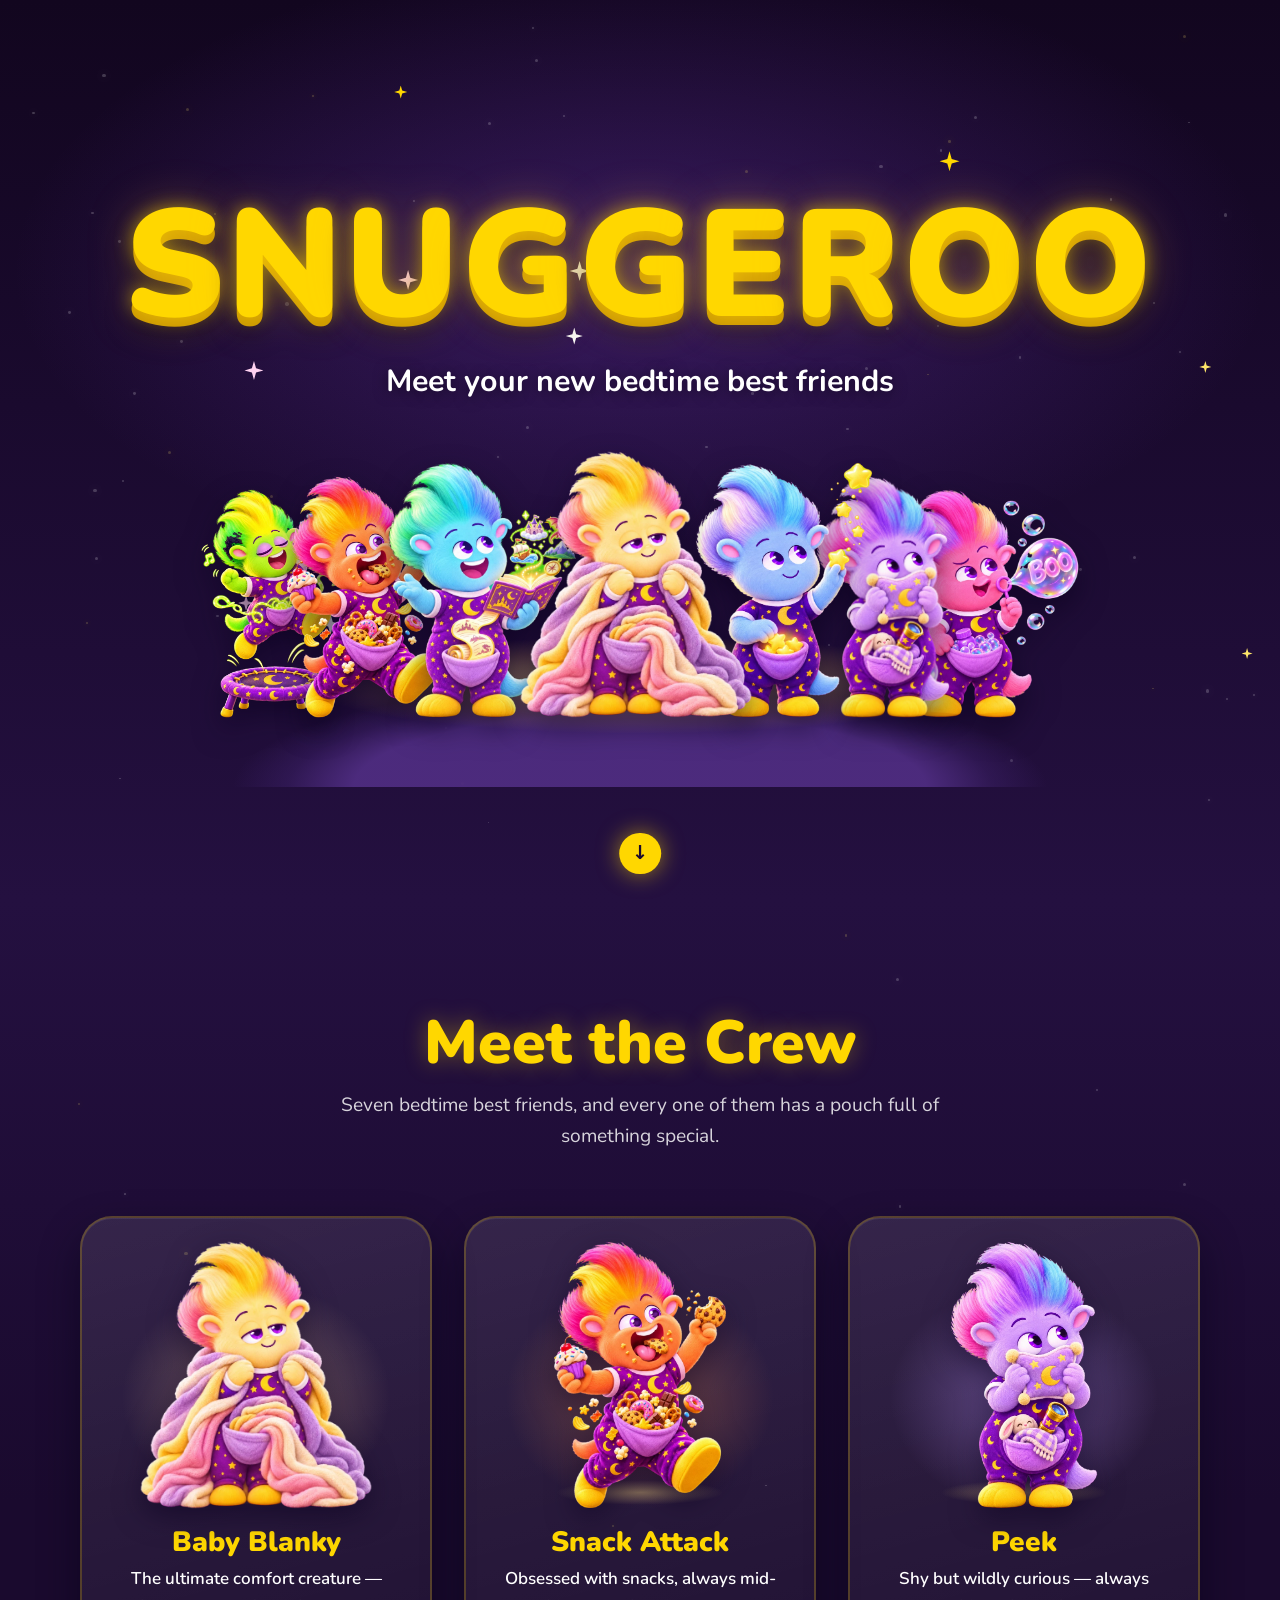
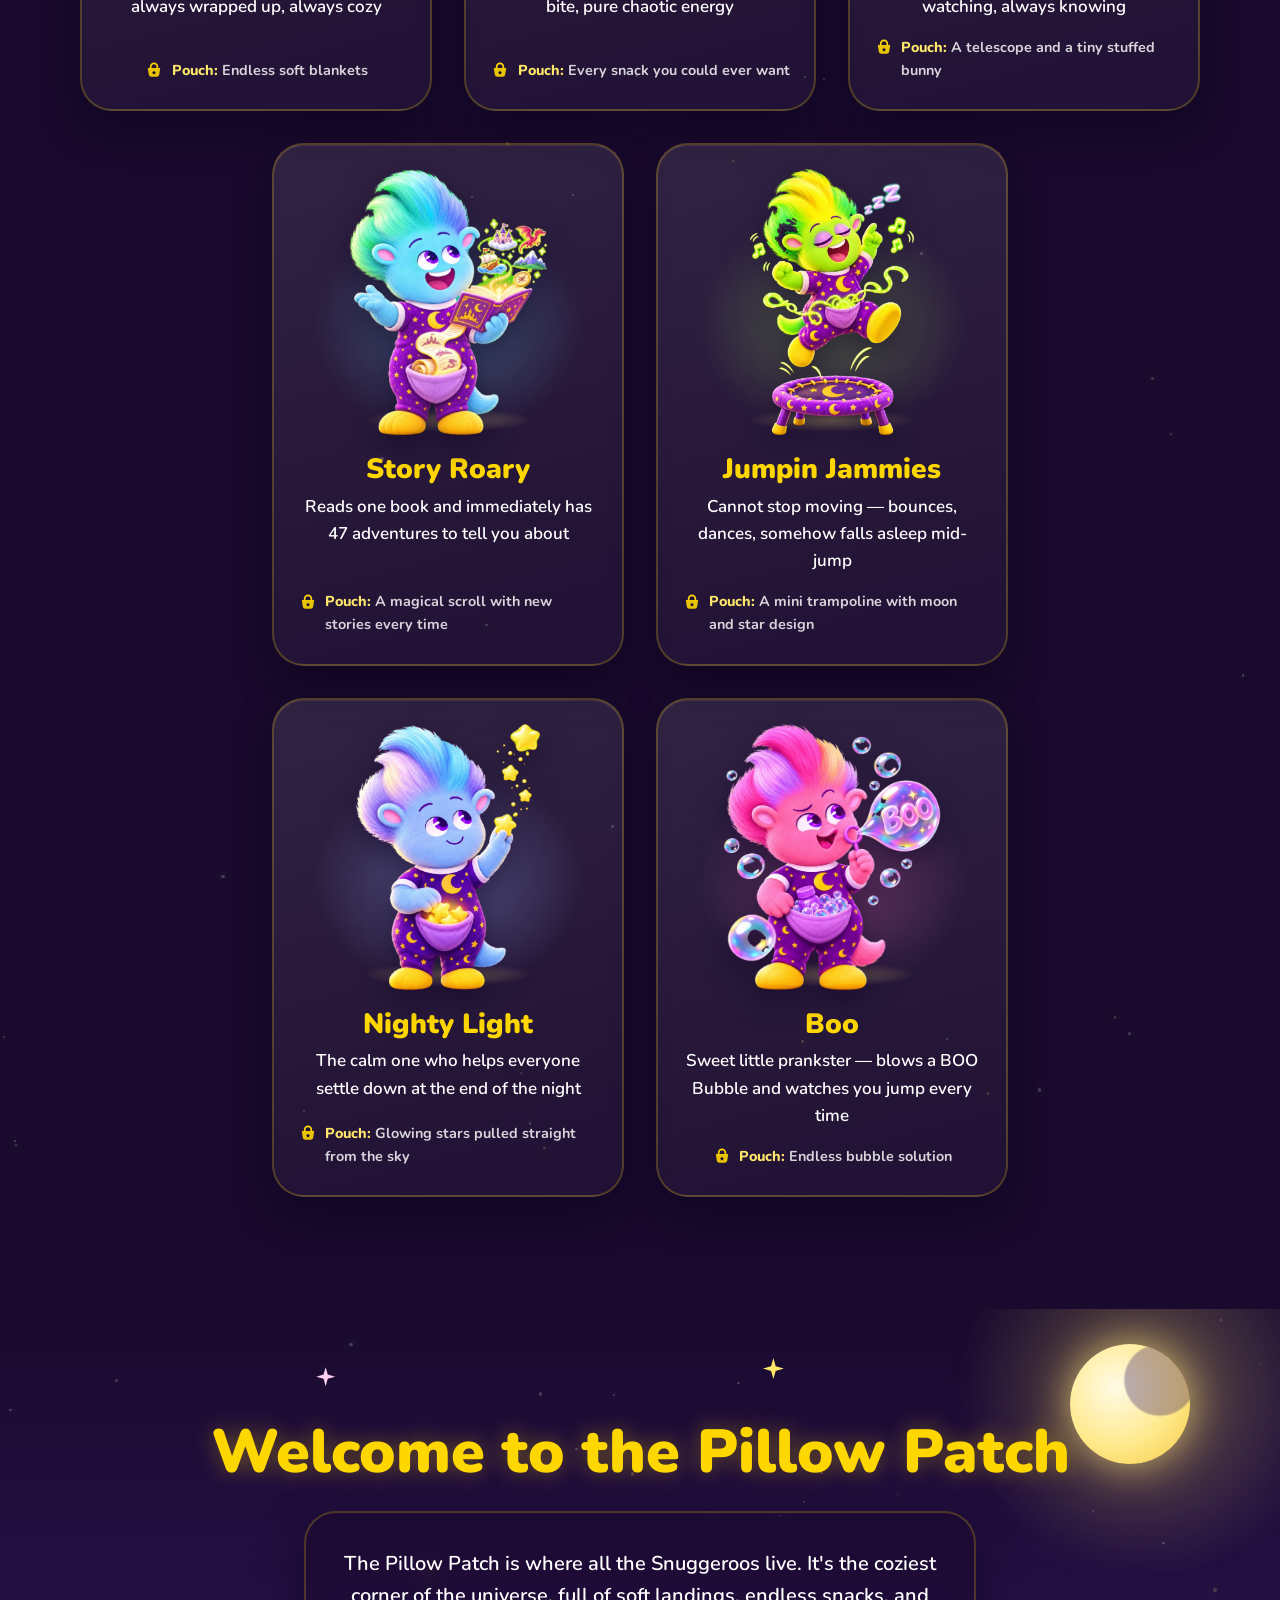
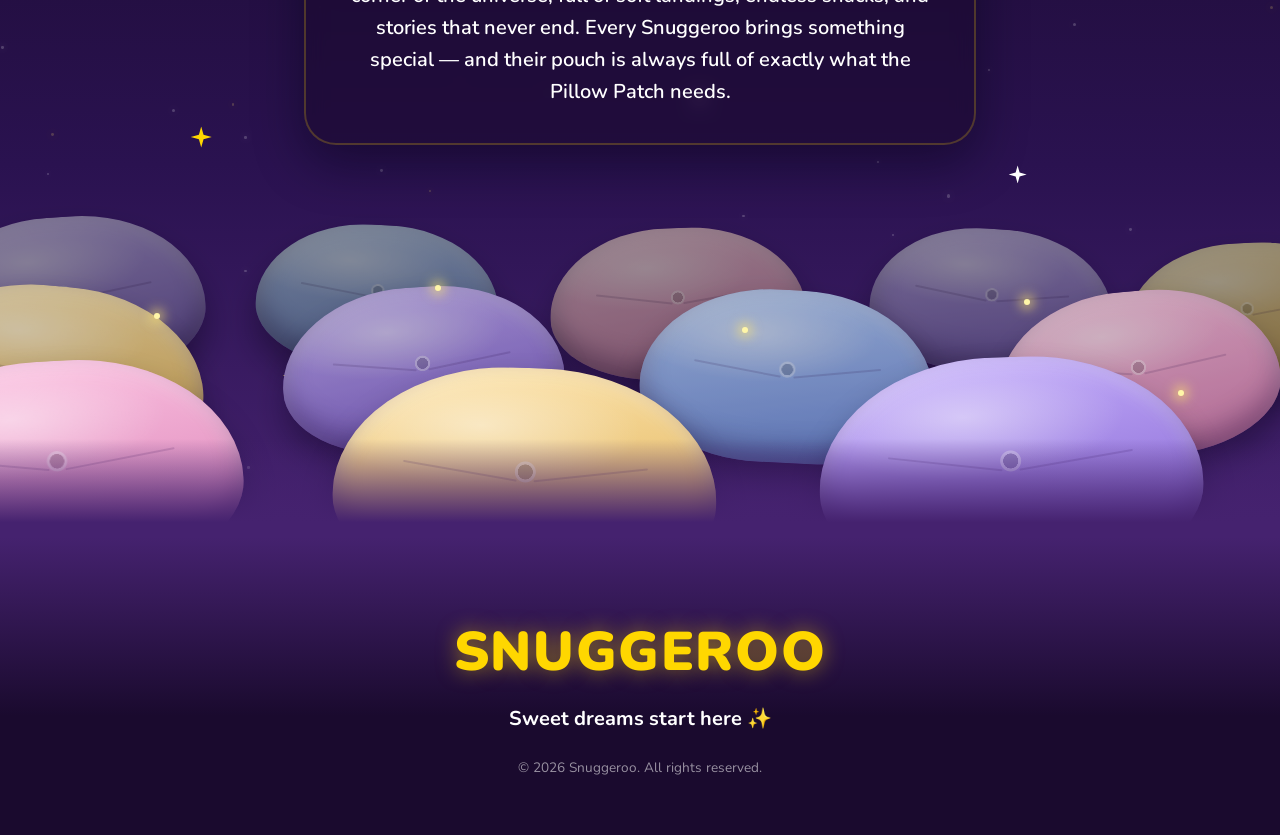
<file: index.html>
<!doctype html>
<html lang="en">
<head>
  <meta charset="utf-8">
  <meta name="viewport" content="width=device-width, initial-scale=1">
  <title>SNUGGEROO — Meet your new bedtime best friends</title>
  <meta name="description" content="Meet the Snuggeroos: seven cosy bedtime best friends from the Pillow Patch, each with a pouch full of exactly what bedtime needs.">
  <meta name="theme-color" content="#1a0a2e">
  <link rel="preconnect" href="https://fonts.googleapis.com">
  <link rel="preconnect" href="https://fonts.gstatic.com" crossorigin>
  <link href="https://fonts.googleapis.com/css2?family=Nunito:wght@400;600;700;800;900&display=swap" rel="stylesheet">
  <link rel="stylesheet" href="css/snuggeroo.css">
</head>
<body>
  <a class="skip-link" href="#crew">Skip to the characters</a>

  <!-- a little pouch icon, used on every character card -->
  <svg width="0" height="0" style="position:absolute" aria-hidden="true">
    <symbol id="pouch" viewBox="0 0 24 24">
      <path d="M4.5 9.5h15l-1.3 8.2a3 3 0 0 1-3 2.5H8.8a3 3 0 0 1-3-2.5z" fill="currentColor" opacity=".9"/>
      <path d="M8 9.5V8a4 4 0 0 1 8 0v1.5" fill="none" stroke="currentColor" stroke-width="2" stroke-linecap="round"/>
      <path d="M12 12.6l.8 1.6 1.7.2-1.3 1.2.4 1.7-1.6-.9-1.6.9.4-1.7-1.3-1.2 1.7-.2z" fill="#1a0a2e"/>
    </symbol>
  </svg>

  <main>
    <!-- 1. HERO -->
    <header class="hero">
      <div class="sky" data-stars="70" data-sparkles="14" aria-hidden="true"></div>
      <h1 class="logo" aria-label="Snuggeroo"><span style="--i:0">S</span><span style="--i:1">N</span><span style="--i:2">U</span><span style="--i:3">G</span><span style="--i:4">G</span><span style="--i:5">E</span><span style="--i:6">R</span><span style="--i:7">O</span><span style="--i:8">O</span></h1>
      <p class="tagline">Meet your new bedtime best friends</p>

      <ul class="lineup" aria-label="The seven Snuggeroos">
        <li style="--z:1"><img src="images/characters/web/jumpin-jammies.webp" width="560" height="897" alt="Jumpin Jammies" style="--s:.86;--t:3.1s;--d:-0.4s"></li>
        <li style="--z:2"><img src="images/characters/web/snack-attack.webp" width="560" height="856" alt="Snack Attack" style="--s:.91;--t:3.6s;--d:-1.2s"></li>
        <li style="--z:3"><img src="images/characters/web/story-roary.webp" width="560" height="752" alt="Story Roary" style="--s:.96;--t:3.3s;--d:-2s"></li>
        <li style="--z:4"><img src="images/characters/web/baby-blanky.webp" width="560" height="645" alt="Baby Blanky" style="--s:1;--t:3.9s;--d:-0.8s"></li>
        <li style="--z:3"><img src="images/characters/web/nighty-light.webp" width="560" height="803" alt="Nighty Light" style="--s:.96;--t:3.4s;--d:-1.6s"></li>
        <li style="--z:2"><img src="images/characters/web/peek.webp" width="560" height="1009" alt="Peek" style="--s:.91;--t:3.7s;--d:-2.4s"></li>
        <li style="--z:1"><img src="images/characters/web/boo.webp" width="560" height="687" alt="Boo" style="--s:.86;--t:3.2s;--d:-1s"></li>
      </ul>
      <div class="ground" aria-hidden="true"></div>

      <a class="scroll-hint" href="#crew" aria-label="Meet the crew">↓</a>
    </header>

    <!-- 2. MEET THE CREW -->
    <section class="section crew" id="crew" aria-labelledby="crew-title">
      <div class="sky" data-stars="40" aria-hidden="true"></div>
      <div class="wrap" style="position:relative">
        <h2 class="section-title" id="crew-title">Meet the Crew</h2>
        <p class="section-lede">Seven bedtime best friends, and every one of them has a pouch full of something special.</p>

        <ul class="crew-grid">
          <li>
            <article class="card" style="--glow:rgba(255,205,150,.38)">
              <div class="card-art"><img src="images/characters/web/baby-blanky.webp" width="560" height="645" alt="Baby Blanky, a sleepy pastel Snuggeroo wrapped in a heap of soft blankets" loading="lazy"></div>
              <h3 class="card-name">Baby Blanky</h3>
              <p class="card-desc">The ultimate comfort creature — always wrapped up, always cozy</p>
              <p class="card-pouch"><svg aria-hidden="true"><use href="#pouch"/></svg><span><b>Pouch:</b> Endless soft blankets</span></p>
            </article>
          </li>
          <li>
            <article class="card" style="--glow:rgba(255,150,80,.36)">
              <div class="card-art"><img src="images/characters/web/snack-attack.webp" width="560" height="856" alt="Snack Attack, an orange Snuggeroo mid-bite with a cookie, a cupcake and a pouch overflowing with treats" loading="lazy"></div>
              <h3 class="card-name">Snack Attack</h3>
              <p class="card-desc">Obsessed with snacks, always mid-bite, pure chaotic energy</p>
              <p class="card-pouch"><svg aria-hidden="true"><use href="#pouch"/></svg><span><b>Pouch:</b> Every snack you could ever want</span></p>
            </article>
          </li>
          <li>
            <article class="card" style="--glow:rgba(190,150,255,.4)">
              <div class="card-art"><img src="images/characters/web/peek.webp" width="560" height="1009" alt="Peek, a lavender Snuggeroo peering shyly over a little pillow, with a telescope and a tiny bunny in the pouch" loading="lazy"></div>
              <h3 class="card-name">Peek</h3>
              <p class="card-desc">Shy but wildly curious — always watching, always knowing</p>
              <p class="card-pouch"><svg aria-hidden="true"><use href="#pouch"/></svg><span><b>Pouch:</b> A telescope and a tiny stuffed bunny</span></p>
            </article>
          </li>
          <li>
            <article class="card" style="--glow:rgba(110,215,255,.34)">
              <div class="card-art"><img src="images/characters/web/story-roary.webp" width="560" height="752" alt="Story Roary, a sky-blue Snuggeroo holding open a storybook with castles and dragons spilling out" loading="lazy"></div>
              <h3 class="card-name">Story Roary</h3>
              <p class="card-desc">Reads one book and immediately has 47 adventures to tell you about</p>
              <p class="card-pouch"><svg aria-hidden="true"><use href="#pouch"/></svg><span><b>Pouch:</b> A magical scroll with new stories every time</span></p>
            </article>
          </li>
          <li>
            <article class="card" style="--glow:rgba(180,255,100,.28)">
              <div class="card-art"><img src="images/characters/web/jumpin-jammies.webp" width="560" height="897" alt="Jumpin Jammies, a lime-green Snuggeroo leaping off a little moon-and-star trampoline" loading="lazy"></div>
              <h3 class="card-name">Jumpin Jammies</h3>
              <p class="card-desc">Cannot stop moving — bounces, dances, somehow falls asleep mid-jump</p>
              <p class="card-pouch"><svg aria-hidden="true"><use href="#pouch"/></svg><span><b>Pouch:</b> A mini trampoline with moon and star design</span></p>
            </article>
          </li>
          <li>
            <article class="card" style="--glow:rgba(150,175,255,.38)">
              <div class="card-art"><img src="images/characters/web/nighty-light.webp" width="560" height="803" alt="Nighty Light, a calm periwinkle Snuggeroo holding up a glowing star, with more stars in the pouch" loading="lazy"></div>
              <h3 class="card-name">Nighty Light</h3>
              <p class="card-desc">The calm one who helps everyone settle down at the end of the night</p>
              <p class="card-pouch"><svg aria-hidden="true"><use href="#pouch"/></svg><span><b>Pouch:</b> Glowing stars pulled straight from the sky</span></p>
            </article>
          </li>
          <li>
            <article class="card" style="--glow:rgba(255,120,200,.34)">
              <div class="card-art"><img src="images/characters/web/boo.webp" width="560" height="687" alt="Boo, a pink Snuggeroo blowing a big bubble that says BOO" loading="lazy"></div>
              <h3 class="card-name">Boo</h3>
              <p class="card-desc">Sweet little prankster — blows a BOO Bubble and watches you jump every time</p>
              <p class="card-pouch"><svg aria-hidden="true"><use href="#pouch"/></svg><span><b>Pouch:</b> Endless bubble solution</span></p>
            </article>
          </li>
        </ul>
      </div>
    </section>

    <!-- 3. THE PILLOW PATCH -->
    <section class="section patch" aria-labelledby="patch-title">
      <div class="sky" data-stars="60" data-sparkles="8" aria-hidden="true"></div>
      <div class="moon" aria-hidden="true"></div>
      <div class="wrap">
        <h2 class="section-title" id="patch-title">Welcome to the Pillow Patch</h2>
        <p class="patch-copy">The Pillow Patch is where all the Snuggeroos live. It's the coziest corner of the universe, full of soft landings, endless snacks, and stories that never end. Every Snuggeroo brings something special — and their pouch is always full of exactly what the Pillow Patch needs.</p>
      </div>

      <!-- a soft landscape of plump, buttoned pillows rolling away like hills -->
      <div class="pillows" aria-hidden="true">
        <span class="pillow pillow--back" style="--x:-6%;--b:44%;--w:22%;--r:-4deg;--c1:#c9b3ff;--c2:#7d5ccc;--d:-1s"></span>
        <span class="pillow pillow--back" style="--x:20%;--b:48%;--w:19%;--r:3deg;--c1:#b9d2ff;--c2:#6a86d8;--d:-3s"></span>
        <span class="pillow pillow--back" style="--x:43%;--b:45%;--w:20%;--r:-2deg;--c1:#ffc6e4;--c2:#d77fb4;--d:-2s"></span>
        <span class="pillow pillow--back" style="--x:68%;--b:47%;--w:19%;--r:4deg;--c1:#c9b3ff;--c2:#7d5ccc;--d:-4s"></span>
        <span class="pillow pillow--back" style="--x:88%;--b:43%;--w:19%;--r:-3deg;--c1:#ffe6ad;--c2:#d9a94e;--d:-5s"></span>

        <span class="pillow pillow--mid" style="--x:-8%;--b:20%;--w:24%;--r:5deg;--c1:#ffe6ad;--c2:#d9a94e;--d:-2.5s"></span>
        <span class="pillow pillow--mid" style="--x:22%;--b:24%;--w:22%;--r:-4deg;--c1:#c9b3ff;--c2:#7d5ccc;--d:-0.5s"></span>
        <span class="pillow pillow--mid" style="--x:50%;--b:21%;--w:23%;--r:3deg;--c1:#b9d2ff;--c2:#6a86d8;--d:-3.5s"></span>
        <span class="pillow pillow--mid" style="--x:78%;--b:23%;--w:22%;--r:-5deg;--c1:#ffc6e4;--c2:#d77fb4;--d:-1.5s"></span>

        <span class="pillow" style="--x:-10%;--b:-12%;--w:29%;--r:-3deg;--c1:#ffc6e4;--c2:#d77fb4;--d:-4.5s"></span>
        <span class="pillow" style="--x:26%;--b:-16%;--w:30%;--r:2deg;--c1:#ffe6ad;--c2:#d9a94e;--d:-2s"></span>
        <span class="pillow" style="--x:64%;--b:-13%;--w:30%;--r:-2deg;--c1:#c9b3ff;--c2:#7d5ccc;--d:-3s"></span>

        <div class="fireflies">
          <span style="--x:12%;--b:62%;--t:7s;--d:-1s;--dx:30px"></span>
          <span style="--x:34%;--b:70%;--t:9s;--d:-4s;--dx:-24px"></span>
          <span style="--x:58%;--b:58%;--t:8s;--d:-2s;--dx:36px"></span>
          <span style="--x:80%;--b:66%;--t:10s;--d:-6s;--dx:-30px"></span>
          <span style="--x:92%;--b:40%;--t:7.5s;--d:-3s;--dx:-20px"></span>
        </div>
      </div>
    </section>
  </main>

  <!-- 4. FOOTER -->
  <footer class="footer">
    <p class="footer-logo">SNUGGEROO</p>
    <p class="footer-tag">Sweet dreams start here ✨</p>
    <p class="footer-small">© <span id="year">2026</span> Snuggeroo. All rights reserved.</p>
  </footer>

  <script>
    /* sprinkle twinkling stars and floating sparkles into each .sky */
    (() => {
      const rnd = (a, b) => a + Math.random() * (b - a);
      const few = window.innerWidth < 600;
      document.querySelectorAll('.sky').forEach((sky) => {
        const stars = Math.round(Number(sky.dataset.stars || 0) * (few ? 0.55 : 1));
        const sparkles = Math.round(Number(sky.dataset.sparkles || 0) * (few ? 0.6 : 1));
        for (let i = 0; i < stars; i++) {
          const s = document.createElement('span');
          s.className = Math.random() < 0.25 ? 'star star--gold' : 'star';
          s.style.cssText = `--x:${rnd(0, 100).toFixed(1)}%;--y:${rnd(0, 92).toFixed(1)}%;--s:${rnd(1.5, 3.6).toFixed(1)}px;` +
            `--t:${rnd(2.2, 5).toFixed(2)}s;--d:-${rnd(0, 5).toFixed(2)}s`;
          sky.appendChild(s);
        }
        const cols = ['#ffd700', '#ffe76a', '#ffffff', '#ffd1f0'];
        for (let i = 0; i < sparkles; i++) {
          const s = document.createElement('span');
          s.className = 'sparkle';
          s.style.cssText = `--x:${rnd(3, 97).toFixed(1)}%;--y:${rnd(4, 80).toFixed(1)}%;--s:${rnd(10, 22).toFixed(0)}px;` +
            `--c:${cols[i % cols.length]};--t:${rnd(4, 7).toFixed(2)}s;--d:-${rnd(0, 7).toFixed(2)}s`;
          sky.appendChild(s);
        }
      });
      document.getElementById('year').textContent = new Date().getFullYear();
    })();
  </script>
</body>
</html>
</file>
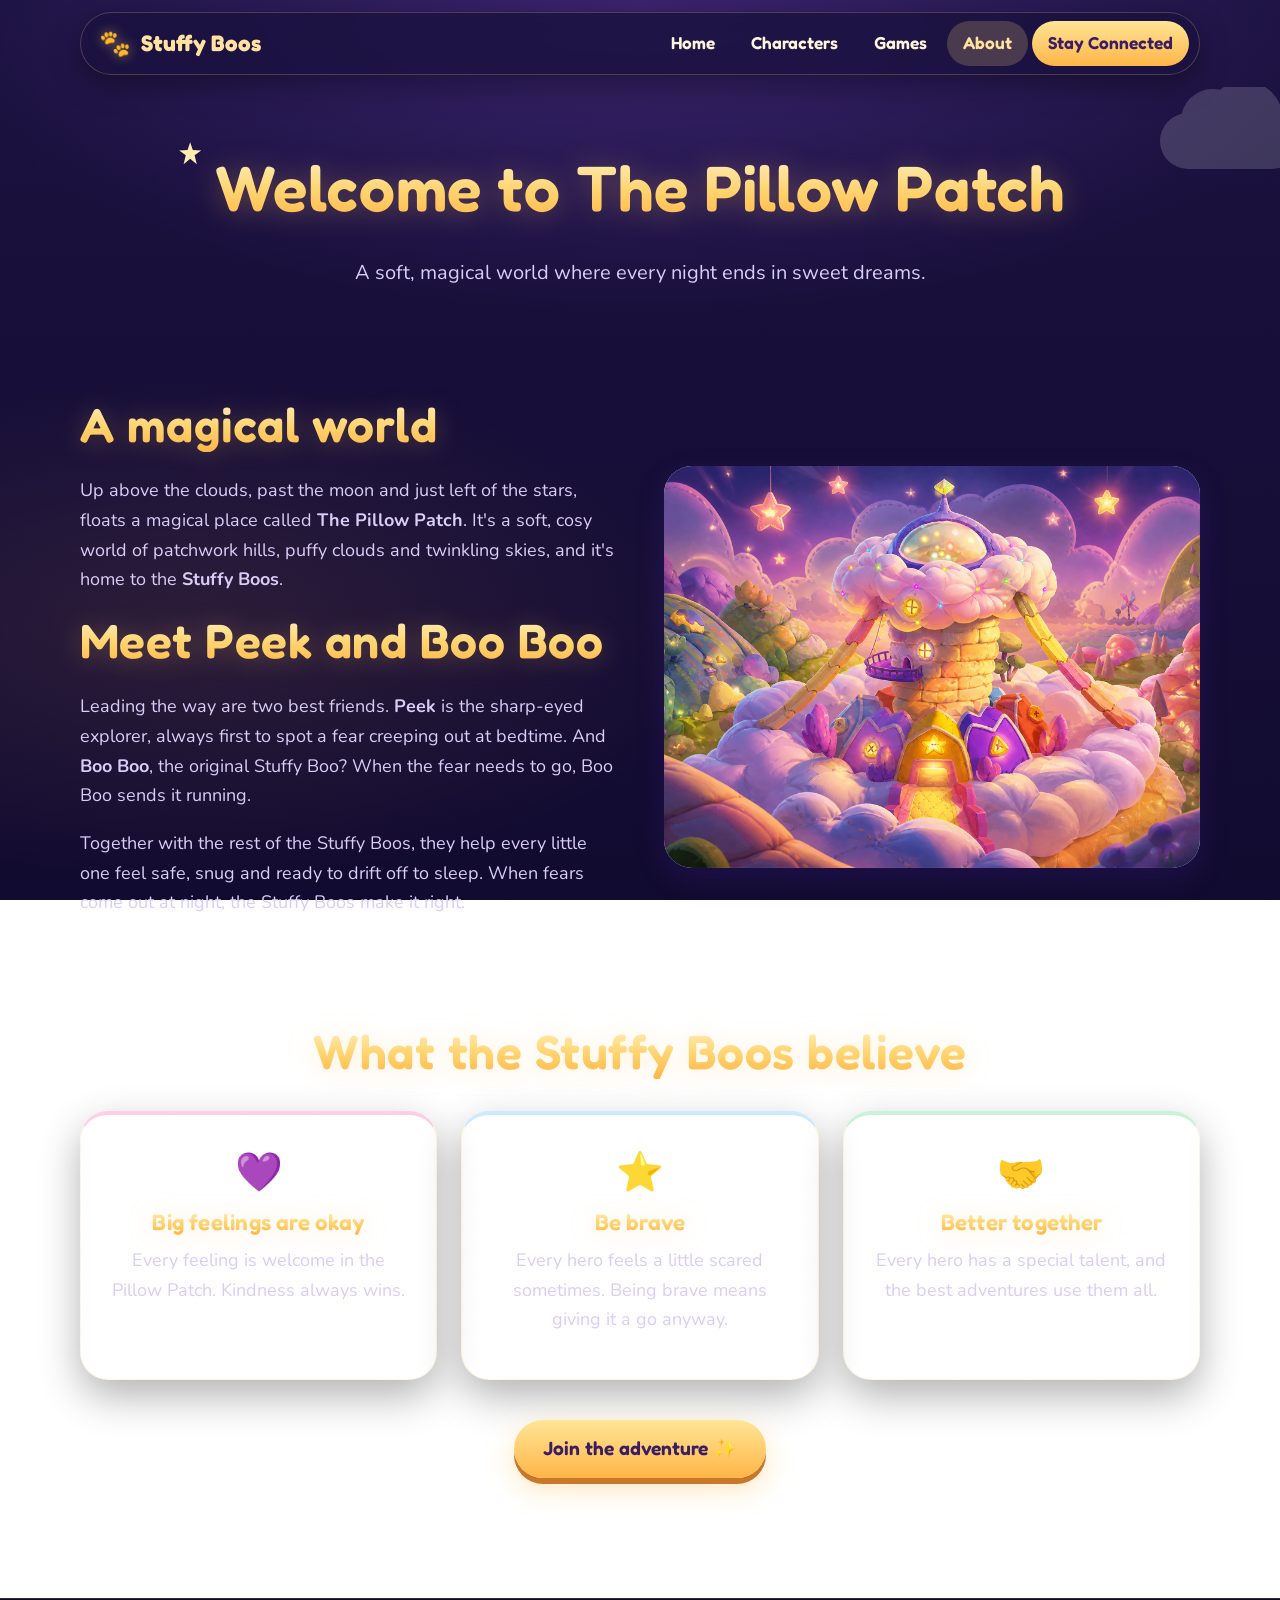
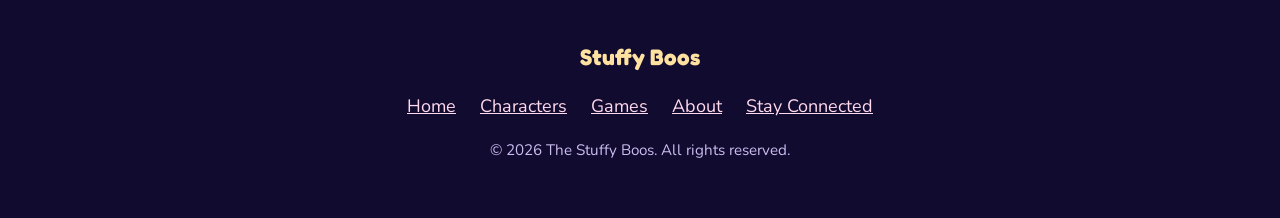
<file: about.html>
<!doctype html>
<html lang="en">
<head>
  <meta charset="utf-8">
  <meta name="viewport" content="width=device-width, initial-scale=1">
  <title>About The Pillow Patch — The Stuffy Boos</title>
  <meta name="description" content="Discover the Pillow Patch, the magical home of the Stuffy Boos, where Peek and Boo Boo chase away bedtime fears so every little one can feel safe and fall asleep. When fears come out at night, the Stuffy Boos make it right.">
  <link rel="preconnect" href="https://fonts.googleapis.com">
  <link rel="preconnect" href="https://fonts.gstatic.com" crossorigin>
  <link href="https://fonts.googleapis.com/css2?family=Fredoka:wght@400;500;600;700&family=Nunito:wght@400;600;700&display=swap" rel="stylesheet">
  <link rel="stylesheet" href="css/styles.css">
</head>
<body class="night">
  <a class="skip-link" href="#main">Skip to content</a>

  <header class="site-header">
    <div class="header-inner">
      <a class="logo" href="index.html" aria-label="The Stuffy Boos home">
        <span class="logo-mark" aria-hidden="true">🐾</span>
        Stuffy Boos
      </a>
      <button class="nav-toggle" aria-label="Menu" aria-expanded="false" aria-controls="nav">☰</button>
      <nav class="nav" id="nav" aria-label="Main">
        <a href="index.html">Home</a>
        <a href="characters.html">Characters</a>
        <a href="games.html">Games</a>
        <a href="about.html" aria-current="page">About</a>
        <a href="stay-connected.html" class="nav-cta">Stay Connected</a>
      </nav>
    </div>
  </header>

  <main id="main">
    <section class="page-head">
      <span class="cloud" style="--w:140px; top:12%; right:-20px; --t:22s"></span>
      <span class="star" style="top:25%; left:14%; --s:22px"></span>
      <div class="wrap">
        <h1>Welcome to The Pillow Patch</h1>
        <p class="lede">A soft, magical world where every night ends in sweet dreams.</p>
      </div>
    </section>

    <section class="section">
      <div class="wrap two-col">
        <div>
          <h2>A magical world</h2>
          <p>Up above the clouds, past the moon and just left of the stars, floats a magical place called <strong>The Pillow Patch</strong>. It's a soft, cosy world of patchwork hills, puffy clouds and twinkling skies, and it's home to the <strong>Stuffy Boos</strong>.</p>
          <h2>Meet Peek and Boo Boo</h2>
          <p>Leading the way are two best friends. <strong>Peek</strong> is the sharp-eyed explorer, always first to spot a fear creeping out at bedtime. And <strong>Boo Boo</strong>, the original Stuffy Boo? When the fear needs to go, Boo Boo sends it running.</p>
          <p>Together with the rest of the Stuffy Boos, they help every little one feel safe, snug and ready to drift off to sleep. When fears come out at night, the Stuffy Boos make it right.</p>
        </div>
        <div class="art-wide art">
          <img src="images/pillow-patch.png" width="1792" height="1344" alt="The Pillow Patch at dusk: the Stuffy Boos' cosy stitched tower, crowned with a fluffy cloud and a glowing dome, rising from a bed of clouds among patchwork hills under glowing stars" loading="lazy">
        </div>
      </div>
    </section>

    <section class="section" style="padding-top:0">
      <div class="wrap center">
        <h2>What the Stuffy Boos believe</h2>
        <div class="feature-grid">
          <div class="feature" style="--tint:var(--pink-soft)"><span class="emoji">💜</span><h3>Big feelings are okay</h3><p>Every feeling is welcome in the Pillow Patch. Kindness always wins.</p></div>
          <div class="feature" style="--tint:var(--blue-soft)"><span class="emoji">⭐</span><h3>Be brave</h3><p>Every hero feels a little scared sometimes. Being brave means giving it a go anyway.</p></div>
          <div class="feature" style="--tint:var(--green-soft)"><span class="emoji">🤝</span><h3>Better together</h3><p>Every hero has a special talent, and the best adventures use them all.</p></div>
        </div>
        <div style="margin-top:2.5rem">
          <a class="btn btn-pink" href="stay-connected.html">Join the adventure ✨</a>
        </div>
      </div>
    </section>
  </main>

  <footer class="site-footer">
    <div class="wrap">
      <a class="logo" href="index.html">Stuffy Boos</a>
      <nav class="footer-nav" aria-label="Footer">
        <a href="index.html">Home</a><a href="characters.html">Characters</a><a href="games.html">Games</a><a href="about.html">About</a><a href="stay-connected.html">Stay Connected</a>
      </nav>
      <p class="small" style="color:#cbbdf0">© <span data-year>2026</span> The Stuffy Boos. All rights reserved.</p>
    </div>
  </footer>

  <script src="js/main.js"></script>
</body>
</html>
</file>
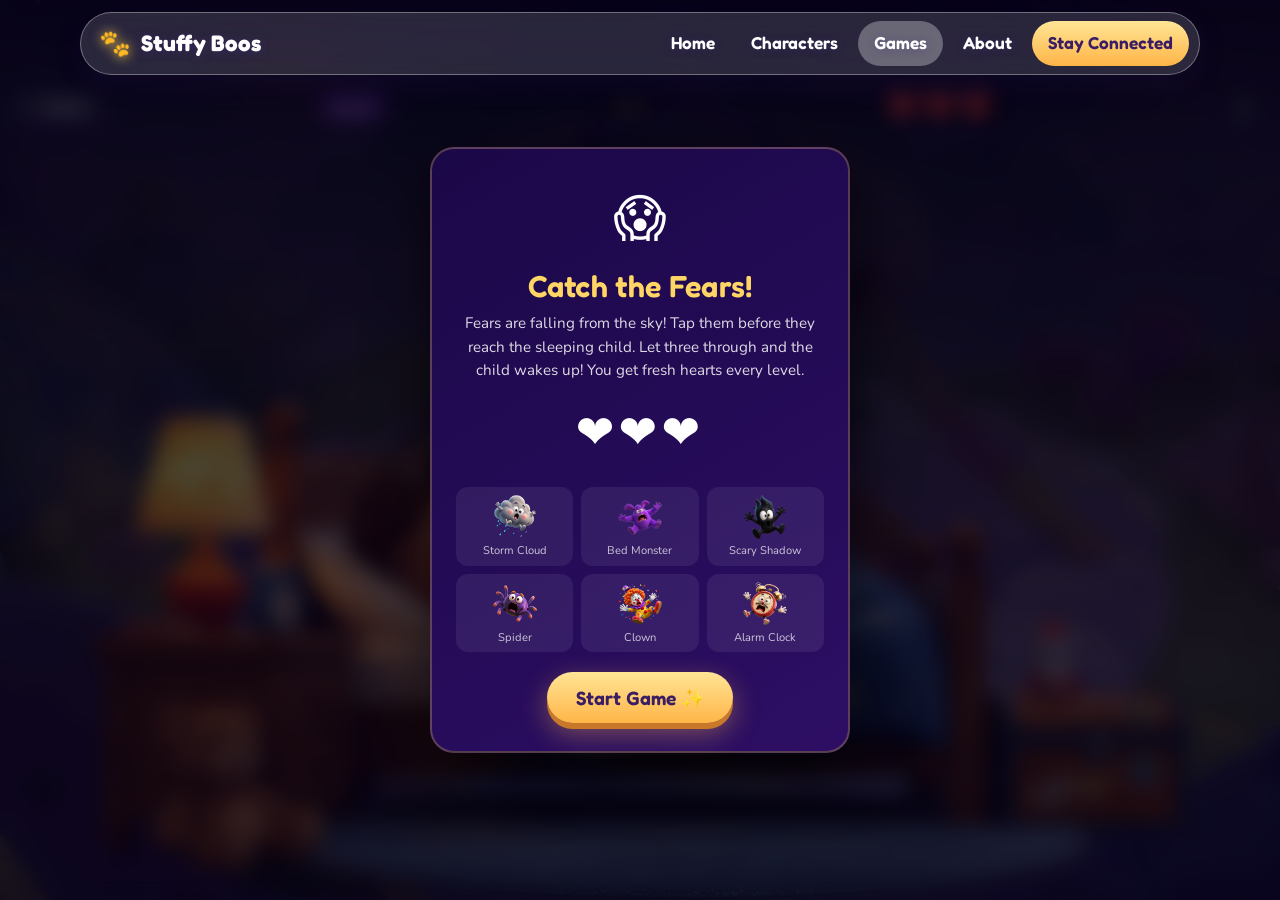
<file: catch-the-fears.html>
<!doctype html>
<html lang="en">
<head>
  <meta charset="utf-8">
  <meta name="viewport" content="width=device-width, initial-scale=1">
  <title>Catch the Fears — The Stuffy Boos</title>
  <meta name="description" content="Fears are falling from the sky! Tap them before they land on the sleeping child. Five levels of increasing danger — can you protect the child all night?">
  <link rel="preconnect" href="https://fonts.googleapis.com">
  <link rel="preconnect" href="https://fonts.gstatic.com" crossorigin>
  <link href="https://fonts.googleapis.com/css2?family=Fredoka:wght@400;600;700&family=Nunito:wght@400;600;700&display=swap" rel="stylesheet">
  <link rel="stylesheet" href="css/styles.css">
  <style>
  /* ── Game Layout ──────────────────────────────────────────── */
  body.game-page { overflow: hidden; }

  .fear-game {
    position: fixed;
    inset: 0;
    overflow: hidden;
    background: #060016;
    touch-action: none;
    user-select: none;
  }

  /* ── Night-sky background ─────────────────────────────────── */
  .fg-bg {
    position: absolute;
    inset: 0;
    background-image: url('images/pillow-patch-hq.jpg');
    background-size: cover;
    background-position: center bottom;
    opacity: .55;
    z-index: 0;
  }

  .fg-tint {
    position: absolute;
    inset: 0;
    background: linear-gradient(to bottom,
      rgba(6,0,22,.90) 0%,
      rgba(6,0,22,.55) 45%,
      rgba(6,0,22,.20) 70%,
      rgba(6,0,22,.00) 100%);
    z-index: 1;
  }

  /* ── Starfield ────────────────────────────────────────────── */
  #fg-stars {
    position: absolute;
    inset: 0;
    z-index: 2;
    pointer-events: none;
  }

  /* ── Child bed (bottom of screen) ────────────────────────── */
  .fg-child {
    position: absolute;
    bottom: 0;
    left: 50%;
    transform: translateX(-50%);
    width: 100%;
    max-width: 1100px;
    height: auto;
    z-index: 6;
    pointer-events: none;
    transition: opacity .2s;
  }

  .fg-child.shake {
    animation: childShake .55s ease-out;
  }
  @keyframes childShake {
    0%,100% { transform: translateX(-50%); }
    15%     { transform: translateX(calc(-50% - 9px)); }
    35%     { transform: translateX(calc(-50% + 9px)); }
    55%     { transform: translateX(calc(-50% - 6px)); }
    75%     { transform: translateX(calc(-50% + 4px)); }
  }

  /* ── Fear objects ─────────────────────────────────────────── */
  #fg-field {
    position: absolute;
    inset: 0;
    z-index: 8;
    pointer-events: none; /* children get events */
  }

  .fear-obj {
    position: absolute;
    cursor: pointer;
    pointer-events: auto;
    z-index: 9;
    filter: drop-shadow(0 6px 20px rgba(0,0,0,.7));
    transition: none;
    will-change: transform;
  }

  .fear-obj::after {           /* invisible tap zone a little bigger than the picture: near misses count */
    content: "";
    position: absolute;
    inset: -22px;
  }

  .fear-obj img {
    display: block;
    width: 100%;
    height: 100%;
    object-fit: contain;
    pointer-events: none;
    draggable: false;
  }

  .fear-obj.f-caught {
    animation: fCatch .42s ease-out forwards;
    pointer-events: none;
  }
  .fear-obj.f-missed {
    animation: fMiss  .3s  ease-in  forwards;
    pointer-events: none;
  }

  @keyframes fCatch {
    0%   { transform: var(--tx) scale(1) rotate(0deg); opacity:1; }
    45%  { transform: var(--tx) scale(1.65) rotate(18deg); opacity:1; }
    100% { transform: var(--tx) scale(0)  rotate(40deg); opacity:0; }
  }
  @keyframes fMiss {
    0%   { opacity:1; transform: var(--tx) scale(1); }
    100% { opacity:0; transform: var(--tx) scale(1.5); }
  }

  /* ── HUD ──────────────────────────────────────────────────── */
  .fg-hud {
    position: absolute;
    top: 4.9rem; left: 0; right: 0; /* just below the site's menu bar, which would otherwise cover it */
    z-index: 20;
    display: flex;
    align-items: center;
    justify-content: space-between;
    gap: 8px;
    padding: 10px 14px;
    pointer-events: none;
  }
  .fg-hud a,
  .fg-hud button { pointer-events: auto; }

  .hud-pill {
    font-family: 'Fredoka', sans-serif;
    font-size: .9rem;
    font-weight: 600;
    padding: 5px 12px;
    border-radius: 20px;
    border: none;
    cursor: pointer;
    display: inline-flex;
    align-items: center;
    gap: 4px;
    white-space: nowrap;
  }

  .hud-back    { background: rgba(255,255,255,.12); color: #fff; text-decoration:none; }
  .hud-level   { background: rgba(93,33,160,.75);   color: #fff; }
  .hud-score   { background: rgba(0,0,0,.45);       color: #ffd566; }
  .hud-lives   { background: rgba(0,0,0,.35);       color: #fff; letter-spacing:2px; font-size:1.75rem; line-height:1; padding:4px 12px; }
  .hud-sound   { background: rgba(0,0,0,.35);       color: #fff; font-size:1.1rem; padding: 4px 10px; }

  /* ── Overlays ─────────────────────────────────────────────── */
  .fg-overlay {
    position: absolute;
    inset: 0;
    z-index: 30;
    display: flex;
    align-items: center;
    justify-content: center;
    background: rgba(6,0,22,.72);
    backdrop-filter: blur(10px);
    -webkit-backdrop-filter: blur(10px);
  }
  .fg-overlay[hidden] { display: none; }

  .fg-card {
    background: linear-gradient(150deg, #1b0848, #2d0e64);
    border: 2px solid rgba(255,213,102,.25);
    border-radius: 24px;
    padding: 1.75rem 1.5rem;
    max-width: 420px;
    width: calc(100% - 2rem);
    text-align: center;
    color: #fff;
    box-shadow: 0 20px 60px rgba(0,0,0,.6);
  }

  .fg-card .big-icon { font-size: 3.2rem; display: block; margin-bottom: .5rem; }
  .fg-card h1, .fg-card h2 {
    font-family: 'Fredoka', sans-serif;
    font-size: 1.9rem;
    color: #ffd566;
    margin-bottom: .6rem;
    line-height: 1.1;
  }
  .fg-card p {
    font-size: .95rem;
    color: rgba(255,255,255,.85);
    line-height: 1.55;
    margin-bottom: .75rem;
  }
  .fg-card .small { font-size: .82rem; color: #c8a8ff; }

  .fg-card .level-tag {
    display: inline-block;
    font-family: 'Fredoka', sans-serif;
    font-size: .85rem;
    letter-spacing: 2px;
    text-transform: uppercase;
    color: #c8a8ff;
    margin-bottom: .35rem;
  }

  .fg-card .countdown {
    display: block;
    font-family: 'Fredoka', sans-serif;
    font-size: 4.5rem;
    color: #ffd566;
    line-height: 1;
    margin-top: .6rem;
    text-shadow: 0 0 30px rgba(255,213,102,.6);
  }

  .fg-card .lives-row {
    font-size: 2.9rem;
    letter-spacing: 4px;
    margin: .5rem 0 1rem;
  }

  /* Fear grid in start screen */
  .fear-grid {
    display: grid;
    grid-template-columns: repeat(3, 1fr);
    gap: 8px;
    margin: .75rem 0 1.25rem;
  }
  .fear-grid-item {
    background: rgba(255,255,255,.07);
    border-radius: 12px;
    padding: 8px 6px;
    display: flex;
    flex-direction: column;
    align-items: center;
    gap: 5px;
  }
  .fear-grid-item img {
    width: 44px;
    height: 44px;
    object-fit: contain;
  }
  .fear-grid-item span {
    font-size: .7rem;
    color: rgba(255,255,255,.75);
    line-height: 1.2;
  }

  /* ── Miss flash ───────────────────────────────────────────── */
  .fg-miss-flash {
    position: absolute;
    inset: 0;
    background: rgba(255,30,30,.28);
    z-index: 25;
    pointer-events: none;
    animation: missFlash .55s ease-out forwards;
  }
  @keyframes missFlash { from { opacity:1; } to { opacity:0; } }

  /* ── Catch sparkle ────────────────────────────────────────── */
  .fg-sparkle {
    position: absolute;
    pointer-events: none;
    z-index: 18;
    font-size: 1.8rem;
    animation: sparkleUp .75s ease-out forwards;
    transform-origin: 50% 50%;
  }
  @keyframes sparkleUp {
    0%   { transform: translate(-50%,-50%) scale(.4); opacity:1; }
    100% { transform: translate(-50%,-230%) scale(1.3); opacity:0; }
  }

  /* ── Score pop ────────────────────────────────────────────── */
  .fg-score-pop {
    position: absolute;
    pointer-events: none;
    z-index: 18;
    font-family: 'Fredoka', sans-serif;
    font-size: 1.4rem;
    font-weight: 700;
    color: #ffd566;
    text-shadow: 0 2px 8px rgba(0,0,0,.7);
    animation: scorePop .7s ease-out forwards;
    transform-origin: 50% 50%;
    white-space: nowrap;
  }
  @keyframes scorePop {
    0%   { transform: translate(-50%,-50%) scale(.6); opacity:1; }
    50%  { transform: translate(-50%,-100%) scale(1.1); opacity:1; }
    100% { transform: translate(-50%,-180%) scale(.9); opacity:0; }
  }

  /* ── Child's speech bubble ────────────────────────────────── */
  .fg-say {
    position: absolute;
    z-index: 12;
    pointer-events: none;
    max-width: min(240px, 60vw);
    padding: 9px 14px;
    border-radius: 18px;
    background: #fff;
    color: #2b1a4a;
    font-family: 'Fredoka', sans-serif;
    font-weight: 600;
    font-size: clamp(.95rem, 2.4vw, 1.2rem);
    line-height: 1.25;
    box-shadow: 0 8px 24px rgba(0,0,0,.45);
    transform: translate(-30%, -100%) scale(.6);
    transform-origin: 30% 100%;
    opacity: 0;
    transition: opacity .2s, transform .25s cubic-bezier(.3,1.6,.5,1);
  }
  .fg-say::after {            /* little tail pointing down at the child */
    content: "";
    position: absolute;
    left: 26%;
    bottom: -8px;
    width: 16px; height: 16px;
    background: inherit;
    transform: rotate(45deg);
  }
  .fg-say.on { opacity: 1; transform: translate(-30%, -100%) scale(1); }
  .fg-say.worried { background: #ffe1e6; color: #7a1030; }

  /* ── Responsive tweaks ────────────────────────────────────── */
  @media (max-width: 480px) {
    .fg-card h1, .fg-card h2 { font-size: 1.55rem; }
    .fear-grid { grid-template-columns: repeat(3,1fr); }
    .hud-lives { font-size: 1.45rem; padding: 3px 9px; }
  }
  </style>
</head>
<body class="home game-page night">
  <a class="skip-link" href="#main">Skip to content</a>

  <header class="site-header">
    <div class="header-inner">
      <a class="logo" href="index.html" aria-label="The Stuffy Boos home">
        <span class="logo-mark" aria-hidden="true">🐾</span>
        Stuffy Boos
      </a>
      <button class="nav-toggle" aria-label="Menu" aria-expanded="false" aria-controls="nav">☰</button>
      <nav class="nav" id="nav" aria-label="Main">
        <a href="index.html">Home</a>
        <a href="characters.html">Characters</a>
        <a href="games.html" aria-current="page">Games</a>
        <a href="about.html">About</a>
        <a href="stay-connected.html" class="nav-cta">Stay Connected</a>
      </nav>
    </div>
  </header>

  <main id="main">
    <div class="fear-game" id="fg" aria-label="Catch the Fears game">

      <!-- Background -->
      <div class="fg-bg" aria-hidden="true"></div>
      <div class="fg-tint" aria-hidden="true"></div>
      <canvas id="fg-stars" aria-hidden="true"></canvas>

      <!-- Falling fears land here -->
      <div id="fg-field" aria-hidden="true"></div>

      <!-- Sleeping child -->
      <img class="fg-child" id="fg-child"
           src="images/fears-game/child1.webp"
           alt="" aria-hidden="true">

      <!-- The child's speech bubble (reactions) -->
      <div class="fg-say" id="fg-say" role="status" aria-live="polite"></div>

      <!-- HUD -->
      <div class="fg-hud" id="fg-hud">
        <a class="hud-pill hud-back" href="games.html">← <span class="hide-sm">Games</span></a>
        <span class="hud-pill hud-level" id="hud-level">Level 1</span>
        <span class="hud-pill hud-score" id="hud-score">0 / 8</span>
        <span class="hud-pill hud-lives" id="hud-lives">❤️❤️❤️</span>
        <button class="hud-pill hud-sound" id="hud-sound" type="button" aria-pressed="false" aria-label="Sound on. Tap to mute">🔊</button>
      </div>

      <!-- ── START SCREEN ─────────────────────────────────── -->
      <div class="fg-overlay" id="ov-start">
        <div class="fg-card">
          <span class="big-icon">😱</span>
          <h1>Catch the Fears!</h1>
          <p>Fears are falling from the sky! Tap them before they reach the sleeping child. Let three through and the child wakes up! You get fresh hearts every level.</p>
          <div class="lives-row">❤️❤️❤️</div>
          <div class="fear-grid" id="start-grid">
            <!-- populated by JS -->
          </div>
          <button class="btn btn-pink" id="btn-start" type="button">Start Game ✨</button>
        </div>
      </div>

      <!-- ── LEVEL INTRO ──────────────────────────────────── -->
      <div class="fg-overlay" id="ov-level" hidden>
        <div class="fg-card">
          <span class="level-tag" id="lv-tag">Level 1</span>
          <h2 id="lv-goal">Catch 8 Fears!</h2>
          <p id="lv-tip"></p>
          <span class="countdown" id="lv-count" aria-live="polite">3</span>
        </div>
      </div>

      <!-- ── LEVEL PASS ───────────────────────────────────── -->
      <div class="fg-overlay" id="ov-pass" hidden>
        <div class="fg-card" role="status" aria-live="polite">
          <span class="big-icon">⭐</span>
          <h2>Level Complete!</h2>
          <p>You caught <strong id="pass-n">0</strong> fears and kept the child safe!</p>
          <button class="btn btn-pink" id="btn-next" type="button">Next Level ➜</button>
        </div>
      </div>

      <!-- ── GAME OVER ────────────────────────────────────── -->
      <div class="fg-overlay" id="ov-over" hidden>
        <div class="fg-card" role="status" aria-live="polite">
          <span class="big-icon">😨</span>
          <h2>The Child Woke Up!</h2>
          <p>Too many fears got through. You made it to <strong id="go-lvl">Level 1</strong> and caught <strong id="go-n">0</strong> fears total.</p>
          <button class="btn btn-pink" id="btn-retry" type="button">Try Again</button>
        </div>
      </div>

      <!-- ── WIN ─────────────────────────────────────────── -->
      <div class="fg-overlay" id="ov-win" hidden>
        <div class="fg-card" role="status" aria-live="polite">
          <span class="big-icon">🌟</span>
          <h2>You're a Stuffy Boos Hero!</h2>
          <p>You caught every fear and kept the child safe all night!</p>
          <p class="small"><strong id="win-total">0</strong> fears caught across all 5 levels</p>
          <button class="btn btn-pink" id="btn-replay" type="button">Play Again 🌟</button>
        </div>
      </div>

    </div><!-- /fear-game -->
  </main>

  <script src="js/main.js"></script>
  <script>
  /* ═══════════════════════════════════════════════════════════════
     CATCH THE FEARS — Game Engine
  ═══════════════════════════════════════════════════════════════ */

  // ── Config ─────────────────────────────────────────────────────
  const FEARS = [
    { id:'storm',       src:'images/fears-game/storm-fall.webp',       label:'Storm Cloud' },
    { id:'bed-monster', src:'images/fears-game/bed-monster-fall.webp', label:'Bed Monster' },
    { id:'shadow',      src:'images/fears-game/shadow-fall.webp',      label:'Scary Shadow' },
    { id:'spider',      src:'images/fears-game/spider-fall.webp',      label:'Spider' },
    { id:'clown',       src:'images/fears-game/clown-fall.webp',       label:'Clown' },
    { id:'alarm',       src:'images/fears-game/alarm-fall.webp',       label:'Alarm Clock' },
  ];

  // Child state images: index 0 = peaceful (3 lives), 3 = scared/awake (0 lives)
  const CHILD_IMGS = [
    'images/fears-game/child1.webp',
    'images/fears-game/child2.webp',
    'images/fears-game/child3.webp',
    'images/fears-game/child4.webp',
  ];

  const LEVELS = [
    // Gentle enough for little ones: slow falls, never too many at once, short goals
    { num:1, goal:6,  concurrent:2, fallMs:4600, spawnMs:1600, tip:'Here they come — tap them before they reach the bed!' },
    { num:2, goal:8,  concurrent:2, fallMs:4200, spawnMs:1450, tip:'Watch out — some of them wiggle!' },
    { num:3, goal:10, concurrent:2, fallMs:3800, spawnMs:1300, tip:'You\'re doing great! Keep tapping!' },
    { num:4, goal:12, concurrent:3, fallMs:3400, spawnMs:1200, tip:'Three fears at once now. You can do it!' },
    { num:5, goal:15, concurrent:3, fallMs:3100, spawnMs:1100, tip:'Last level! Keep the child safe all night!' },
  ];

  // ── State ───────────────────────────────────────────────────────
  let lives       = 3;
  let lvIdx       = 0;    // current LEVELS index
  let caught      = 0;    // caught this level
  let totalCaught = 0;
  let active      = [];   // currently falling fear objects
  let spawnTmr    = null;
  let running     = false;

  // ── DOM ─────────────────────────────────────────────────────────
  const fg        = document.getElementById('fg');
  const field     = document.getElementById('fg-field');
  const childImg  = document.getElementById('fg-child');
  const hudLvl    = document.getElementById('hud-level');
  const hudSco    = document.getElementById('hud-score');
  const hudLiv    = document.getElementById('hud-lives');

  const ovStart  = document.getElementById('ov-start');
  const ovLevel  = document.getElementById('ov-level');
  const ovPass   = document.getElementById('ov-pass');
  const ovOver   = document.getElementById('ov-over');
  const ovWin    = document.getElementById('ov-win');

  // ── Preload images ──────────────────────────────────────────────
  [...CHILD_IMGS, ...FEARS.map(f=>f.src)].forEach(src => {
    const img = new Image(); img.src = src;
  });

  // ── Fear legend grid ────────────────────────────────────────────
  const grid = document.getElementById('start-grid');
  FEARS.forEach(f => {
    const div = document.createElement('div');
    div.className = 'fear-grid-item';
    div.innerHTML = `<img src="${f.src}" alt=""><span>${f.label}</span>`;
    grid.appendChild(div);
  });

  // ── Landing Y ──────────────────────────────────────────────────
  // Dynamically calculated once child image loads (top of the bed).
  let landingY = null;

  function calcLanding() {
    const aRect = fg.getBoundingClientRect();
    const cRect = childImg.getBoundingClientRect();
    // Top of the visible bed is roughly 22% down the child image
    landingY = (cRect.top - aRect.top) + cRect.height * 0.22;
    // Clamp: never past 75% of screen height
    landingY = Math.min(landingY, aRect.height * 0.75);
  }

  // The bed itself (headboard to footboard) runs from about 16% to 81% across the
  // child image; the nightstand and toy chest sit either side of it. Fears only
  // fall within this strip, measured fresh each time so it follows the layout.
  const BED_LEFT = 0.17, BED_RIGHT = 0.80;
  function bedBounds() {
    const aRect = fg.getBoundingClientRect();
    const cRect = childImg.getBoundingClientRect();
    const left  = cRect.left - aRect.left;
    return { left: left + cRect.width * BED_LEFT, right: left + cRect.width * BED_RIGHT };
  }

  childImg.addEventListener('load', calcLanding, { once: true });
  window.addEventListener('resize', calcLanding);

  // ── HUD helpers ─────────────────────────────────────────────────
  function updateHUD() {
    const lvl = LEVELS[lvIdx];
    hudLvl.textContent = `Level ${lvl.num}`;
    hudSco.textContent = `${caught} / ${lvl.goal}`;
    hudLiv.textContent = '❤️'.repeat(lives) + '🖤'.repeat(3 - lives);
  }

  function setChildState() {
    const idx = Math.max(0, Math.min(3, 3 - lives));
    childImg.src = CHILD_IMGS[idx];
  }

  // ── Spawn ────────────────────────────────────────────────────────
  function scheduleSpawn() {
    if (!running) return;
    const lvl  = LEVELS[lvIdx];
    const cnt  = active.length;
    if (cnt < lvl.concurrent) spawnFear();
    const jitter = (Math.random() - .5) * 350;
    spawnTmr = setTimeout(scheduleSpawn, lvl.spawnMs + jitter);
  }

  function spawnFear() {
    const lvl     = LEVELS[lvIdx];
    const fearDef = FEARS[Math.floor(Math.random() * FEARS.length)];
    const aW      = fg.offsetWidth;
    const bed     = bedBounds();
    const bedW    = bed.right - bed.left;
    // big enough to spot and tap easily, but never wider than half the bed
    const sz      = Math.round(Math.min(clamp(aW * 0.15, 95, 150), bedW * 0.5));
    const minX    = bed.left, maxX = bed.left + Math.max(0, bedW - sz);
    const x       = rnd(minX, maxX);

    // Each fear takes its own way down: a gentle drift across the bed, a zig-zag,
    // or a big swooping curve. It always stays over the bed and lands on it.
    const style = pickLine(['drift', 'zigzag', 'swoop']);
    const path = {
      x1: rnd(minX, maxX),                                   // where it ends up
      minX, maxX,
      amp: style === 'zigzag' ? rnd(0.05, 0.09) * bedW
         : style === 'swoop'  ? rnd(0.12, 0.20) * bedW * (Math.random() < .5 ? -1 : 1)
         :                      rnd(0.02, 0.04) * bedW,
      waves: style === 'zigzag' ? rnd(1.4, 2.2) : rnd(0.8, 1.2),
      phase: Math.random() * Math.PI * 2,
      style,
    };

    const el = document.createElement('div');
    el.className = 'fear-obj';
    el.style.cssText = `width:${sz}px; height:${sz}px; left:${x}px; top:${-sz * 1.3}px; --tx:translateX(0)`;
    el.innerHTML = `<img src="${fearDef.src}" alt="${fearDef.label}" draggable="false">`;
    field.appendChild(el);

    const obj = {
      el,
      x,
      sz,
      path,
      prevX: x,
      tilt: 0,
      startT: performance.now(),
      fallMs: lvl.fallMs + (Math.random() - .5) * 300,
      caught: false,
      missed: false,
      raf: null,
    };
    active.push(obj);

    el.addEventListener('pointerdown', e => { e.preventDefault(); tap(obj); }, { passive: false, once: true });
    animObj(obj);
    SFX.whoosh();
  }

  function animObj(obj) {
    if (!obj.el.isConnected) return;

    function tick(now) {
      if (obj.caught || obj.missed) return;
      if (hiddenAt !== null) { obj.raf = requestAnimationFrame(tick); return; } // paused: stay put
      const lY = landingY ?? fg.offsetHeight * 0.62;

      const elapsed  = now - obj.startT;
      const progress = Math.min(elapsed / obj.fallMs, 1);

      // Ease-in fall (gravity feel)
      const ease = progress * progress;
      const startY = -(obj.sz * 1.3);
      const y = startY + (lY - startY) * ease;

      // Sideways path: ease from start to end, plus the fear's own wiggle or swoop
      const pth   = obj.path;
      const along = progress * progress * (3 - 2 * progress);
      const extra = pth.style === 'swoop'
        ? pth.amp * Math.sin(Math.PI * progress)                         // one big arc
        : pth.amp * Math.sin(2 * Math.PI * pth.waves * progress + pth.phase) * (1 - progress * 0.5);
      const xNow  = clamp(obj.x + (pth.x1 - obj.x) * along + extra, pth.minX, pth.maxX);
      // lean into the direction it's moving
      obj.tilt += (clamp((xNow - obj.prevX) * 3, -24, 24) - obj.tilt) * 0.15;
      obj.prevX = xNow;

      const t = `translate(${xNow - obj.x}px, ${y - startY}px) rotate(${obj.tilt.toFixed(1)}deg)`;
      obj.el.style.transform = t;
      obj.el.style.setProperty('--tx', t);

      if (progress >= 1) { miss(obj); return; }
      obj.raf = requestAnimationFrame(tick);
    }
    obj.raf = requestAnimationFrame(tick);
  }

  // ── Tap ──────────────────────────────────────────────────────────
  function tap(obj) {
    if (obj.caught || obj.missed) return;
    obj.caught = true;
    cancelAnimationFrame(obj.raf);
    active = active.filter(o => o !== obj);

    obj.el.classList.add('f-caught');
    const rect = obj.el.getBoundingClientRect();
    const aRect = fg.getBoundingClientRect();
    const cx = rect.left - aRect.left + rect.width  / 2;
    const cy = rect.top  - aRect.top  + rect.height / 2;
    addSparkle(cx, cy);
    addScorePop(cx, cy - 20);

    setTimeout(() => obj.el.remove(), 420);

    caught++;
    totalCaught++;
    updateHUD();
    SFX.catch();
    if (caught < LEVELS[lvIdx].goal) maybeSay(CALM);

    if (caught >= LEVELS[lvIdx].goal) {
      levelDone();
    }
  }

  // ── Miss ─────────────────────────────────────────────────────────
  function miss(obj) {
    if (obj.caught || obj.missed) return;
    obj.missed = true;
    cancelAnimationFrame(obj.raf);
    active = active.filter(o => o !== obj);

    obj.el.classList.add('f-missed');
    setTimeout(() => obj.el.remove(), 300);

    lives = Math.max(0, lives - 1);
    updateHUD();
    setChildState();
    flashMiss();
    shakeChild();
    SFX.miss();
    say(pickLine(WORRIED[lives]), lives > 0 ? 2000 : 2600, true);

    if (lives <= 0) { gameOver(); }
  }

  // ── Level done ───────────────────────────────────────────────────
  function levelDone() {
    running = false;
    clearTimeout(spawnTmr);
    killActive();

    say(pickLine(THANKS), 1600);
    if (lvIdx >= LEVELS.length - 1) {
      SFX.win();
      setTimeout(() => {
        document.getElementById('win-total').textContent = `${totalCaught} fears`;
        ovWin.hidden = false;
      }, 500);
    } else {
      SFX.pass();
      setTimeout(() => {
        document.getElementById('pass-n').textContent = caught;
        ovPass.hidden = false;
      }, 500);
    }
  }

  // ── Game over ────────────────────────────────────────────────────
  function gameOver() {
    running = false;
    clearTimeout(spawnTmr);
    killActive();
    childImg.src = CHILD_IMGS[3]; // scared/awake
    SFX.over();

    setTimeout(() => {
      document.getElementById('go-lvl').textContent = `Level ${LEVELS[lvIdx].num}`;
      document.getElementById('go-n').textContent   = `${totalCaught} fears`;
      ovOver.hidden = false;
    }, 700);
  }

  function killActive() {
    active.forEach(o => { cancelAnimationFrame(o.raf); o.el.remove(); });
    active = [];
  }

  // ── Start level ──────────────────────────────────────────────────
  function startLevel() {
    caught = 0;
    lives = 3;            // every level starts with full hearts and a sleeping child
    running = false;
    killActive();
    setChildState();
    updateHUD();

    const lvl = LEVELS[lvIdx];
    document.getElementById('lv-tag').textContent  = `Level ${lvl.num}`;
    document.getElementById('lv-goal').textContent = `Catch ${lvl.goal} Fears!`;
    document.getElementById('lv-tip').textContent  = lvl.tip;
    ovLevel.hidden = false;

    let n = 3;
    const cEl = document.getElementById('lv-count');
    cEl.textContent = n;
    SFX.count();

    const iv = setInterval(() => {
      n--;
      if (n <= 0) {
        clearInterval(iv);
        SFX.go();
        ovLevel.hidden = true;
        if (!landingY) calcLanding();
        running = true;
        say(pickLine(BEDTIME), 1800);
        scheduleSpawn();
      } else {
        cEl.textContent = n;
        SFX.count();
      }
    }, 1000);
  }

  // ── Buttons ──────────────────────────────────────────────────────
  document.getElementById('btn-start').addEventListener('click', () => {
    sndInit();
    ovStart.hidden = true;
    lives = 3; lvIdx = 0; totalCaught = 0;
    setChildState(); updateHUD();
    startLevel();
  });

  document.getElementById('btn-next').addEventListener('click', () => {
    sndInit();
    ovPass.hidden = true;
    lvIdx++;
    startLevel();
  });

  document.getElementById('btn-retry').addEventListener('click', () => {
    sndInit();
    ovOver.hidden = true;
    lives = 3; lvIdx = 0; totalCaught = 0;
    setChildState(); updateHUD();
    startLevel();
  });

  document.getElementById('btn-replay').addEventListener('click', () => {
    sndInit();
    ovWin.hidden = true;
    lives = 3; lvIdx = 0; totalCaught = 0;
    setChildState(); updateHUD();
    startLevel();
  });

  // ── Sound (all synthesised with Web Audio, no files) ───────────────
  let sndCtx = null;
  let muted  = false;
  const soundBtn = document.getElementById('hud-sound');

  function sndInit() {
    const AC = window.AudioContext || window.webkitAudioContext;
    if (!AC) return;
    if (!sndCtx) sndCtx = new AC();
    if (sndCtx.state === 'suspended') sndCtx.resume();
    startLullaby();
  }
  // one soft note: frequency, start (seconds from now or an absolute time), length, volume
  function tone(freq, at, dur, vol, type = 'triangle', slideTo = 0, absolute = false) {
    if (!sndCtx || muted) return;
    const t = absolute ? at : sndCtx.currentTime + at;
    const osc = sndCtx.createOscillator(), gain = sndCtx.createGain();
    osc.type = type;
    osc.frequency.setValueAtTime(freq, t);
    if (slideTo) osc.frequency.exponentialRampToValueAtTime(slideTo, t + dur);
    gain.gain.setValueAtTime(0.0001, t);
    gain.gain.linearRampToValueAtTime(vol, t + 0.015);
    gain.gain.exponentialRampToValueAtTime(0.0001, t + dur);
    osc.connect(gain).connect(sndCtx.destination);
    osc.start(t); osc.stop(t + dur + 0.05);
  }
  // a short breath of filtered noise, for the whoosh of a fear swooping in
  function noise(dur, vol, from, to) {
    if (!sndCtx || muted) return;
    const len = Math.floor(sndCtx.sampleRate * dur);
    const buf = sndCtx.createBuffer(1, len, sndCtx.sampleRate);
    const d = buf.getChannelData(0);
    for (let i = 0; i < len; i++) d[i] = (Math.random() * 2 - 1) * Math.sin(Math.PI * i / len);
    const src = sndCtx.createBufferSource(), bp = sndCtx.createBiquadFilter(), g = sndCtx.createGain();
    bp.type = 'bandpass'; bp.Q.value = 1.2;
    bp.frequency.setValueAtTime(from, sndCtx.currentTime);
    bp.frequency.exponentialRampToValueAtTime(to, sndCtx.currentTime + dur);
    g.gain.value = vol;
    src.buffer = buf; src.connect(bp).connect(g).connect(sndCtx.destination); src.start();
  }
  const NOTES = [523.25, 587.33, 659.25, 783.99, 880]; // C major pentatonic: always sounds happy
  const SFX = {
    whoosh: () => noise(0.45, 0.10, 1400, 380),
    catch() { const f = pickLine(NOTES); tone(f, 0, .25, .13); tone(f * 1.5, .06, .3, .10); tone(f * 3, .06, .2, .03, 'sine'); },
    miss()  { tone(196, 0, .35, .2, 'sine', 98); tone(155.56, .1, .5, .12, 'triangle', 92); },
    count() { tone(659.25, 0, .15, .09); },
    go()    { tone(1046.5, 0, .35, .1); tone(1318.5, .05, .35, .06); },
    pass()  { [523.25, 659.25, 783.99, 1046.5].forEach((f, i) => { tone(f, i * .12, .45, .11); tone(f * 2, i * .12, .25, .03, 'sine'); }); },
    win()   { [523.25, 659.25, 783.99, 1046.5, 783.99, 1046.5, 1318.5].forEach((f, i) => { const at = i * .13 + (i > 3 ? .12 : 0); tone(f, at, i === 6 ? 1.1 : .45, .12); tone(f * 2, at, .3, .03, 'sine'); }); },
    over()  { [392, 349.23, 311.13, 261.63].forEach((f, i) => tone(f, i * .24, .55, .1)); },
  };

  // A quiet music-box lullaby underneath (an original little tune), looping
  const LULLABY = [
    [659.25,1],[783.99,1],[880,2],[783.99,1],[659.25,1],[587.33,2],
    [523.25,1],[587.33,1],[659.25,1],[587.33,1],[523.25,4],
    [659.25,1],[783.99,1],[1046.5,2],[880,1],[783.99,1],[659.25,2],
    [587.33,1],[659.25,1],[587.33,1],[493.88,1],[523.25,4],
  ];
  const BEAT = 0.42;
  let lullabyTmr = null, lullabyAt = 0, lullabyI = 0;
  function startLullaby() {
    if (lullabyTmr || !sndCtx) return;
    lullabyAt = sndCtx.currentTime + 0.3;
    lullabyTmr = setInterval(() => {
      while (lullabyAt < sndCtx.currentTime + 0.5) {          // schedule a little ahead
        const [f, beats] = LULLABY[lullabyI++ % LULLABY.length];
        tone(f, lullabyAt, beats * BEAT * 1.6, .035, 'sine', 0, true);
        tone(f * 2, lullabyAt, beats * BEAT, .012, 'sine', 0, true);  // music-box shimmer
        lullabyAt += beats * BEAT;
      }
    }, 150);
  }

  soundBtn.addEventListener('click', () => {
    muted = !muted;
    soundBtn.textContent = muted ? '🔇' : '🔊';
    soundBtn.setAttribute('aria-pressed', String(muted));
    soundBtn.setAttribute('aria-label', muted ? 'Sound off. Tap to unmute' : 'Sound on. Tap to mute');
    if (!muted) sndInit();
  });
  // Pause when the page is hidden (switching apps or tabs), so fears don't all land
  // the moment a child comes back: everything carries on exactly where it left off.
  let hiddenAt = null;
  document.addEventListener('visibilitychange', () => {
    if (document.hidden) {
      hiddenAt = performance.now();
      clearTimeout(spawnTmr);
      if (sndCtx) sndCtx.suspend();
    } else {
      if (hiddenAt !== null) {
        const gap = performance.now() - hiddenAt;
        active.forEach(o => { o.startT += gap; });
        hiddenAt = null;
        if (running) scheduleSpawn();
      }
      if (sndCtx) sndCtx.resume();
    }
  });

  // ── The child's reactions ─────────────────────────────────────────
  const BEDTIME = ['Night night… 😴', 'So sleepy… 💤', 'Keep me safe, okay? 🧸'];
  const CALM    = ['Zzz… phew 💤', 'Mmm… so cosy…', 'Snuggly and safe! 🧸', 'Sweet dreams… 🌙', 'Zzz… thank you…'];
  // by lives left after a fear gets through
  const WORRIED = [
    ['AAAH! I\'m awake! 😱', 'Mummy! Daddy! 😭'],
    ['I\'m really scared… 😟', 'Please help me! 😰'],
    ['Huh? What was that?! 😮', 'Wh-who\'s there? 😯'],
  ];
  const THANKS  = ['Thank you for keeping me safe! 💖', 'Yay! I feel all cosy now! 🥰', 'Best sleep ever! 🌟'];

  const sayEl = document.getElementById('fg-say');
  let sayTmr = null, lastSay = 0;
  const pickLine = (list) => list[Math.floor(Math.random() * list.length)]; // (main.js already has a 'pick')

  // Show a bubble just above the child's head (about a third of the way across the bed image)
  function say(text, ms = 1800, worried = false) {
    const aRect = fg.getBoundingClientRect();
    const cRect = childImg.getBoundingClientRect();
    sayEl.textContent = text;
    sayEl.classList.toggle('worried', worried);
    sayEl.style.left = (cRect.left - aRect.left + cRect.width * 0.34) + 'px';
    sayEl.style.top  = (cRect.top  - aRect.top  + cRect.height * 0.04) + 'px';
    sayEl.classList.add('on');
    lastSay = performance.now();
    clearTimeout(sayTmr);
    sayTmr = setTimeout(() => sayEl.classList.remove('on'), ms);
  }
  // Calm murmurs now and then, not on every catch, and never over a worried line
  function maybeSay(list) {
    if (performance.now() - lastSay < 2200 || Math.random() > 0.45) return;
    say(pickLine(list), 1500);
  }

  // ── Visual effects ────────────────────────────────────────────────
  function flashMiss() {
    const div = document.createElement('div');
    div.className = 'fg-miss-flash';
    fg.appendChild(div);
    setTimeout(() => div.remove(), 560);
  }

  function shakeChild() {
    childImg.classList.remove('shake');
    void childImg.offsetWidth;
    childImg.classList.add('shake');
    childImg.addEventListener('animationend', () => childImg.classList.remove('shake'), { once: true });
  }

  function addSparkle(x, y) {
    const icons = ['✨','💫','⭐','🌟','💥'];
    const el = document.createElement('div');
    el.className = 'fg-sparkle';
    el.textContent = icons[Math.floor(Math.random() * icons.length)];
    el.style.left = x + 'px';
    el.style.top  = y + 'px';
    fg.appendChild(el);
    setTimeout(() => el.remove(), 750);
  }

  function addScorePop(x, y) {
    const el = document.createElement('div');
    el.className = 'fg-score-pop';
    el.textContent = '+1 ✨';
    el.style.left = x + 'px';
    el.style.top  = y + 'px';
    fg.appendChild(el);
    setTimeout(() => el.remove(), 700);
  }

  // ── Starfield ─────────────────────────────────────────────────────
  (function () {
    const cv = document.getElementById('fg-stars');
    const cx = cv.getContext('2d');
    let W, H, stars = [], shots = [], t = 0;

    function resize() { W = cv.width = innerWidth; H = cv.height = innerHeight; }
    function mkStar() {
      return {
        x:     Math.random() * W,
        y:     Math.random() * H * .68,
        r:     Math.pow(Math.random(), 1.7) * 2 + .15,
        a0:    Math.random() * .5 + .22,
        spd:   Math.random() * .014 + .004,
        phi:   Math.random() * Math.PI * 2,
        drift: (Math.random() - .5) * .035,
        warm:  Math.random() > .72,
      };
    }
    function init() { stars = Array.from({length:220}, mkStar); }

    function frame(now) {
      cx.clearRect(0, 0, W, H); t++;

      for (const s of stars) {
        s.x += s.drift;
        if (s.x < 0) s.x = W; if (s.x > W) s.x = 0;
        const a = s.a0 * (.42 + .58 * Math.sin(t * s.spd + s.phi));
        if (s.r > 1.0) {
          const R = s.r * 5;
          const g = cx.createRadialGradient(s.x, s.y, 0, s.x, s.y, R);
          g.addColorStop(0, s.warm ? `rgba(255,218,130,${a*.36})` : `rgba(195,185,255,${a*.28})`);
          g.addColorStop(1, 'rgba(0,0,0,0)');
          cx.beginPath(); cx.arc(s.x, s.y, R, 0, Math.PI*2);
          cx.fillStyle = g; cx.fill();
        }
        cx.beginPath(); cx.arc(s.x, s.y, s.r, 0, Math.PI*2);
        cx.fillStyle = s.warm ? `rgba(255,218,130,${a})` : `rgba(222,215,255,${a})`;
        cx.fill();
      }

      // Shooting stars
      if (Math.random() < .0009)
        shots.push({ x:80+Math.random()*W*.6, y:10+Math.random()*H*.3,
                     vx:8+Math.random()*5, vy:3+Math.random()*2, a:1 });
      for (let i = shots.length-1; i >= 0; i--) {
        const sh = shots[i];
        const g = cx.createLinearGradient(sh.x-sh.vx*9, sh.y-sh.vy*9, sh.x, sh.y);
        g.addColorStop(0, 'rgba(255,240,180,0)');
        g.addColorStop(1, `rgba(255,240,180,${sh.a})`);
        cx.beginPath();
        cx.moveTo(sh.x-sh.vx*9, sh.y-sh.vy*9); cx.lineTo(sh.x, sh.y);
        cx.strokeStyle = g; cx.lineWidth = 1.5; cx.stroke();
        sh.x += sh.vx; sh.y += sh.vy; sh.a -= .022;
        if (sh.a <= 0 || sh.x > W+60 || sh.y > H) shots.splice(i,1);
      }
      requestAnimationFrame(frame);
    }

    window.addEventListener('resize', () => { resize(); init(); });
    resize(); init(); requestAnimationFrame(frame);
  }());

  // ── Util ──────────────────────────────────────────────────────────
  function clamp(v, lo, hi) { return Math.max(lo, Math.min(hi, v)); }
  function rnd(a, b) { return a + Math.random() * (b - a); } // (main.js already has a 'rand')

  // Initial HUD
  updateHUD();
  </script>
</body>
</html>
</file>
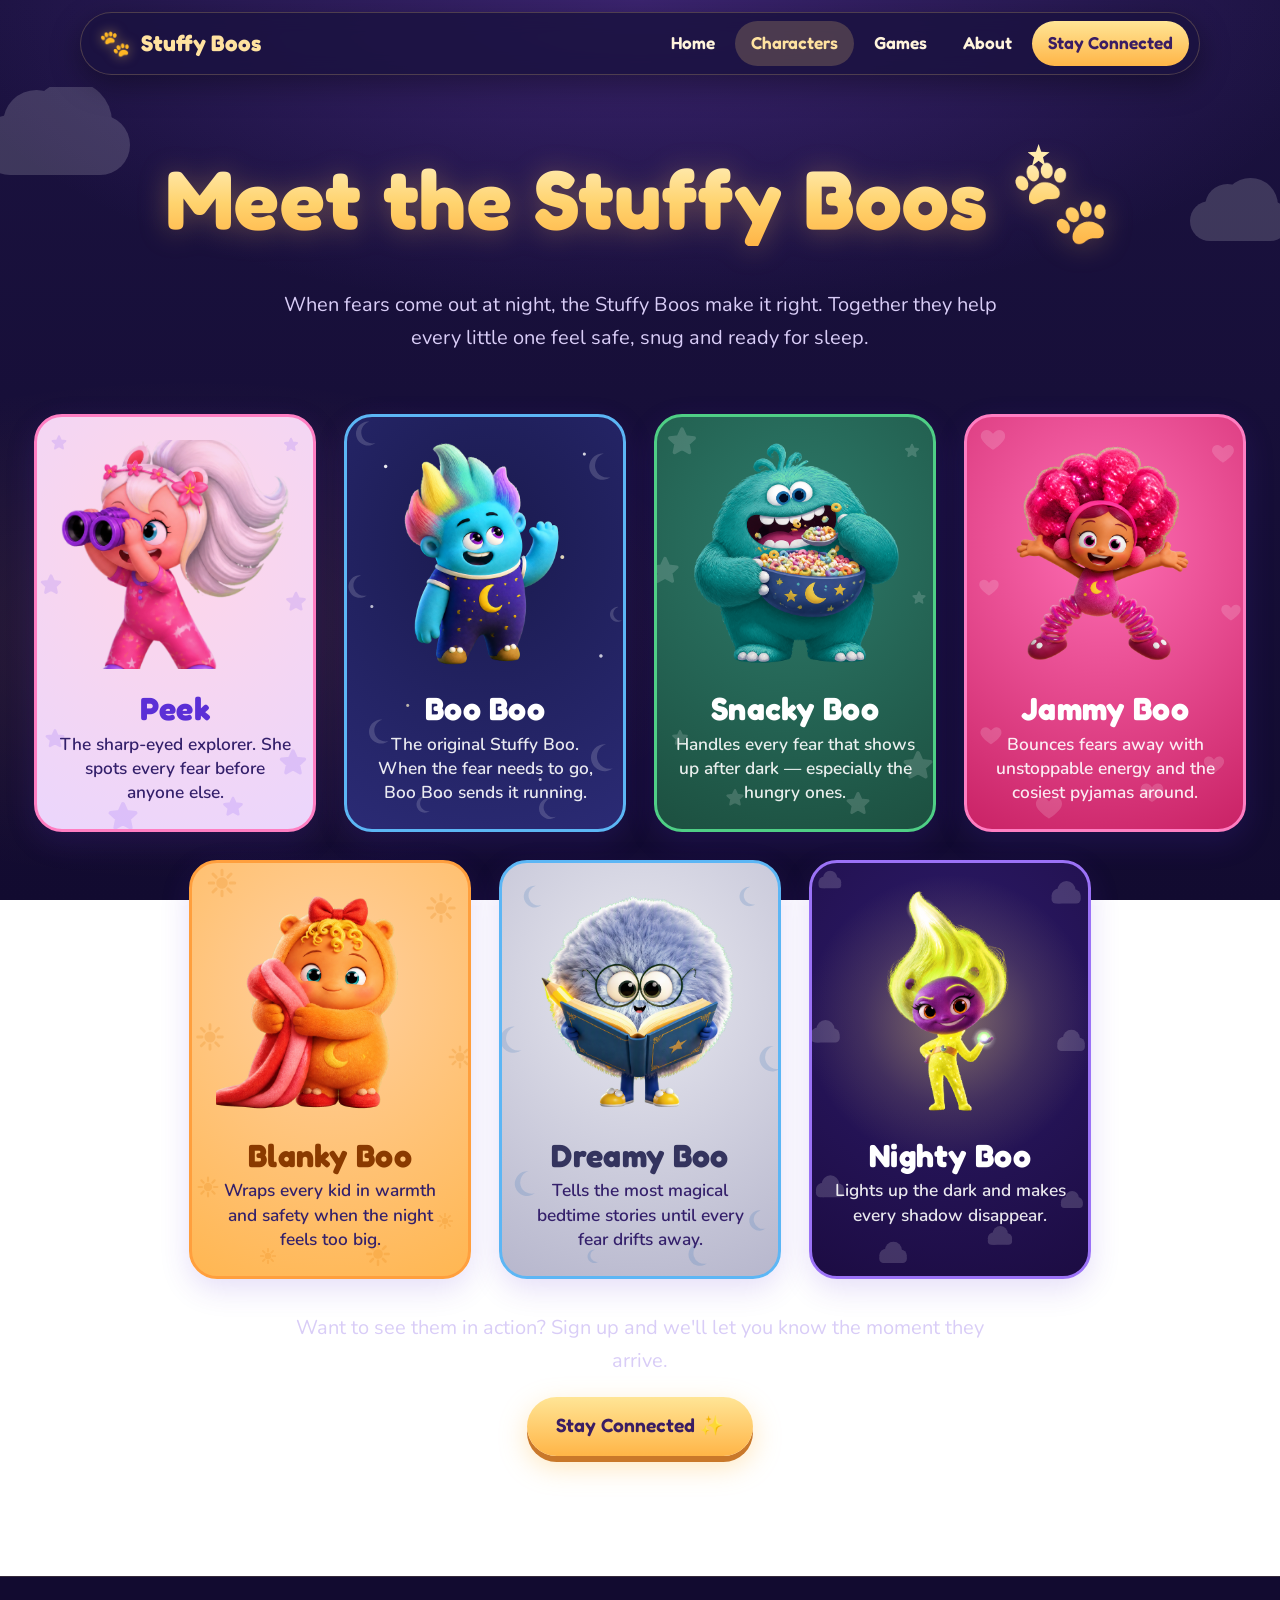
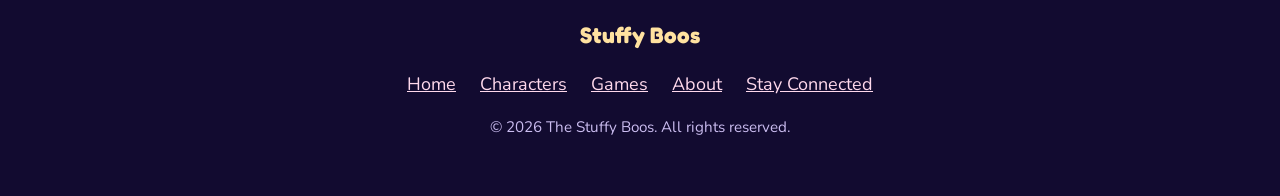
<file: characters.html>
<!doctype html>
<html lang="en">
<head>
  <meta charset="utf-8">
  <meta name="viewport" content="width=device-width, initial-scale=1">
  <title>Meet the Characters — The Stuffy Boos</title>
  <meta name="description" content="Meet the Stuffy Boos: Peek, Boo Boo, Snacky Boo, Jammy Boo, Blanky Boo, Dreamy Boo and Nighty Boo, the heroes of the Pillow Patch.">
  <link rel="preconnect" href="https://fonts.googleapis.com">
  <link rel="preconnect" href="https://fonts.gstatic.com" crossorigin>
  <link href="https://fonts.googleapis.com/css2?family=Fredoka:wght@400;500;600;700&family=Nunito:wght@400;600;700&display=swap" rel="stylesheet">
  <link rel="stylesheet" href="css/styles.css">
</head>
<body class="night">
  <a class="skip-link" href="#main">Skip to content</a>

  <header class="site-header">
    <div class="header-inner">
      <a class="logo" href="index.html" aria-label="The Stuffy Boos home">
        <span class="logo-mark" aria-hidden="true">🐾</span>
        Stuffy Boos
      </a>
      <button class="nav-toggle" aria-label="Menu" aria-expanded="false" aria-controls="nav">☰</button>
      <nav class="nav" id="nav" aria-label="Main">
        <a href="index.html">Home</a>
        <a href="characters.html" aria-current="page">Characters</a>
        <a href="games.html">Games</a>
        <a href="about.html">About</a>
        <a href="stay-connected.html" class="nav-cta">Stay Connected</a>
      </nav>
    </div>
  </header>

  <main id="main">
    <section class="page-head">
      <span class="cloud" style="--w:150px; top:10%; left:-20px; --t:24s"></span>
      <span class="cloud" style="--w:100px; top:40%; right:-10px; --t:18s"></span>
      <span class="star" style="top:20%; right:18%; --s:22px"></span>
      <div class="wrap">
        <h1 class="title-big">Meet the Stuffy Boos 🐾</h1>
        <p class="lede">When fears come out at night, the Stuffy Boos make it right. Together they help every little one feel safe, snug and ready for sleep.</p>
      </div>
    </section>

    <section class="section" style="padding-top:0">
      <div class="wrap">
        <!-- All the Stuffy Boos together. Character art lives at images/characters/<name>.png -->
        <ul class="char-grid">
            <li class="char-card tint-pink cc cc--peek" data-symbol="star">
              <div class="art"><img src="images/characters/peek.webp" alt="Peek, peering through her purple binoculars" loading="lazy"></div>
              <h3>Peek</h3>
              <p class="char-trait">The sharp-eyed explorer. She spots every fear before anyone else.</p>
            </li>
            <li class="char-card tint-blue cc cc--booboo" data-symbol="moon">
              <div class="art"><img src="images/characters/boo-boo.png" alt="Boo Boo, a blue fluffy Stuffy Boo with rainbow hair and moon pyjamas, waving" loading="lazy"></div>
              <h3>Boo Boo</h3>
              <p class="char-trait">The original Stuffy Boo. When the fear needs to go, Boo Boo sends it running.</p>
            </li>
            <li class="char-card tint-green cc cc--snacky" data-symbol="star">
              <div class="art"><img src="images/characters/snacky-boo.png" alt="Snacky Boo, a fluffy teal Stuffy Boo munching a big bowl of cereal" loading="lazy"></div>
              <h3>Snacky Boo</h3>
              <p class="char-trait">Handles every fear that shows up after dark — especially the hungry ones.</p>
            </li>
            <li class="char-card tint-pink cc cc--jammy" data-symbol="heart">
              <div class="art"><img src="images/characters/jammy-boo.png" alt="Jammy Boo, a bouncy pink Stuffy Boo with springy legs and a big pink afro" loading="lazy"></div>
              <h3>Jammy Boo</h3>
              <p class="char-trait">Bounces fears away with unstoppable energy and the cosiest pyjamas around.</p>
            </li>
            <li class="char-card tint-orange cc cc--blanky" data-symbol="sun">
              <div class="art"><img src="images/characters/blanky-boo.png" alt="Blanky Boo, a cuddly orange Stuffy Boo hugging a soft red blanket" loading="lazy"></div>
              <h3>Blanky Boo</h3>
              <p class="char-trait">Wraps every kid in warmth and safety when the night feels too big.</p>
            </li>
            <li class="char-card tint-blue cc cc--dreamy" data-symbol="moon">
              <div class="art"><img src="images/characters/dreamy-boo.png" alt="Dreamy Boo, a round, fluffy Stuffy Boo with glasses reading a storybook" loading="lazy"></div>
              <h3>Dreamy Boo</h3>
              <p class="char-trait">Tells the most magical bedtime stories until every fear drifts away.</p>
            </li>
            <li class="char-card tint-purple cc cc--nighty" data-symbol="cloud">
              <div class="art"><img src="images/characters/nighty-boo.png" alt="Nighty Boo, a glowing Stuffy Boo with bright yellow hair holding a little light" loading="lazy"></div>
              <h3>Nighty Boo</h3>
              <p class="char-trait">Lights up the dark and makes every shadow disappear.</p>
            </li>
        </ul>

        <div class="center" style="margin-top:2rem">
          <p class="lede">Want to see them in action? Sign up and we'll let you know the moment they arrive.</p>
          <a class="btn btn-pink" href="stay-connected.html">Stay Connected ✨</a>
        </div>
      </div>
    </section>
  </main>

  <footer class="site-footer">
    <div class="wrap">
      <a class="logo" href="index.html">Stuffy Boos</a>
      <nav class="footer-nav" aria-label="Footer">
        <a href="index.html">Home</a><a href="characters.html">Characters</a><a href="games.html">Games</a><a href="about.html">About</a><a href="stay-connected.html">Stay Connected</a>
      </nav>
      <p class="small" style="color:#cbbdf0">© <span data-year>2026</span> The Stuffy Boos. All rights reserved.</p>
    </div>
  </footer>

  <script src="js/main.js"></script>
</body>
</html>
</file>
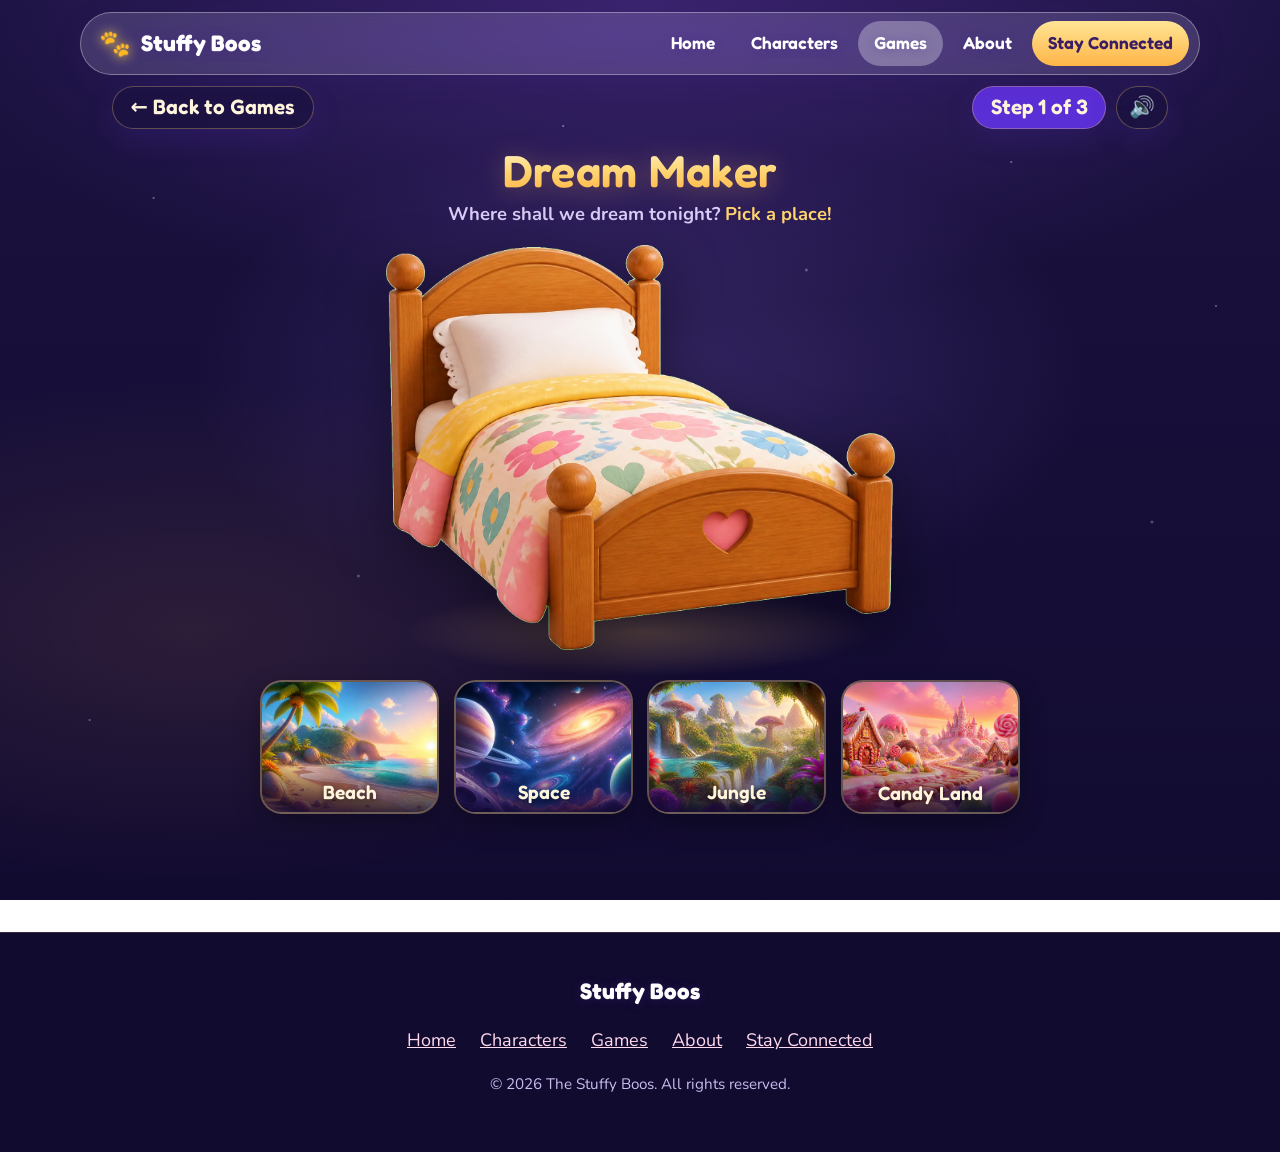
<file: dream-maker.html>
<!doctype html>
<html lang="en">
<head>
  <meta charset="utf-8">
  <meta name="viewport" content="width=device-width, initial-scale=1">
  <title>Dream Maker — The Stuffy Boos</title>
  <meta name="description" content="Pick where to dream, choose your Stuffy Boo, put up to three things on the bed and press Dream! A sunny beach, a jungle, Candy Land or outer space are waiting.">
  <link rel="preconnect" href="https://fonts.googleapis.com">
  <link rel="preconnect" href="https://fonts.gstatic.com" crossorigin>
  <link href="https://fonts.googleapis.com/css2?family=Fredoka:wght@400;500;600;700&family=Nunito:wght@400;600;700&display=swap" rel="stylesheet">
  <link rel="stylesheet" href="css/styles.css">
  <style>
  /* ── Stage ─────────────────────────────────────────────────── */
  .dm {
    position: relative; isolation: isolate; overflow: hidden;
    min-height: 100vh; min-height: 100svh;
    display: flex; flex-direction: column; align-items: center;
    padding: 9.2rem var(--gutter) 2rem; gap: clamp(0.4rem, 1.4vh, 0.9rem);
    -webkit-user-select: none; user-select: none; -webkit-tap-highlight-color: transparent;
  }
  /* a sprinkle of stars and a soft moon glow behind the bed */
  .dm::before {
    content: ""; position: absolute; inset: 0; z-index: -1; pointer-events: none;
    background:
      radial-gradient(ellipse 50% 40% at 50% 42%, rgba(160, 120, 255, 0.22), transparent 70%),
      radial-gradient(1.5px 1.5px at 12% 22%, #fff8, transparent), radial-gradient(2px 2px at 28% 64%, #fff6, transparent),
      radial-gradient(1.5px 1.5px at 44% 14%, #fff9, transparent), radial-gradient(2px 2px at 63% 30%, #fff7, transparent),
      radial-gradient(1.5px 1.5px at 79% 18%, #fff8, transparent), radial-gradient(2px 2px at 90% 58%, #fff6, transparent),
      radial-gradient(1.5px 1.5px at 7% 80%, #fff7, transparent), radial-gradient(2px 2px at 72% 86%, #fff5, transparent),
      radial-gradient(1.5px 1.5px at 35% 40%, #fff6, transparent), radial-gradient(1.5px 1.5px at 95% 34%, #fff8, transparent);
  }
  .dm .game-hud { z-index: 15; }

  .dm-intro { text-align: center; max-width: 38rem; }
  .dm-intro h1 {
    margin: 0; font-size: clamp(1.9rem, 5vw, 2.8rem); line-height: 1.05;
    background: linear-gradient(180deg, #fff2c4, var(--gold) 55%, var(--gold-2));
    -webkit-background-clip: text; background-clip: text; color: transparent;
    filter: drop-shadow(0 2px 12px rgba(255, 190, 90, 0.3));
  }
  .dm-hint { margin: 0.3rem 0 0; font-weight: 700; font-size: clamp(1rem, 2.4vw, 1.15rem); color: var(--lav); min-height: 1.5em; }
  .dm-hint b { color: var(--gold); }
  .dm-hint.is-warn { color: #ffb3c9; }

  /* ── The bed ───────────────────────────────────────────────── */
  .dm-bed {
    position: relative; flex: none; aspect-ratio: 1417 / 1130;
    width: clamp(240px, min(100%, (100svh - 30.5rem) * 1.25), 640px);
  }
  .dm-bed::before {           /* soft glow on the floor under the bed */
    content: ""; position: absolute; left: 4%; right: 4%; bottom: -6%; height: 22%; z-index: -1;
    background: radial-gradient(ellipse at 50% 50%, rgba(255, 200, 120, 0.28), transparent 70%);
  }
  .dm-bed-img { display: block; width: 100%; height: 100%; object-fit: contain; filter: drop-shadow(0 18px 30px rgba(0, 0, 0, 0.45)); pointer-events: none; }
  .dm-bed::after {            /* "drop it here" glow, shown while dragging */
    content: ""; position: absolute; inset: -4%; border-radius: 40px; pointer-events: none;
    border: 3px dashed rgba(255, 214, 120, 0.7);
    box-shadow: 0 0 30px rgba(255, 200, 100, 0.25), inset 0 0 30px rgba(255, 200, 100, 0.15);
    opacity: 0; scale: 0.96; transition: opacity 0.2s, scale 0.2s, border-color 0.2s;
  }
  .dm.is-dragging .dm-bed::after { opacity: 1; scale: 1; animation: dm-pulse 1.2s ease-in-out infinite; }
  .dm-bed.is-over::after { border-style: solid; border-color: #ffd36e; box-shadow: 0 0 46px rgba(255, 210, 110, 0.6), inset 0 0 40px rgba(255, 210, 110, 0.3); }
  .dm-bed.is-shake { animation: dm-shake 0.45s; }
  .dm-bed.is-away { animation: dm-away 0.75s cubic-bezier(0.5, 0, 0.7, 0.4) forwards; }
  @keyframes dm-pulse { 50% { scale: 1.02; } }
  @keyframes dm-shake { 20%, 60% { translate: -8px 0; } 40%, 80% { translate: 8px 0; } }
  @keyframes dm-away { 30% { scale: 1.04; } to { scale: 0.35; translate: 0 -12vh; opacity: 0; filter: blur(8px); } }

  /* your chosen place: a little badge by the headboard */
  .dm-badge {
    position: absolute; z-index: 6; top: 3%; right: 2%;
    display: flex; align-items: center; gap: 0.45rem; padding: 0.3rem 0.85rem 0.3rem 0.3rem; border-radius: 999px;
    background: rgba(27, 18, 64, 0.8); border: 1px solid rgba(255, 214, 120, 0.5);
    box-shadow: 0 6px 18px rgba(0, 0, 0, 0.35), 0 0 18px rgba(255, 200, 100, 0.2);
    font-family: var(--font-display); font-weight: 600; font-size: clamp(0.85rem, 2vw, 1.05rem); color: var(--cream); white-space: nowrap;
    animation: dm-pop-in 0.5s cubic-bezier(0.3, 1.6, 0.5, 1) both;
  }
  .dm-badge img { width: 1.9em; height: 1.9em; border-radius: 50%; object-fit: cover; border: 2px solid #ffd36e; }
  /* your chosen Boo, sitting at the foot of the bed */
  .dm-myboo {
    position: absolute; z-index: 6; right: -5%; bottom: -3%; width: 23%;
    display: flex; flex-direction: column; align-items: center;
    animation: dm-pop-in 0.55s cubic-bezier(0.3, 1.6, 0.5, 1) both;
  }
  .dm-myboo img { display: block; width: 100%; height: auto; max-height: 9.5rem; object-fit: contain; filter: drop-shadow(0 8px 12px rgba(0, 0, 0, 0.45)); }
  .dm-myboo span {
    margin-top: -0.3rem; padding: 0.12rem 0.6rem; border-radius: 999px; white-space: nowrap;
    background: #ffd36e; color: #3a2400; font-family: var(--font-display); font-weight: 600; font-size: clamp(0.7rem, 1.6vw, 0.85rem);
  }
  @keyframes dm-pop-in { from { scale: 0.2; opacity: 0; } }

  /* things placed on the bed: anchored by their bottom-middle, standing on the quilt */
  .dm-placed {
    position: absolute; left: var(--x); top: var(--y); width: calc(var(--w, 1) * 30%);
    translate: -50% -88%; rotate: var(--r); z-index: var(--z);
    padding: 0; border: 0; background: none; cursor: pointer;
    filter: drop-shadow(0 8px 10px rgba(30, 10, 60, 0.45));
    animation: dm-land 0.6s cubic-bezier(0.3, 1.6, 0.5, 1) both;
  }
  .dm-placed img { display: block; width: 100%; pointer-events: none; }
  .dm-placed:hover, .dm-placed:focus-visible { scale: 1.06; }
  .dm-placed:focus-visible { outline: 3px solid #ffd36e; outline-offset: 4px; border-radius: 16px; }
  .dm-placed.is-leaving { animation: dm-leave 0.3s ease-in forwards; }
  @keyframes dm-land { from { scale: 0.3; opacity: 0; translate: -50% -170%; } 55% { opacity: 1; scale: 1.12; translate: -50% -80%; } 75% { scale: 0.95; } }
  @keyframes dm-leave { to { scale: 0.2; opacity: 0; translate: -50% -140%; } }

  /* Zzz drifting up from the bed as the sleepyhead nods off */
  .dm-zzz {
    position: absolute; top: 20%; pointer-events: none;
    font-family: var(--font-display); font-weight: 700; color: #fff4dc; font-size: clamp(1.4rem, 4vw, 2.2rem);
    text-shadow: 0 0 14px rgba(200, 170, 255, 0.9);
    animation: dm-zzz 1.3s ease-out var(--d) forwards; opacity: 0;
  }
  @keyframes dm-zzz { 0% { opacity: 0; translate: 0 0; scale: 0.6; } 30% { opacity: 1; } 100% { opacity: 0; translate: 50px -110px; scale: 1.3; } }

  /* ── The pickers under the bed (one per stage) ─────────────── */
  .dm-panel { width: min(100%, 940px); display: flex; flex-direction: column; align-items: center; gap: clamp(0.6rem, 1.6vh, 1rem); margin-top: clamp(0.4rem, 1.6vh, 1rem); }
  .dm-panel[hidden] { display: none; }
  .dm-grid { list-style: none; margin: 0; padding: 0; width: 100%; display: grid; gap: clamp(0.5rem, 1.6vw, 0.9rem); }
  .dm-grid--places { grid-template-columns: repeat(4, minmax(0, 1fr)); max-width: 760px; }
  .dm-grid--boos, .dm-grid--items { grid-template-columns: repeat(6, minmax(0, 1fr)); max-width: min(760px, (100svh - 22rem) * 1.25); }

  .dm-card {
    position: relative; width: 100%; aspect-ratio: 1 / 1.02; overflow: hidden;
    display: flex; flex-direction: column; align-items: center; justify-content: center; gap: 0.15rem;
    padding: 0.5rem 0.4rem 0.45rem; border-radius: 22px; cursor: pointer;
    background: linear-gradient(160deg, rgba(255, 255, 255, 0.13), rgba(255, 255, 255, 0.04));
    border: 2px solid rgba(255, 214, 120, 0.3); box-shadow: 0 10px 26px rgba(0, 0, 0, 0.3);
    color: var(--cream); font-family: var(--font-display); font-weight: 600; font-size: clamp(0.8rem, 1.6vw, 1rem); line-height: 1.1;
    transition: transform 0.15s, border-color 0.2s, opacity 0.25s, filter 0.25s, box-shadow 0.2s, scale 0.3s;
    animation: dm-card-in 0.55s cubic-bezier(0.3, 1.35, 0.5, 1) calc(var(--i) * 70ms) both;
  }
  .dm-card img { width: 80%; height: 68%; object-fit: contain; pointer-events: none; filter: drop-shadow(0 5px 8px rgba(0, 0, 0, 0.4)); }
  .dm-card:hover { transform: translateY(-4px) rotate(-2deg); border-color: rgba(255, 214, 120, 0.7); box-shadow: 0 14px 30px rgba(0, 0, 0, 0.35), 0 0 22px rgba(255, 200, 100, 0.2); }
  .dm-card:focus-visible { outline: 3px solid #ffd36e; outline-offset: 3px; }
  @keyframes dm-card-in { from { opacity: 0; translate: 0 70px; scale: 0.85; } }
  .dm-panel.is-leaving .dm-card { animation: dm-card-out 0.42s ease-in calc(var(--i) * 45ms) forwards; }
  @keyframes dm-card-out { to { opacity: 0; translate: 0 90px; scale: 0.85; } }

  /* places: the dream picture fills the card, name along the bottom */
  .dm-card--place { aspect-ratio: 4 / 3; padding: 0; justify-content: flex-end; }
  .dm-card--place img { position: absolute; inset: 0; width: 100%; height: 100%; object-fit: cover; filter: none; transition: scale 0.4s; }
  .dm-card--place:hover img { scale: 1.08; }
  .dm-card--place span {
    position: relative; width: 100%; padding: 1.4rem 0.5rem 0.55rem;
    background: linear-gradient(transparent, rgba(20, 10, 50, 0.85));
    font-size: clamp(0.95rem, 2vw, 1.2rem); text-shadow: 0 2px 6px rgba(0, 0, 0, 0.6);
  }
  .dm-card--boo img { height: 72%; }

  /* the one you picked glows; the rest step back */
  .dm-grid.has-pick .dm-card:not(.is-picked) { opacity: 0.4; filter: saturate(0.5); }
  .dm-card.is-picked {
    scale: 1.08; z-index: 2; border-color: #ffd36e;
    box-shadow: 0 0 0 3px rgba(255, 211, 110, 0.6), 0 0 34px rgba(255, 210, 110, 0.75), 0 14px 30px rgba(0, 0, 0, 0.4);
  }
  .dm-card.is-picked::after {
    content: "✓"; position: absolute; top: 6px; right: 8px; z-index: 2; width: 1.7rem; height: 1.7rem; border-radius: 50%;
    display: grid; place-items: center; font-size: 1rem; background: #ffd36e; color: #3a2400;
    animation: dm-pop-in 0.35s cubic-bezier(0.3, 1.6, 0.5, 1) both;
  }

  /* items: drag them onto the bed (a tap works too) */
  .dm-card--item { cursor: grab; touch-action: none; }
  .dm-card--item.is-held { opacity: 0.35; transform: scale(0.94); }
  .dm-card--item.is-used { opacity: 0.5; filter: saturate(0.5); }
  .dm-card--item.is-used::after {
    content: "✓"; position: absolute; top: 6px; right: 8px; width: 1.6rem; height: 1.6rem; border-radius: 50%;
    display: grid; place-items: center; font-size: 1rem; background: #ffd36e; color: #3a2400;
  }
  .dm-grid.is-full .dm-card--item:not(.is-used) { opacity: 0.6; }

  /* Dream! — greyed out until something is on the bed */
  .dm-go { font-size: clamp(1.3rem, 3.4vw, 1.6rem); padding: 0.8rem 2.6rem; transition: filter 0.3s, opacity 0.3s, transform 0.15s, box-shadow 0.15s; }
  .dm-go:disabled { filter: grayscale(1) brightness(0.75); opacity: 0.55; cursor: not-allowed; box-shadow: none; transform: none; }
  .dm-go.is-ready { animation: dm-glow 1.6s ease-in-out infinite; }
  @keyframes dm-glow { 0%, 100% { scale: 1; } 50% { scale: 1.06; box-shadow: 0 7px 0 #c9782a, 0 0 36px rgba(255, 210, 110, 0.8); } }

  /* the copy that follows your finger while you drag */
  .dm-ghost { position: fixed; left: 0; top: 0; z-index: 60; pointer-events: none; width: var(--gw); filter: drop-shadow(0 16px 18px rgba(0, 0, 0, 0.45)); }
  .dm-ghost img { display: block; width: 100%; animation: dm-wiggle 0.5s ease-in-out infinite alternate; }
  .dm-ghost.is-back { transition: transform 0.3s ease-in, opacity 0.3s; opacity: 0; }
  @keyframes dm-wiggle { from { rotate: -6deg; } to { rotate: 6deg; } }

  /* phones: two rows of cards, and the top bar wraps onto two rows so start lower */
  @media (max-width: 640px) {
    .dm-grid--places { grid-template-columns: repeat(2, minmax(0, 1fr)); max-width: 420px; }
    .dm-grid--boos, .dm-grid--items { grid-template-columns: repeat(3, minmax(0, 1fr)); max-width: 420px; }
    .dm-bed { width: clamp(230px, min(100%, (100svh - 35.5rem) * 1.25), 520px); }
  }
  @media (max-width: 480px) { .dm { padding-top: 8.4rem; } .dm .hud-pill { padding: 0.35rem 0.7rem; } }
  @media (max-width: 340px) { .dm { padding-top: 10.6rem; } }   /* very narrow: the top bar wraps onto two rows */

  /* ── The dream ─────────────────────────────────────────────── */
  html.dm-lock, html.dm-lock body { overflow: hidden; }
  .dm-dream {
    position: fixed; inset: 0; z-index: 100; overflow: hidden; background: #120b30;
    clip-path: circle(0px at var(--cx, 50%) var(--cy, 45%));
    transition: clip-path 1.2s cubic-bezier(0.6, 0, 0.3, 1), opacity 0.5s;
  }
  .dm-dream[hidden] { display: none; }
  .dm-dream.is-open { clip-path: circle(150vmax at var(--cx, 50%) var(--cy, 45%)); }
  .dm-dream.is-closing { opacity: 0; }
  .dm-dream-bg {
    position: absolute; inset: 0; width: 100%; height: 100%; max-width: none; object-fit: cover;
    filter: blur(10px) saturate(1.2); scale: 1.15; transition: filter 1.6s ease-out, scale 2.4s ease-out;
  }
  .dm-dream.is-open .dm-dream-bg { filter: none; scale: 1; animation: dm-drift 24s ease-in-out 2.4s infinite alternate; }
  @keyframes dm-drift { to { scale: 1.06; translate: -1% -0.6%; } }
  .dm-dream::after {          /* a dreamy soft edge round the scene */
    content: ""; position: absolute; inset: 0; pointer-events: none;
    background: radial-gradient(ellipse 75% 70% at 50% 50%, transparent 55%, rgba(40, 20, 90, 0.5));
  }

  .dm-dream-title {
    position: absolute; z-index: 5; top: clamp(0.8rem, 3vh, 1.5rem); left: clamp(0.8rem, 3vw, 1.6rem); margin: 0;
    padding: 0.45rem 1.3rem; border-radius: 999px; white-space: nowrap;
    font-size: clamp(1.1rem, 2.6vw, 1.6rem); line-height: 1.2;
    background: rgba(27, 18, 64, 0.72); border: 1px solid rgba(255, 214, 120, 0.45);
    -webkit-backdrop-filter: blur(8px); backdrop-filter: blur(8px);
    color: #ffd36e; -webkit-text-fill-color: #ffd36e; filter: none;
    opacity: 0; transition: opacity 0.6s 1s;
  }
  .dm-dream.is-open .dm-dream-title { opacity: 1; }
  .dm-again {
    position: absolute; z-index: 6; top: clamp(0.8rem, 3vh, 1.5rem); right: clamp(0.8rem, 3vw, 1.6rem);
    font-size: clamp(1.05rem, 2.6vw, 1.35rem); padding: 0.7rem 1.5rem;
    opacity: 0; transition: opacity 0.5s 2.2s, transform 0.15s, box-shadow 0.15s;
  }
  .dm-dream.is-open .dm-again { opacity: 1; }
  .dm-again:focus-visible { outline: 3px solid #fff; outline-offset: 4px; }

  /* ── The dream's little story: the things from the bed, playing together ──
     Each "actor" is positioned by the script (px). Ground actors stand on their --y line. */
  .dm-actor { position: absolute; left: var(--x); top: var(--y); width: var(--wpx); pointer-events: none; opacity: 0; }
  .dm-actor > img, .dm-actor .dm-pic { position: relative; z-index: 1; display: block; width: 100%; height: auto; }
  .dm-actor--ground { z-index: 2; translate: -50% -100%; }
  .dm-actor--front { z-index: 5; }
  .dm-dream.is-open .dm-actor--ground { animation: dm-rise-in 1.1s cubic-bezier(0.25, 1.25, 0.5, 1) var(--d) forwards; }
  @keyframes dm-rise-in { from { opacity: 0; transform: translateY(45vh); } 35% { opacity: 1; } to { opacity: 1; transform: none; } }
  .dm-floats.is-instant .dm-actor { animation-duration: 0.01s !important; animation-delay: 0s !important; }

  /* a soft shadow on the ground under things */
  .dm-shadow {
    position: absolute; left: 8%; right: 8%; bottom: -5%; height: 14%;
    background: radial-gradient(ellipse at 50% 50%, rgba(0, 0, 0, 0.42), rgba(0, 0, 0, 0.15) 45%, transparent 70%);
  }
  /* things with no partner: a gentle bob, the shadow breathing with it */
  .dm-bob > img { animation: dm-bob-low var(--t) ease-in-out var(--d2) infinite alternate; filter: drop-shadow(0 6px 8px rgba(0, 0, 0, 0.3)); }
  .dm-bob .dm-shadow { animation: dm-shadow var(--t) ease-in-out var(--d2) infinite alternate; }
  @keyframes dm-bob-low { from { transform: translateY(0) rotate(-1.5deg); } to { transform: translateY(-9px) rotate(1.5deg); } }
  @keyframes dm-shadow { from { scale: 1; opacity: 1; } to { scale: 0.86; opacity: 0.7; } }

  /* the water slide, and whoever is riding it */
  .dm-slide > img { filter: drop-shadow(0 10px 16px rgba(0, 0, 0, 0.3)); }
  .dm-rider { position: absolute; left: 0; top: 0; z-index: 2; width: var(--rw); opacity: 0; transform-origin: 50% 90%; will-change: transform; }
  .dm-rider img { display: block; width: 100%; height: auto; filter: drop-shadow(0 6px 6px rgba(0, 0, 0, 0.3)); }
  .dm-drop {
    position: absolute; z-index: 3; left: var(--x); top: var(--y); width: var(--s); aspect-ratio: 1; border-radius: 50%;
    background: radial-gradient(circle at 35% 35%, #fff, #a9e6ff 55%, #45b4ff);
    animation: dm-splash 0.85s ease-out forwards;
  }
  @keyframes dm-splash {
    0% { transform: translate(0, 0) scale(0.6); opacity: 1; }
    45% { transform: translate(calc(var(--dx) * 0.6), var(--dy)) scale(1); opacity: 1; }
    100% { transform: translate(var(--dx), calc(var(--dy) * -0.2)) scale(0.5); opacity: 0; }
  }
  .dm-ring {
    position: absolute; z-index: 3; left: var(--x); top: var(--y); width: var(--s); aspect-ratio: 3 / 1; translate: -50% -50%;
    border: 3px solid rgba(255, 255, 255, 0.85); border-radius: 50%; animation: dm-ring 0.7s ease-out forwards;
  }
  @keyframes dm-ring { from { scale: 0.2; opacity: 1; } to { scale: 1.4; opacity: 0; } }

  /* dinosaur + beach ball: boop, boop, boop on the nose */
  .dm-dino { transform-origin: 32% 100%; animation: dm-nod 1.4s ease-in-out var(--d2) infinite; }
  @keyframes dm-nod { 0%, 100% { rotate: 3deg; } 14% { rotate: -1deg; } 40%, 86% { rotate: 0deg; } }
  .dm-nose-ball {
    position: absolute; z-index: 2; left: var(--bl); top: var(--bt); width: var(--bw);
    transform-origin: 50% 100%; animation: dm-boop 1.4s var(--d2) infinite;
  }
  .dm-nose-ball img { display: block; width: 100%; height: auto; filter: drop-shadow(0 10px 10px rgba(0, 0, 0, 0.25)); animation: dm-spin 1.4s linear var(--d2) infinite; }
  @keyframes dm-boop {
    0%   { transform: translateY(0) scale(1.14, 0.84); animation-timing-function: ease-out; }
    7%   { transform: translateY(calc(var(--jump) * -0.14)) scale(1); animation-timing-function: ease-out; }
    50%  { transform: translateY(calc(var(--jump) * -1)) scale(1); animation-timing-function: ease-in; }
    100% { transform: translateY(0) scale(1.14, 0.84); }
  }
  @keyframes dm-spin { to { rotate: 360deg; } }

  /* a beach ball bouncing along the ground on its own */
  .dm-roll-ball, .dm-roll-shadow { position: absolute; left: 0; top: 0; will-change: transform; }
  .dm-roll-ball { z-index: 2; transform-origin: 50% 100%; }
  .dm-roll-ball img { display: block; width: 100%; height: auto; filter: drop-shadow(0 6px 6px rgba(0, 0, 0, 0.25)); }
  .dm-roll-shadow { z-index: 1; background: radial-gradient(ellipse at 50% 50%, rgba(0, 0, 0, 0.38), transparent 70%); }

  /* the rocket: rumbles on the ground, blasts off with a flame and a smoke trail, loops, comes back */
  .dm-rocket-body { position: relative; will-change: transform; }
  .dm-flame {
    position: absolute; z-index: 0; left: 50%; top: 84%; width: 48%; height: 36%; translate: -50% 0;
    transform-origin: 50% 0; scale: 1 var(--flen, 1); opacity: var(--flame, 0);
    background: radial-gradient(ellipse 50% 62% at 50% 18%, #fffbe0, #ffd24a 32%, #ff7a2f 58%, rgba(255, 60, 40, 0) 74%);
    filter: blur(1.5px); animation: dm-flicker 0.08s ease-in-out infinite alternate;
  }
  @keyframes dm-flicker { to { transform: scale(0.88, 1.2); } }
  .dm-trail { position: absolute; inset: 0; z-index: 3; pointer-events: none; }
  .dm-puff {
    position: absolute; left: var(--x); top: var(--y); width: var(--s); aspect-ratio: 1; translate: -50% -50%; border-radius: 50%;
    background: radial-gradient(circle, rgba(255, 255, 255, 0.95), rgba(236, 228, 255, 0.6) 45%, transparent 70%);
    animation: dm-puff var(--t, 1.3s) ease-out forwards;
  }
  @keyframes dm-puff { from { scale: 0.35; opacity: 0.9; } to { scale: 2.3; opacity: 0; transform: translate(var(--dx), var(--dy)); } }

  /* pizza in Candy Land: slices raining down, slowly */
  .dm-rain { position: absolute; inset: 0; z-index: 1; pointer-events: none; overflow: hidden; }
  .dm-slice { position: absolute; top: 0; left: var(--x); width: var(--s); opacity: 0; }
  .dm-dream.is-open .dm-slice { animation: dm-fall var(--t) linear var(--d) infinite; }
  .dm-slice img { display: block; width: 100%; height: auto; filter: drop-shadow(0 10px 12px rgba(80, 20, 60, 0.3)); animation: dm-sway 2.6s ease-in-out infinite alternate; }
  @keyframes dm-fall {
    0% { opacity: 0; transform: translateY(-30vh) rotate(var(--r0)); }
    6%, 92% { opacity: 1; }
    100% { opacity: 0; transform: translateY(112vh) rotate(var(--r1)); }
  }
  @keyframes dm-sway { from { translate: -18px 0; } to { translate: 18px 0; } }

  /* the rainbow: sweeps across the top of the sky, sparkling along its arc */
  .dm-actor--rainbow { z-index: 1; translate: -50% 0; }
  .dm-dream.is-open .dm-actor--rainbow { animation: dm-show 0.01s linear var(--d) forwards; }
  .dm-actor--rainbow > img { filter: drop-shadow(0 0 26px rgba(255, 255, 255, 0.4)); }
  .dm-dream.is-open .dm-actor--rainbow > img {
    animation: dm-wipe 1.9s cubic-bezier(0.45, 0, 0.3, 1) var(--d) both, dm-float-soft 7s ease-in-out calc(var(--d) + 2s) infinite alternate;
  }
  .dm-actor--rainbow .spark { z-index: 2; }
  @keyframes dm-show { to { opacity: 1; } }
  @keyframes dm-wipe { from { clip-path: inset(0 100% 0 0); } to { clip-path: inset(0 0 0 0); } }
  @keyframes dm-float-soft { to { transform: translateY(-10px); } }

  /* a burst of sparkles as each thing arrives */
  .dm-top { position: absolute; inset: 0; z-index: 6; pointer-events: none; }
  .dm-burst { position: absolute; left: var(--x); top: var(--y); width: 0; height: 0; }
  .dm-burst i {
    position: absolute; left: -9px; top: -9px; width: 18px; height: 18px; background: var(--c);
    clip-path: polygon(50% 0, 62% 38%, 100% 50%, 62% 62%, 50% 100%, 38% 62%, 0 50%, 38% 38%);
    filter: drop-shadow(0 0 4px rgba(255, 255, 255, 0.9));
    animation: dm-burst 0.9s cubic-bezier(0.2, 0.7, 0.3, 1) forwards;
  }
  @keyframes dm-burst { from { scale: 0.3; opacity: 1; } to { translate: var(--dx) var(--dy); scale: 1; rotate: 140deg; opacity: 0; } }

  /* drifting sparkles, leaves, sweets… */
  .dm-fx { position: absolute; inset: 0; z-index: 1; pointer-events: none; }
  .dm-fx span { position: absolute; left: var(--x); bottom: -10%; font-size: var(--fs); opacity: 0; animation: dm-rise var(--t) linear var(--d) infinite; }
  @keyframes dm-rise {
    0% { opacity: 0; transform: translate(0, 0) rotate(0); }
    10%, 80% { opacity: 0.9; }
    100% { opacity: 0; transform: translate(var(--dx), -115vh) rotate(var(--rot)); }
  }

  /* your Boo, popping up in the corner with something to say */
  .dm-char {
    position: absolute; z-index: 4; right: clamp(0.5rem, 3vw, 2.5rem); bottom: 0;
    width: clamp(130px, 20vw, 280px);
    translate: 0 115%; transition: translate 0.8s cubic-bezier(0.3, 1.4, 0.5, 1) 1.4s;
  }
  .dm-dream.is-open .dm-char { translate: 0 0; }
  .dm-char img { display: block; width: 100%; height: auto; max-height: 46vh; object-fit: contain; object-position: bottom; filter: drop-shadow(0 10px 20px rgba(0, 0, 0, 0.4)); }
  .dm-say {
    position: absolute; right: 55%; bottom: 88%; margin: 0;
    width: max-content; max-width: min(320px, 60vw); padding: 0.7rem 1.1rem; border-radius: 22px;
    background: #fff; color: var(--ink) !important;
    font-family: var(--font-display); font-weight: 600; font-size: clamp(1rem, 2.3vw, 1.3rem); line-height: 1.25;
    box-shadow: 0 10px 30px rgba(0, 0, 0, 0.4);
    transform-origin: 90% 100%; scale: 0.4; opacity: 0; transition: opacity 0.2s, scale 0.35s cubic-bezier(0.3, 1.6, 0.5, 1);
  }
  .dm-say::after { content: ""; position: absolute; right: 14%; bottom: -9px; width: 18px; height: 18px; background: inherit; rotate: 45deg; }
  .dm-say.on { opacity: 1; scale: 1; }
  .dm-say small { display: block; margin-bottom: 0.15rem; font-size: 0.75em; color: var(--purple-deep); }
  /* tall screens: the ground things fill the bottom, so the bubble floats higher, above them */
  @media (orientation: portrait) {
    .dm-say { right: 4%; bottom: calc(100% + var(--say-lift, 11vh)); }
    .dm-say::after { right: 18%; }
  }
  @media (max-width: 640px) {
    .dm-dream-title { display: none; }   /* the Boo says where we are; keeps the top clear for the button */
    .dm-char { width: clamp(120px, 34vw, 200px); }
  }

  @media (prefers-reduced-motion: reduce) {
    .dm-card, .dm-panel.is-leaving .dm-card, .dm-badge, .dm-myboo, .dm-placed, .dm-bed.is-away { animation: none; }
    .dm-bed.is-away { opacity: 0; }
    .dm-dream { transition: opacity 0.4s; clip-path: none; opacity: 0; }
    .dm-dream.is-open { clip-path: none; opacity: 1; }
    .dm-dream-bg, .dm-dream.is-open .dm-dream-bg { filter: none; scale: 1; animation: none; transition: none; }
    .dm-ghost img, .dm-go.is-ready, .dm.is-dragging .dm-bed::after { animation: none; }
    .dm-dream.is-open .dm-actor, .dm-dream.is-open .dm-actor > img, .dm-bob .dm-shadow, .dm-dino, .dm-nose-ball,
    .dm-nose-ball img, .dm-flame, .dm-slice img, .dm-dream.is-open .dm-slice { animation: none; opacity: 1; }
    .dm-dream.is-open .dm-slice { top: var(--y); transform: rotate(var(--r0)); }
    .dm-fx { display: none; }
  }
  </style>
</head>
<body class="home night">
  <a class="skip-link" href="#main">Skip to content</a>

  <header class="site-header">
    <div class="header-inner">
      <a class="logo" href="index.html" aria-label="The Stuffy Boos home">
        <span class="logo-mark" aria-hidden="true">🐾</span>
        Stuffy Boos
      </a>
      <button class="nav-toggle" aria-label="Menu" aria-expanded="false" aria-controls="nav">☰</button>
      <nav class="nav" id="nav" aria-label="Main">
        <a href="index.html">Home</a>
        <a href="characters.html">Characters</a>
        <a href="games.html" aria-current="page">Games</a>
        <a href="about.html">About</a>
        <a href="stay-connected.html" class="nav-cta">Stay Connected</a>
      </nav>
    </div>
  </header>

  <main id="main">
    <section class="dm" id="dm" aria-label="Dream Maker game">
      <div class="game-hud">
        <a class="hud-pill hud-back" href="games.html">← <span class="hide-sm">Back to </span>Games</a>
        <div class="hud-stats">
          <span class="hud-pill hud-level" id="dm-step">Step 1 of 3</span>
          <button class="hud-pill hud-sound" id="dm-sound" type="button" aria-pressed="false" aria-label="Sound on. Tap to mute">🔊</button>
        </div>
      </div>

      <div class="dm-intro">
        <h1>Dream Maker</h1>
        <p class="dm-hint" id="dm-hint" aria-live="polite"></p>
      </div>

      <div class="dm-bed" id="dm-bed">
        <img class="dm-bed-img" src="images/dream-maker/bed.webp" width="1417" height="1130" alt="A cosy wooden bed with a flowery quilt">
      </div>

      <!-- Stage 1: where shall we dream? -->
      <div class="dm-panel" id="dm-panel-place">
        <ul class="dm-grid dm-grid--places" id="dm-places" aria-label="Places to dream about"></ul>
      </div>
      <!-- Stage 2: who's coming? -->
      <div class="dm-panel" id="dm-panel-boo" hidden>
        <ul class="dm-grid dm-grid--boos" id="dm-boos" aria-label="Stuffy Boos"></ul>
      </div>
      <!-- Stage 3: build the dream -->
      <div class="dm-panel" id="dm-panel-items" hidden>
        <ul class="dm-grid dm-grid--items" id="dm-items" aria-label="Things to take to bed"></ul>
        <button class="btn btn-gold dm-go" id="dm-go" type="button" disabled>Dream! ✨</button>
      </div>
    </section>
  </main>

  <!-- Stage 4: the dream fills the whole screen -->
  <div class="dm-dream" id="dm-dream" role="dialog" aria-modal="true" aria-labelledby="dm-dream-title" hidden>
    <img class="dm-dream-bg" id="dm-dream-bg" alt="">
    <div class="dm-fx" id="dm-fx" aria-hidden="true"></div>
    <div class="dm-floats" id="dm-floats" aria-hidden="true"></div>
    <div class="dm-trail" id="dm-trail" aria-hidden="true"></div>
    <div class="dm-top" id="dm-top" aria-hidden="true"></div>
    <h2 class="dm-dream-title" id="dm-dream-title">Sweet dreams</h2>
    <div class="dm-char">
      <p class="dm-say" id="dm-say" aria-live="polite"></p>
      <img id="dm-char-img" alt="">
    </div>
    <button class="btn btn-gold dm-again" id="dm-again" type="button">Dream Again! 🌙</button>
  </div>

  <footer class="site-footer">
    <div class="wrap">
      <a class="logo" href="index.html">Stuffy Boos</a>
      <nav class="footer-nav" aria-label="Footer">
        <a href="index.html">Home</a><a href="characters.html">Characters</a><a href="games.html">Games</a><a href="about.html">About</a><a href="stay-connected.html">Stay Connected</a>
      </nav>
      <p class="small" style="color:#cbbdf0">© <span data-year>2026</span> The Stuffy Boos. All rights reserved.</p>
    </div>
  </footer>

  <script src="js/main.js"></script>
  <script>
  /* Dream Maker, in four stages:
       1. pick a place to dream about   2. pick your Stuffy Boo
       3. drag up to three things onto the bed   4. Dream! — the scene takes over the screen
     Plain JS, no libraries; sounds are synthesised with Web Audio. Everything lives inside
     this function so its names can't clash with the site's shared js/main.js. */
  (() => {
    const $ = (id) => document.getElementById(id);
    const stage = $('dm'), bed = $('dm-bed'), goBtn = $('dm-go'), hint = $('dm-hint'), stepEl = $('dm-step');
    const dream = $('dm-dream'), dreamBg = $('dm-dream-bg'), floats = $('dm-floats'), fx = $('dm-fx'), sayEl = $('dm-say');
    const still = window.matchMedia('(prefers-reduced-motion: reduce)').matches;
    const rnd = (a, b) => a + Math.random() * (b - a);
    const DIR = 'images/dream-maker/';
    const MAX = 3;

    /* ── The places ───────────────────────────────────────────── */
    const PLACES = [
      { id: 'beach',      label: 'Beach',      title: '☀️ A Beach Dream',      fx: ['🫧', '✨', '🐚', '🫧'],
        alt: 'A sunny tropical beach with palm trees, golden sand and sparkling waves at sunset' },
      { id: 'space',      label: 'Space',      title: '🚀 A Space Dream',      fx: ['✨', '⭐', '💫', '✨'],
        alt: 'Outer space, full of swirling galaxies and colourful planets' },
      { id: 'jungle',     label: 'Jungle',     title: '🌿 A Jungle Dream',     fx: ['🍃', '🦋', '🌸', '🍃'],
        alt: 'A lush jungle with waterfalls, giant flowers and misty mountains' },
      { id: 'candy-land', label: 'Candy Land', title: '🍭 A Candy Land Dream', fx: ['🍬', '🍭', '✨', '🍬'],
        alt: 'Candy Land, with gingerbread houses, giant lollipops and a candy castle' },
    ];

    /* ── The Boos, and what each one says in each dream ─────────── */
    const BOOS = [
      { id: 'boo-boo', name: 'Boo Boo', lines: {        // silly and goofy
        'beach':      'Hee hee! I buried my own feet in the sand and now I can’t find them! 🏖️',
        'space':      'Look, I’m floating upside down! Or is everybody else? 🙃',
        'jungle':     'Ooh ooh, ah ah! I’m the king of the banana-nana-nanas! 🍌',
        'candy-land': 'I licked a lollipop tree and now my tongue is RAINBOW! 👅' } },
      { id: 'snacky-boo', name: 'Snacky Boo', lines: {  // always thinking about food
        'beach':      'Sandwiches at the beach? More like SAND-wiches! Crunchy! 🥪',
        'space':      'Is the moon made of cheese? Only one way to find out… 🧀',
        'jungle':     'So many bananas, and only one tummy. I’ll do my best! 🍌',
        'candy-land': 'A chocolate river?! Pass me a spoon. A BIG spoon! 🍫' } },
      { id: 'jammy-boo', name: 'Jammy Boo', lines: {    // music, music, music
        'beach':      'The waves are keeping the beat! Splish, splash, cha-cha-cha! 🎶',
        'space':      'Twinkle, twinkle, little star, I’ll play you a song on my space guitar! 🎸',
        'jungle':     'The parrots know all the words! Everybody jam! 🥁',
        'candy-land': 'Candy canes make the sweetest drumsticks! Ba-dum-tss! 🎵' } },
      { id: 'nighty-boo', name: 'Nighty Boo', lines: {  // sleepy and cosy
        'beach':      'Mmm… warm sand makes the comfiest pillow… zzz… 🌙',
        'space':      'So many twinkly night lights up here… perfect for a snooze… ✨',
        'jungle':     'Shh… even the monkeys are tucked into their hammocks… 💤',
        'candy-land': 'A marshmallow bed? Goodnight, everyone… *yaaawn* 😴' } },
      { id: 'blanky-boo', name: 'Blanky Boo', lines: {  // warm and snuggly
        'beach':      'Let’s share my blanky on the sand. Snuggle in close! 🧡',
        'space':      'Space is a bit chilly. Come here for a big warm cuddle! 🤗',
        'jungle':     'Hold my paw, we’ll explore together, all snug and safe! 🧡',
        'candy-land': 'Sweet dreams and even sweeter hugs! Come here, you! 🤗' } },
      { id: 'dreamy-boo', name: 'Dreamy Boo', lines: {  // dreamy and poetic
        'beach':      'The waves whisper stories of seashells and sunsets… 🐚',
        'space':      'We are stardust, drifting softly through the velvet night… ✨',
        'jungle':     'Every leaf is a page in an emerald storybook… 📖',
        'candy-land': 'A sugar-spun kingdom, where every wish tastes sweet… 🍭' } },
    ];

    /* ── The things you can take to bed ──────────────────────────
       w: how wide it shows compared with the others (the slide and rainbow are wide pictures)
       ground: stands on the ground in the dream; otherwise it floats in the sky */
    const ITEMS = [
      { id: 'beach-ball',  label: 'Beach Ball',  w: 0.8,  ground: false },
      { id: 'water-slide', label: 'Water Slide', w: 1.35, ground: true },
      { id: 'dinosaur',    label: 'Dinosaur',    w: 1,    ground: true },
      { id: 'rainbow',     label: 'Rainbow',     w: 1.4,  ground: false },
      { id: 'pizza',       label: 'Pizza',       w: 0.75, ground: true },
      { id: 'rocket',      label: 'Rocket',      w: 0.75, ground: false },
    ];
    // where things sit on the quilt (% of the bed picture; each thing stands on its spot)
    const SLOTS = [
      { x: 44, y: 52, r: -6, z: 1 },
      { x: 66, y: 60, r: 7,  z: 2 },
      { x: 31, y: 70, r: -3, z: 3 },
    ];

    /* ── Sound (synthesised) ──────────────────────────────────── */
    let ctx = null, muted = false;
    const soundBtn = $('dm-sound');
    function initSound() {
      const AC = window.AudioContext || window.webkitAudioContext;
      if (!AC) return;
      if (!ctx) ctx = new AC();
      if (ctx.state === 'suspended') ctx.resume();
    }
    function tone(freq, at, dur, vol, type = 'triangle', slideTo = 0) {
      if (!ctx || muted) return;
      const t = ctx.currentTime + at, o = ctx.createOscillator(), g = ctx.createGain();
      o.type = type; o.frequency.setValueAtTime(freq, t);
      if (slideTo) o.frequency.exponentialRampToValueAtTime(slideTo, t + dur);
      g.gain.setValueAtTime(0.0001, t); g.gain.linearRampToValueAtTime(vol, t + 0.015); g.gain.exponentialRampToValueAtTime(0.0001, t + dur);
      o.connect(g).connect(ctx.destination); o.start(t); o.stop(t + dur + 0.05);
    }
    const SFX = {
      choose: () => [659.25, 783.99, 1046.5].forEach((f, i) => tone(f, i * 0.07, 0.3, 0.08)),
      lift:   () => tone(520, 0, 0.12, 0.06, 'sine', 780),
      place:  () => { tone(392, 0, 0.14, 0.12, 'triangle', 620); tone(1046.5, 0.07, 0.3, 0.05, 'sine'); },
      remove: () => tone(620, 0, 0.2, 0.08, 'sine', 300),
      full:   () => { tone(260, 0, 0.18, 0.1, 'triangle', 200); tone(220, 0.16, 0.22, 0.08, 'triangle', 170); },
      sleep:  () => [659.25, 523.25, 392].forEach((f, i) => tone(f, i * 0.3, 0.6, 0.08, 'sine')),
      dream:  () => [523.25, 587.33, 659.25, 783.99, 880, 1046.5, 1174.66, 1318.5, 1567.98, 2093]
                      .forEach((f, i) => { tone(f, i * 0.075, 0.9, 0.06, 'sine'); tone(f * 2, i * 0.075 + 0.02, 0.5, 0.015, 'sine'); }),
      talk:   () => { tone(880, 0, 0.12, 0.07); tone(1174.66, 0.1, 0.22, 0.07); },
      again:  () => { tone(783.99, 0, 0.2, 0.08); tone(1046.5, 0.1, 0.3, 0.07); },
      splash: () => { tone(1200, 0, 0.18, 0.04, 'sine', 300); tone(700, 0.04, 0.22, 0.04, 'sine', 200); tone(1600, 0.08, 0.12, 0.02, 'sine', 900); },
      launch: () => { tone(110, 0, 1.4, 0.06, 'triangle', 520); tone(220, 0.1, 1.2, 0.025, 'sine', 900); },
      shimmer: () => [1318.5, 1567.98, 1760, 2093, 2349.3, 2637].forEach((f, i) => tone(f, i * 0.16, 0.6, 0.03, 'sine')),
    };
    soundBtn.addEventListener('click', () => {
      muted = !muted;
      soundBtn.textContent = muted ? '🔇' : '🔊';
      soundBtn.setAttribute('aria-pressed', String(muted));
      soundBtn.setAttribute('aria-label', muted ? 'Sound off. Tap to unmute' : 'Sound on. Tap to mute');
      if (!muted) initSound();
    });

    /* ── Game state ───────────────────────────────────────────── */
    let stageNo = 1;          // 1 place · 2 boo · 3 items · 4 dreaming
    let place = null, boo = null, placed = [], busy = false;
    let timers = [];
    const later = (fn, ms) => timers.push(setTimeout(fn, ms));
    const panels = { 1: $('dm-panel-place'), 2: $('dm-panel-boo'), 3: $('dm-panel-items') };

    function setHint(html, warn = false) { hint.innerHTML = html; hint.classList.toggle('is-warn', warn); }
    function preload(src) { const i = new Image(); i.src = src; return i; }

    function card(cls, i, inner, label) {
      const li = document.createElement('li');
      const b = document.createElement('button');
      b.type = 'button';
      b.className = `dm-card ${cls}`;
      b.style.setProperty('--i', i);
      b.setAttribute('aria-label', label);
      b.innerHTML = inner;
      li.appendChild(b);
      return { li, b };
    }

    // build a stage's cards afresh (so their slide-in plays every time)
    function buildPlaces() {
      const ul = $('dm-places'); ul.innerHTML = ''; ul.classList.remove('has-pick');
      PLACES.forEach((p, i) => {
        const { li, b } = card('dm-card--place', i, `<img src="${DIR}${p.id}.webp" alt="" draggable="false"><span>${p.label}</span>`, `Dream about the ${p.label}`);
        b.addEventListener('click', () => choose(b, ul, () => pickPlace(p)));
        ul.appendChild(li);
      });
    }
    function buildBoos() {
      const ul = $('dm-boos'); ul.innerHTML = ''; ul.classList.remove('has-pick');
      BOOS.forEach((c, i) => {
        const { li, b } = card('dm-card--boo', i, `<img src="${DIR}boos/${c.id}.webp" alt="" draggable="false"><span>${c.name}</span>`, `Dream with ${c.name}`);
        b.addEventListener('click', () => choose(b, ul, () => pickBoo(c)));
        ul.appendChild(li);
      });
    }
    const itemCards = new Map();
    function buildItems() {
      const ul = $('dm-items'); ul.innerHTML = ''; ul.classList.remove('is-full'); itemCards.clear();
      ITEMS.forEach((it, i) => {
        const { li, b } = card('dm-card--item', i, `<img src="${DIR}${it.id}.webp" alt="" draggable="false"><span>${it.label}</span>`, `${it.label}: put on the bed`);
        b.setAttribute('aria-pressed', 'false');
        itemCards.set(it.id, b);
        wireDrag(b, it);
        ul.appendChild(li);
      });
    }

    function showStage(n) {
      stageNo = n;
      Object.entries(panels).forEach(([k, el]) => { el.hidden = Number(k) !== n; el.classList.remove('is-leaving'); });
      stepEl.textContent = `Step ${Math.min(n, 3)} of 3`;
      if (n === 1) { buildPlaces(); setHint('Where shall we dream tonight? <b>Pick a place!</b>'); }
      if (n === 2) { buildBoos(); setHint(`A ${place.label.toLowerCase()} dream! Now, <b>which Boo is coming?</b>`); }
      if (n === 3) { buildItems(); updateItems(); }
      busy = false;
    }

    // a card was picked: glow it, then slide the whole row away and move on
    function choose(b, ul, next) {
      if (busy) return;
      busy = true;
      initSound();
      SFX.choose();
      b.classList.add('is-picked');
      ul.classList.add('has-pick');
      const panel = ul.closest('.dm-panel');
      later(() => {
        panel.classList.add('is-leaving');
        later(() => next(), still ? 0 : 420 + ul.children.length * 45);
      }, still ? 150 : 750);
    }

    function pickPlace(p) {
      place = p;
      preload(`${DIR}${p.id}.webp`);
      const badge = document.createElement('span');
      badge.className = 'dm-badge';
      badge.innerHTML = `<img src="${DIR}${p.id}.webp" alt="">${p.label}`;
      badge.setAttribute('aria-label', `Dreaming about: ${p.label}`);
      bed.appendChild(badge);
      showStage(2);
    }
    function pickBoo(c) {
      boo = c;
      const me = document.createElement('div');
      me.className = 'dm-myboo';
      me.innerHTML = `<img src="${DIR}boos/${c.id}.webp" alt="${c.name}"><span>Your Boo</span>`;
      bed.appendChild(me);
      showStage(3);
    }

    /* ── Stage 3: the bed ─────────────────────────────────────── */
    function updateItems() {
      const n = placed.length;
      goBtn.disabled = n === 0;
      goBtn.classList.toggle('is-ready', n > 0);
      $('dm-items').classList.toggle('is-full', n >= MAX);
      if (n === 0) setHint(`Drag up to 3 things onto the bed for ${boo.name}!`);
      else if (n < MAX) setHint(`${n} on the bed! Add ${MAX - n} more, or press <b>Dream!</b> ✨`);
      else setHint('The bed is full! Time to press <b>Dream!</b> ✨');
    }

    function placeItem(item) {
      if (stageNo !== 3 || placed.some((p) => p.item === item)) return false;
      if (placed.length >= MAX) {
        bed.classList.remove('is-shake'); void bed.offsetWidth; bed.classList.add('is-shake');
        setHint('The bed is full! Tap something on the bed to take it off.', true);
        SFX.full();
        return false;
      }
      const used = new Set(placed.map((p) => p.slot));
      const slot = SLOTS.findIndex((_, i) => !used.has(i));
      const s = SLOTS[slot];
      const el = document.createElement('button');
      el.type = 'button';
      el.className = 'dm-placed';
      el.setAttribute('aria-label', `${item.label} is on the bed. Tap to take it off`);
      el.style.cssText = `--x:${s.x}%;--y:${s.y}%;--r:${s.r}deg;--z:${s.z};--w:${item.w}`;
      el.innerHTML = `<img src="${DIR}${item.id}.webp" alt="" draggable="false">`;
      el.addEventListener('click', () => removeItem(item));
      bed.appendChild(el);
      placed.push({ item, el, slot });
      const c = itemCards.get(item.id);
      c.classList.add('is-used');
      c.setAttribute('aria-pressed', 'true');
      c.setAttribute('aria-label', `${item.label}: on the bed. Tap to take it off`);
      SFX.place();
      updateItems();
      return true;
    }

    function removeItem(item, quiet = false) {
      const i = placed.findIndex((p) => p.item === item);
      if (i < 0) return;
      const { el } = placed[i];
      placed.splice(i, 1);
      if (quiet || still) el.remove();
      else { el.classList.add('is-leaving'); setTimeout(() => el.remove(), 300); }
      const c = itemCards.get(item.id);
      if (c) {
        c.classList.remove('is-used');
        c.setAttribute('aria-pressed', 'false');
        c.setAttribute('aria-label', `${item.label}: put on the bed`);
      }
      if (!quiet) { SFX.remove(); updateItems(); }
    }

    /* dragging (mouse, finger or pen); a simple tap works too */
    function overBed(x, y) {
      const r = bed.getBoundingClientRect(), pad = r.width * 0.08;
      return x > r.left - pad && x < r.right + pad && y > r.top - pad && y < r.bottom + pad;
    }
    function wireDrag(c, item) {
      let drag = null, skipClick = false;
      c.addEventListener('pointerdown', (e) => {
        if (e.button > 0 || stageNo !== 3) return;
        initSound();
        if (c.classList.contains('is-used')) return;   // a tap on a used card takes it off the bed (see click)
        drag = { id: e.pointerId, x0: e.clientX, y0: e.clientY, ghost: null };
        c.setPointerCapture(e.pointerId);
      });
      c.addEventListener('pointermove', (e) => {
        if (!drag || e.pointerId !== drag.id) return;
        if (!drag.ghost) {
          if (Math.hypot(e.clientX - drag.x0, e.clientY - drag.y0) < 8) return;
          const g = document.createElement('div');
          g.className = 'dm-ghost';
          g.style.setProperty('--gw', Math.max(90, c.offsetWidth * 1.15 * item.w) + 'px');
          g.innerHTML = `<img src="${DIR}${item.id}.webp" alt="">`;
          document.body.appendChild(g);
          drag.ghost = g;
          c.classList.add('is-held');
          stage.classList.add('is-dragging');
          SFX.lift();
        }
        drag.ghost.style.transform = `translate(${e.clientX}px, ${e.clientY}px) translate(-50%, -60%)`;
        bed.classList.toggle('is-over', overBed(e.clientX, e.clientY));
      });
      const end = (e, cancelled) => {
        if (!drag || e.pointerId !== drag.id) return;
        const { ghost } = drag;
        drag = null;
        stage.classList.remove('is-dragging');
        bed.classList.remove('is-over');
        c.classList.remove('is-held');
        if (!ghost) return;                      // no movement: the click handler treats it as a tap
        skipClick = true;
        const dropped = !cancelled && overBed(e.clientX, e.clientY) && placeItem(item);
        if (dropped || still) { ghost.remove(); return; }
        const r = c.getBoundingClientRect();     // missed the bed: float back to the card
        ghost.classList.add('is-back');
        ghost.style.transform = `translate(${r.left + r.width / 2}px, ${r.top + r.height / 2}px) translate(-50%, -60%) scale(0.6)`;
        setTimeout(() => ghost.remove(), 320);
      };
      c.addEventListener('pointerup', (e) => end(e, false));
      c.addEventListener('pointercancel', (e) => end(e, true));
      c.addEventListener('click', () => {
        if (skipClick) { skipClick = false; return; }
        if (stageNo !== 3) return;
        initSound();
        if (c.classList.contains('is-used')) removeItem(item);
        else placeItem(item);
      });
    }

    /* ── Stage 4: Dream! ──────────────────────────────────────── */
    // height ÷ width of each picture
    const AR = { 'water-slide': 783 / 900, 'dinosaur': 849 / 800, 'beach-ball': 806 / 800, 'pizza': 1032 / 800, 'rocket': 1125 / 700, 'rainbow': 429 / 900 };
    // measured on the pictures (% of their width and height):
    const SLIDE_PATH = [[53, 35], [50, 45], [46, 56], [42, 66], [38, 75]];  // down the middle of the big blue lane
    const SLIDE_POOL = [33, 80];                                            // where riders splash into the pool
    const NOSE = [8, 13];                                                   // the top of the dinosaur's snout
    const RAINBOW_CY = 389 / 429;                                           // the arc's centre (fraction of height)
    const RAINBOW_R = [0.31, 0.43];                                         // middle and outer radius (fraction of width)
    const ease = { inQuad: (t) => t * t, outCubic: (t) => 1 - (1 - t) ** 3, outBack: (t) => 1 + 2.4 * (t - 1) ** 3 + 1.4 * (t - 1) ** 2 };
    let dreamToken = 0, dreamIds = [], dreamPlace = null, sayFloor = Infinity;
    // lift the speech bubble clear of the things standing on the ground (tall screens)
    function placeSay() {
      const box = $('dm-char-img').parentElement;
      const charTop = window.innerHeight - box.offsetHeight;
      if (sayFloor === Infinity || !box.offsetHeight) { box.style.removeProperty('--say-lift'); return; }
      box.style.setProperty('--say-lift', `${Math.max(window.innerHeight * 0.06, charTop - sayFloor + 14)}px`);
    }
    $('dm-char-img').addEventListener('load', () => placeSay());

    goBtn.addEventListener('click', () => {
      if (stageNo !== 3 || !placed.length || busy) return;
      busy = true;
      initSound();
      stageNo = 4;
      goBtn.disabled = true;
      goBtn.classList.remove('is-ready');
      setHint('Shhh… sweet dreams… 💤');
      const img = preload(`${DIR}${place.id}.webp`);
      preload(`${DIR}boos/${boo.id}.webp`);
      if (still) { openDream(); return; }
      ['Z', 'z', 'z'].forEach((z, i) => {
        const s = document.createElement('span');
        s.className = 'dm-zzz'; s.textContent = z;
        s.style.cssText = `--d:${i * 0.25}s;left:${36 + i * 6}%`;
        bed.appendChild(s);
      });
      SFX.sleep();
      // the bed and everything on it whooshes away, then the dream grows from where it was
      later(() => { bed.classList.add('is-away'); panels[3].classList.add('is-leaving'); }, 900);
      // wait for the picture (but never more than 4 seconds: the dream opens and it fades in when ready)
      const ready = Promise.race([(img.decode ? img.decode() : Promise.resolve()).catch(() => {}), new Promise((r) => later(r, 4000))]);
      const wait = new Promise((r) => later(r, 1550));
      Promise.all([ready, wait]).then(() => { if (stageNo === 4) openDream(); });
    });

    function openDream() {
      dreamBg.src = `${DIR}${place.id}.webp`;
      dreamBg.alt = place.alt;
      $('dm-dream-title').textContent = place.title;
      const charImg = $('dm-char-img');
      charImg.src = `${DIR}boos/${boo.id}.webp`;
      charImg.alt = boo.name;
      sayEl.textContent = '';
      sayEl.classList.remove('on');

      // the things from the bed, playing together (see buildScene)
      dreamIds = placed.map((p) => p.item.id);
      dreamPlace = place;
      buildScene(false);

      // drifting bits for the scene
      fx.innerHTML = '';
      for (let i = 0; i < (window.innerWidth < 600 ? 10 : 18); i++) {
        const s = document.createElement('span');
        s.textContent = place.fx[i % place.fx.length];
        s.style.cssText = `--x:${rnd(2, 96).toFixed(1)}%;--fs:${rnd(1.1, 2.2).toFixed(2)}rem;--t:${rnd(9, 16).toFixed(1)}s;` +
          `--d:-${rnd(0, 14).toFixed(1)}s;--dx:${rnd(-80, 80).toFixed(0)}px;--rot:${rnd(-200, 200).toFixed(0)}deg`;
        fx.appendChild(s);
      }

      // grow the dream out of where the bed was
      const r = bed.getBoundingClientRect();
      dream.style.setProperty('--cx', `${r.left + r.width / 2}px`);
      dream.style.setProperty('--cy', `${r.top + r.height / 2}px`);
      document.documentElement.classList.add('dm-lock');
      dream.classList.remove('is-closing');
      dream.hidden = false;
      void dream.offsetWidth;
      dream.classList.add('is-open');
      SFX.dream();
      $('dm-again').focus({ preventScroll: true });
      later(() => {
        sayEl.innerHTML = `<small>${boo.name}</small>`;
        sayEl.append(boo.lines[place.id]);
        sayEl.classList.add('on');
        SFX.talk();
      }, still ? 300 : 2300);
      busy = false;
    }

    /* ── The dream's little story ───────────────────────────────
       Things that have a partner play together:
         dinosaur + water slide → the dino slides down, again and again (the main event)
                                  (with the beach ball too, they take turns on the slide)
         water slide, no dino   → a beach ball rolls down it and splashes into the pool
         dinosaur + beach ball  → the dino bounces the ball on its nose
         beach ball on its own  → it bounces along the ground
         rocket                 → rumbles, blasts off with a smoke trail, loops the loop, lands again
         pizza in Candy Land    → slices rain gently from the sky
         rainbow                → sweeps across the top of the sky, sparkling
       Anything else bobs gently on the ground. Ground things line up left to right in the
       space beside your Boo; everything arrives in turn, in the order it went on the bed. */
    const trail = $('dm-trail'), topLayer = $('dm-top');

    function el(tag, cls, vars = {}, html = '') {
      const e = document.createElement(tag);
      e.className = cls;
      e.style.cssText = Object.entries(vars).map(([k, v]) => `--${k}:${v}`).join(';');
      e.innerHTML = html;
      return e;
    }
    const pic = (id) => `<img class="dm-pic" src="${DIR}${id}.webp" alt="" draggable="false">`;

    function burst(x, y) {
      const b = el('span', 'dm-burst', { x: `${x}px`, y: `${y}px` });
      const cols = ['#ffd36e', '#fff', '#ff9ed2', '#a78bfa', '#7ee0ff'];
      for (let i = 0; i < 10; i++) {
        const a = (i / 10) * Math.PI * 2 + rnd(-0.2, 0.2), d = rnd(40, 90);
        b.appendChild(el('i', '', { c: cols[i % cols.length], dx: `${(Math.cos(a) * d).toFixed(0)}px`, dy: `${(Math.sin(a) * d).toFixed(0)}px` }));
      }
      topLayer.appendChild(b);
      setTimeout(() => b.remove(), 1000);
      tone(rnd(900, 1300), 0, 0.25, 0.04, 'sine');
    }
    function puff(x, y, s, dx, dy, t = 1.3) {
      if (trail.childElementCount > 70) return;
      const p = el('span', 'dm-puff', { x: `${x}px`, y: `${y}px`, s: `${s}px`, dx: `${dx}px`, dy: `${dy}px`, t: `${t}s` });
      trail.appendChild(p);
      setTimeout(() => p.remove(), t * 1000 + 50);
    }

    function buildScene(instant) {
      const token = ++dreamToken;
      floats.innerHTML = ''; trail.innerHTML = ''; topLayer.innerHTML = '';
      floats.classList.toggle('is-instant', instant);
      const W = window.innerWidth, H = window.innerHeight, tall = H > W;
      const ids = dreamIds, has = (id) => ids.includes(id);
      const order = (...list) => Math.min(...list.filter(has).map((id) => ids.indexOf(id)));
      const delay = (rank) => (instant ? 0 : 0.8 + rank * 0.5);       // seconds
      const t0 = performance.now();
      const startAt = (d, extra = 1.15) => t0 + (d + extra) * 1000;   // when an actor's story begins (after it arrives)
      const baseY = H * (tall ? 0.93 : 0.95);                          // the ground line
      const fit = (fw, fh, ar) => Math.min(W * fw, (H * fh) / ar);     // a width that fits both ways
      const actors = [];
      const arrive = (x, y, d) => { if (!instant) later(() => burst(x, y), (d + 0.75) * 1000); };

      /* ground things, in the order they stand left to right */
      const ground = [];
      if (has('water-slide')) {
        const riders = has('dinosaur') ? ['dinosaur', ...(has('beach-ball') ? ['beach-ball'] : [])] : ['beach-ball'];
        ground.push({ w: fit(tall ? 0.62 : 0.42, tall ? 0.42 : 0.6, AR['water-slide']), rank: order('water-slide', 'dinosaur', 'beach-ball'), build: (x, w, d) => slide(x, w, d, riders), hgt: (w) => w * AR['water-slide'] });
      } else if (has('dinosaur') && has('beach-ball')) {
        ground.push({ w: fit(tall ? 0.34 : 0.17, tall ? 0.24 : 0.36, AR.dinosaur), rank: order('dinosaur', 'beach-ball'), build: dinoBall, hgt: (w) => w * AR.dinosaur * 1.67 + w * 0.36 });
      } else if (has('dinosaur')) {
        ground.push({ w: fit(tall ? 0.32 : 0.16, tall ? 0.23 : 0.34, AR.dinosaur), rank: order('dinosaur'), build: (x, w, d) => bob('dinosaur', x, w, d), hgt: (w) => w * AR.dinosaur });
      }
      if (has('pizza') && dreamPlace.id !== 'candy-land') {
        ground.push({ w: fit(tall ? 0.22 : 0.1, tall ? 0.16 : 0.24, AR.pizza), rank: order('pizza'), build: (x, w, d) => bob('pizza', x, w, d), hgt: (w) => w * AR.pizza });
      }
      if (has('rocket')) ground.push({ w: fit(tall ? 0.15 : 0.075, tall ? 0.17 : 0.27, AR.rocket), rank: order('rocket'), build: rocket, hgt: (w) => w * AR.rocket });

      // spread them across the space left of your Boo, shrinking to fit if need be
      const band0 = W * (tall ? 0.04 : 0.05), band1 = W * (tall ? 0.8 : 0.74), gap = W * 0.04;
      const need = ground.reduce((s, g) => s + g.w, 0) + gap * Math.max(0, ground.length - 1);
      const k = Math.min(1, (band1 - band0) / need);
      let gx = band0 + (band1 - band0 - need * k) / 2;
      // (on tall screens your Boo's speech bubble floats above whatever stands under it)
      let floor = Infinity;
      ground.forEach((g) => {
        const w = g.w * k;
        g.build(gx + w / 2, w, delay(g.rank));
        if (gx + w > W * 0.34) floor = Math.min(floor, baseY - g.hgt(w));
        gx += w + gap * k;
      });

      if (has('beach-ball') && !has('water-slide') && !has('dinosaur')) {
        ballBounce(delay(order('beach-ball')));
        floor = Math.min(floor, baseY - H * 0.16 - W * 0.17);
      }
      sayFloor = tall ? floor : Infinity;
      placeSay();
      if (has('pizza') && dreamPlace.id === 'candy-land') pizzaRain(delay(order('pizza')));
      if (has('rainbow')) rainbow(delay(order('rainbow')));

      // run the story: one animation loop drives the slide riders, the bouncing ball and the rocket
      if (still) actors.forEach((a) => a.pose());
      else {
        const frame = (now) => {
          if (token !== dreamToken) return;
          actors.forEach((a) => a.update(now));
          requestAnimationFrame(frame);
        };
        requestAnimationFrame(frame);
      }

      /* ── things with no partner: bob on the ground ── */
      function bob(id, x, w, d) {
        const a = el('div', 'dm-actor dm-actor--ground dm-bob',
          { x: `${x}px`, y: `${baseY}px`, wpx: `${w}px`, d: `${d}s`, d2: `${(d + 1.2).toFixed(2)}s`, t: `${rnd(2.2, 3.4).toFixed(2)}s` },
          `<span class="dm-shadow"></span>${pic(id)}`);
        floats.appendChild(a);
        arrive(x, baseY - (w * AR[id]) / 2, d);
      }

      /* ── the water slide, with riders taking turns ── */
      function slide(x, w, d, riders) {
        const h = w * AR['water-slide'];
        const a = el('div', 'dm-actor dm-actor--ground dm-slide', { x: `${x}px`, y: `${baseY}px`, wpx: `${w}px`, d: `${d}s` },
          `<span class="dm-shadow"></span>${pic('water-slide')}`);
        floats.appendChild(a);
        arrive(x, baseY - h / 2, d);
        // the lane as points in px, with the distance along it
        const pts = SLIDE_PATH.map(([px, py]) => [(px / 100) * w, (py / 100) * h]);
        const lens = [0];
        for (let i = 1; i < pts.length; i++) lens.push(lens[i - 1] + Math.hypot(pts[i][0] - pts[i - 1][0], pts[i][1] - pts[i - 1][1]));
        const total = lens[lens.length - 1];
        const at = (u) => {
          const s = u * total;
          let i = 1;
          while (i < lens.length - 1 && lens[i] < s) i++;
          const q = (s - lens[i - 1]) / (lens[i] - lens[i - 1] || 1);
          return [pts[i - 1][0] + (pts[i][0] - pts[i - 1][0]) * q, pts[i - 1][1] + (pts[i][1] - pts[i - 1][1]) * q];
        };
        const pool = [(SLIDE_POOL[0] / 100) * w, (SLIDE_POOL[1] / 100) * h];
        const C = 3800;                           // one go: pop up at the top, wait, whoosh, splash, swim off

        riders.forEach((id, i) => {
          const rw = w * (id === 'dinosaur' ? 0.3 : 0.15), rh = rw * AR[id];
          const r = el('div', 'dm-rider', { rw: `${rw}px` }, pic(id));
          a.appendChild(r);
          const start = startAt(d, 1.2) + i * (C / 2);
          let splashed = -1;
          const put = (p, ang, sc, op) => {
            r.style.opacity = op;
            r.style.transform = `translate(${p[0] - rw / 2}px, ${p[1] - rh * 0.9}px) rotate(${ang}deg) scale(${sc})`;
          };
          const angleAt = (u) => (id === 'dinosaur' ? -26 : -(u * total) / (rw / 2) * (180 / Math.PI));
          actors.push({
            pose: () => put(at(0.55), angleAt(0.55), 1, 1),
            update(now) {
              const t = now - start;
              if (t < 0) { r.style.opacity = 0; return; }
              const n = Math.floor(t / C), L = t % C;
              if (L < 400) put(at(0), id === 'dinosaur' ? -8 : 0, ease.outBack(L / 400), 1);                 // pop up at the top
              else if (L < 900) put(at(0), id === 'dinosaur' ? -8 + Math.sin(L / 70) * 4 : 0, 1, 1);          // a little wiggle… ready…
              else if (L < 2200) { const u = ease.inQuad((L - 900) / 1300); put(at(u), angleAt(u), 1, 1); }   // wheee!
              else if (L < 2800) {                                                                                // splash!
                if (splashed !== n) { splashed = n; splash(a, pool, w, rw); }
                const q = (L - 2200) / 600, e = at(1);
                put([e[0] + (pool[0] - e[0]) * q, e[1] + (pool[1] - e[1]) * q + q * rh * 0.25], angleAt(1) * (id === 'dinosaur' ? 1 - q : 1), 1, 1 - q);
              } else r.style.opacity = 0;
            },
          });
        });
      }
      function splash(host, [x, y], w, rw) {
        for (let i = 0; i < 12; i++) {
          const s = rnd(0.05, 0.11) * rw;
          const drop = el('span', 'dm-drop', {
            x: `${x - s / 2}px`, y: `${y - s / 2}px`, s: `${s}px`,
            dx: `${rnd(-0.16, 0.16) * w}px`, dy: `${-rnd(0.06, 0.2) * w}px`,
          });
          host.appendChild(drop);
          setTimeout(() => drop.remove(), 900);
        }
        const ring = el('span', 'dm-ring', { x: `${x}px`, y: `${y}px`, s: `${rw * 1.2}px` });
        host.appendChild(ring);
        setTimeout(() => ring.remove(), 750);
        SFX.splash();
      }

      /* ── dinosaur + beach ball: bouncing it on its nose ── */
      function dinoBall(x, w, d) {
        const h = w * AR.dinosaur, bw = w * 0.36;
        const a = el('div', 'dm-actor dm-actor--ground', {
          x: `${x}px`, y: `${baseY}px`, wpx: `${w}px`, d: `${d}s`, d2: `${(d + 1.2).toFixed(2)}s`,
          bw: `${bw}px`, bl: `${(NOSE[0] / 100) * w - bw / 2}px`, bt: `${(NOSE[1] / 100) * h - bw}px`, jump: `${h * 0.8}px`,
        }, `<span class="dm-shadow"></span><img class="dm-pic dm-dino" src="${DIR}dinosaur.webp" alt=""><span class="dm-nose-ball">${pic('beach-ball')}</span>`);
        floats.appendChild(a);
        arrive(x, baseY - h / 2, d);
      }

      /* ── a beach ball on its own: bouncing along the ground ── */
      function ballBounce(d) {
        const bw = tall ? W * 0.17 : Math.min(W * 0.08, H * 0.15);
        const x0 = W * 0.08 + bw / 2, x1 = W * (tall ? 0.58 : 0.62), hop = H * (tall ? 0.16 : 0.24);
        const a = el('div', 'dm-actor dm-actor--ground', { x: '0px', y: '0px', wpx: '0px', d: `${d}s` });
        const shadow = el('span', 'dm-roll-shadow');
        const ball = el('span', 'dm-roll-ball', {}, pic('beach-ball'));
        Object.assign(shadow.style, { width: `${bw}px`, height: `${bw * 0.2}px` });
        ball.style.width = `${bw}px`;
        a.append(shadow, ball);
        floats.appendChild(a);
        arrive(x0, baseY - bw / 2, d);
        const img = ball.firstChild, start = startAt(d, 1), P = 6500, hops = 5;
        const draw = (x, y, sq) => {
          ball.style.transform = `translate(${x - bw / 2}px, ${baseY - bw - y}px) scale(${sq ? '1.12, 0.85' : '1, 1'})`;
          img.style.transform = `rotate(${(((x - x0) / (bw / 2)) * 180) / Math.PI}deg)`;
          const s = 1 - (0.55 * y) / hop;
          shadow.style.transform = `translate(${x - bw / 2}px, ${baseY - bw * 0.1}px) scale(${s})`;
          shadow.style.opacity = s;
        };
        actors.push({
          pose: () => draw(x0, 0, false),
          update(now) {
            const t = Math.max(0, now - start);
            let s = (t % (2 * P)) / P;
            if (s > 1) s = 2 - s;                                 // there and back again
            const ph = (s * hops) % 1, y = hop * 4 * ph * (1 - ph);
            draw(x0 + (x1 - x0) * s, t === 0 ? 0 : y, t > 0 && (ph < 0.05 || ph > 0.95));
          },
        });
      }

      /* ── the rocket: rumble, blast off, loop the loop, fly off the top, land again ── */
      function rocket(x, w, d) {
        const h = w * AR.rocket;
        const a = el('div', 'dm-actor dm-actor--ground dm-actor--front', { x: `${x}px`, y: `${baseY}px`, wpx: `${w}px`, d: `${d}s` },
          `<span class="dm-shadow"></span><div class="dm-rocket-body"><span class="dm-flame"></span>${pic('rocket')}</div>`);
        floats.appendChild(a);
        arrive(x, baseY - h / 2, d);
        const body = a.querySelector('.dm-rocket-body'), shadow = a.querySelector('.dm-shadow');
        const cx = x, cy = baseY - h / 2;                      // the rocket's centre, sitting on the ground
        const dir = x > W / 2 ? -1 : 1;                        // loop towards the middle of the screen
        const climb = H * (tall ? 0.36 : 0.4), R = Math.min(W, H) * 0.11, exitY = -(baseY + h);
        // the flight path, relative to the resting centre
        const path = [];
        for (let i = 0; i <= 24; i++) path.push([0, (-climb * i) / 24]);
        const ccx = dir * R, ccy = -climb, th0 = dir > 0 ? Math.PI : 0;
        for (let j = 1; j <= 60; j++) { const th = th0 + dir * ((Math.PI * 2 * j) / 60); path.push([ccx + R * Math.cos(th), ccy + R * Math.sin(th)]); }
        for (let i = 1; i <= 24; i++) path.push([0, -climb + ((exitY + climb) * i) / 24]);
        const lens = [0];
        for (let i = 1; i < path.length; i++) lens.push(lens[i - 1] + Math.hypot(path[i][0] - path[i - 1][0], path[i][1] - path[i - 1][1]));
        const total = lens[lens.length - 1];
        const along = (s) => {
          const dist = s * total;
          let i = 1;
          while (i < lens.length - 1 && lens[i] < dist) i++;
          const q = (dist - lens[i - 1]) / (lens[i] - lens[i - 1] || 1);
          const [x0, y0] = path[i - 1], [x1, y1] = path[i];
          return { x: x0 + (x1 - x0) * q, y: y0 + (y1 - y0) * q, ang: Math.atan2(y1 - y0, x1 - x0) + Math.PI / 2 };
        };
        const IDLE = 1700, FLY = 4200, AWAY = 700, LAND = 2600, C = IDLE + FLY + AWAY + LAND;
        const start = startAt(d, 1.1);
        let lastPuff = 0, launched = -1;
        const draw = (dx, dy, ang, flame, len) => {
          body.style.transform = `translate(${dx}px, ${dy}px) rotate(${ang}rad)`;
          body.style.setProperty('--flame', flame);
          body.style.setProperty('--flen', len);
          const lift = Math.min(1, -dy / (H * 0.3));
          shadow.style.opacity = 1 - lift;
          shadow.style.scale = `${1 - lift * 0.5}`;
        };
        const exhaust = (dx, dy, ang) => [cx + dx - Math.sin(ang) * h * 0.48, cy + dy + Math.cos(ang) * h * 0.48];
        actors.push({
          pose: () => draw(0, 0, 0, 0, 1),
          update(now) {
            const t = now - start;
            if (t < 0) { draw(0, 0, 0, 0, 1); return; }
            const n = Math.floor(t / C), L = t % C;
            if (L < IDLE) {                                                     // engines warming up: rumble and smoke
              const warm = L > IDLE * 0.45;
              draw(warm ? Math.sin(L * 0.9) * 1.6 : 0, 0, 0, warm ? 0.6 : 0, 0.7);
              if (warm && now - lastPuff > 110) {
                lastPuff = now;
                const side = Math.random() < 0.5 ? -1 : 1;
                puff(cx + side * w * 0.3, baseY - h * 0.04, w * rnd(0.5, 0.8), side * rnd(20, 50), -rnd(5, 20), 1.5);
              }
            } else if (L < IDLE + FLY) {                                        // blast off!
              if (launched !== n) { launched = n; SFX.launch(); }
              const q = (L - IDLE) / FLY, p = along(0.3 * q + 0.7 * q * q);
              draw(p.x, p.y, p.ang, 1, 1.5);
              if (now - lastPuff > 45) {
                lastPuff = now;
                const [ex, ey] = exhaust(p.x, p.y, p.ang);
                puff(ex, ey, w * rnd(0.45, 0.7), rnd(-12, 12), rnd(4, 14));
              }
            } else if (L < IDLE + FLY + AWAY) {                                 // off the top of the screen…
              draw(0, exitY, 0, 0, 1);
            } else {                                                            // …and gently back down to land
              const q = (L - IDLE - FLY - AWAY) / LAND, y = exitY * (1 - ease.outCubic(q));
              draw(0, y, 0, 0.9 - q * 0.5, 0.9);
              if (q < 0.97 && now - lastPuff > 120) {
                lastPuff = now;
                const [ex, ey] = exhaust(0, y, 0);
                puff(ex, ey, w * rnd(0.35, 0.55), rnd(-10, 10), rnd(10, 20), 1);
              }
            }
          },
        });
      }

      /* ── pizza in Candy Land: slices raining slowly from the sky ── */
      function pizzaRain(d) {
        const rain = el('div', 'dm-rain');
        const n = tall ? 7 : 10, s = tall ? W * 0.15 : Math.min(W * 0.07, H * 0.13);
        const lanes = [...Array(n).keys()].sort(() => Math.random() - 0.5);   // spread the first slices across the sky
        for (let i = 0; i < n; i++) {
          rain.appendChild(el('span', 'dm-slice', {
            x: `${((lanes[i] + rnd(0.1, 0.8)) / n) * 94}%`, y: `${rnd(5, 70).toFixed(0)}%`, s: `${s * rnd(0.8, 1.2)}px`,
            t: `${rnd(10, 15).toFixed(1)}s`, d: `${(d + i * 1.1).toFixed(2)}s`,
            r0: `${rnd(-40, 40).toFixed(0)}deg`, r1: `${rnd(-220, 220).toFixed(0)}deg`,
          }, pic('pizza')));
        }
        floats.appendChild(rain);
        if (!instant) later(() => burst(W * 0.5, H * 0.12), (d + 0.3) * 1000);
      }

      /* ── the rainbow: sweeping across the top of the sky, sparkling ── */
      function rainbow(d) {
        const w = tall ? W * 0.94 : Math.min(W * 0.62, H * 1.0), top = H * (tall ? 0.1 : 0.05);
        const a = el('div', 'dm-actor dm-actor--rainbow', { x: '50%', y: `${top}px`, wpx: `${w}px`, d: `${d}s` }, pic('rainbow'));
        // sparkles along the arc, appearing in step with the sweep and then twinkling
        const cols = ['#fff', '#ffd36e', '#ffe9f6', '#fff7c2'];
        [[RAINBOW_R[0], 14], [RAINBOW_R[1], 9]].forEach(([r, count], ring) => {
          for (let i = 0; i < count; i++) {
            const th = Math.PI * (0.9 - (0.8 * i) / (count - 1));                 // from the left end round to the right
            const xp = 50 + r * Math.cos(th) * 100;
            const yp = (RAINBOW_CY - (r * Math.sin(th)) / AR.rainbow) * 100;
            a.appendChild(el('span', 'spark', {
              x: `${xp.toFixed(1)}%`, y: `${yp.toFixed(1)}%`, s: `${rnd(ring ? 10 : 14, ring ? 16 : 24).toFixed(0)}px`,
              c: cols[i % cols.length], d: `${rnd(1.4, 2.4).toFixed(2)}s`, del: `${(d + 0.2 + (i / count) * 1.7).toFixed(2)}s`,
            }));
          }
        });
        floats.appendChild(a);
        if (!instant) later(() => SFX.shimmer(), d * 1000);
      }
    }

    // turning a phone or resizing the window re-lays the scene (without replaying the arrivals)
    let resizeTmr = null;
    window.addEventListener('resize', () => {
      if (stageNo !== 4 || dream.hidden) return;
      clearTimeout(resizeTmr);
      resizeTmr = setTimeout(() => { if (stageNo === 4 && !dream.hidden) buildScene(true); }, 250);
    });

    /* ── Dream Again: back to stage 1 ─────────────────────────── */
    function dreamAgain() {
      if (stageNo !== 4 || dream.hidden) return;
      timers.forEach(clearTimeout); timers = [];
      dreamToken++;                              // stops the story's animation loop
      SFX.again();
      dream.classList.add('is-closing');
      setTimeout(() => {
        dream.hidden = true;
        dream.classList.remove('is-open', 'is-closing');
        floats.innerHTML = ''; fx.innerHTML = ''; trail.innerHTML = ''; topLayer.innerHTML = '';
        document.documentElement.classList.remove('dm-lock');
      }, still ? 0 : 500);
      reset();
      window.scrollTo(0, 0);
      later(() => $('dm-places').querySelector('button')?.focus({ preventScroll: true }), 50);
    }
    function reset() {
      [...placed].forEach((p) => removeItem(p.item, true));
      placed = [];
      bed.querySelectorAll('.dm-badge, .dm-myboo, .dm-zzz, .dm-placed').forEach((el) => el.remove());
      bed.classList.remove('is-away', 'is-shake');
      place = null; boo = null;
      showStage(1);
    }
    $('dm-again').addEventListener('click', dreamAgain);
    document.addEventListener('keydown', (e) => {
      if (stageNo !== 4 || dream.hidden) return;
      if (e.key === 'Escape') dreamAgain();
      if (e.key === 'Tab') { e.preventDefault(); $('dm-again').focus(); }   // keep focus inside the dream
    });

    showStage(1);
  })();
  </script>
</body>
</html>
</file>
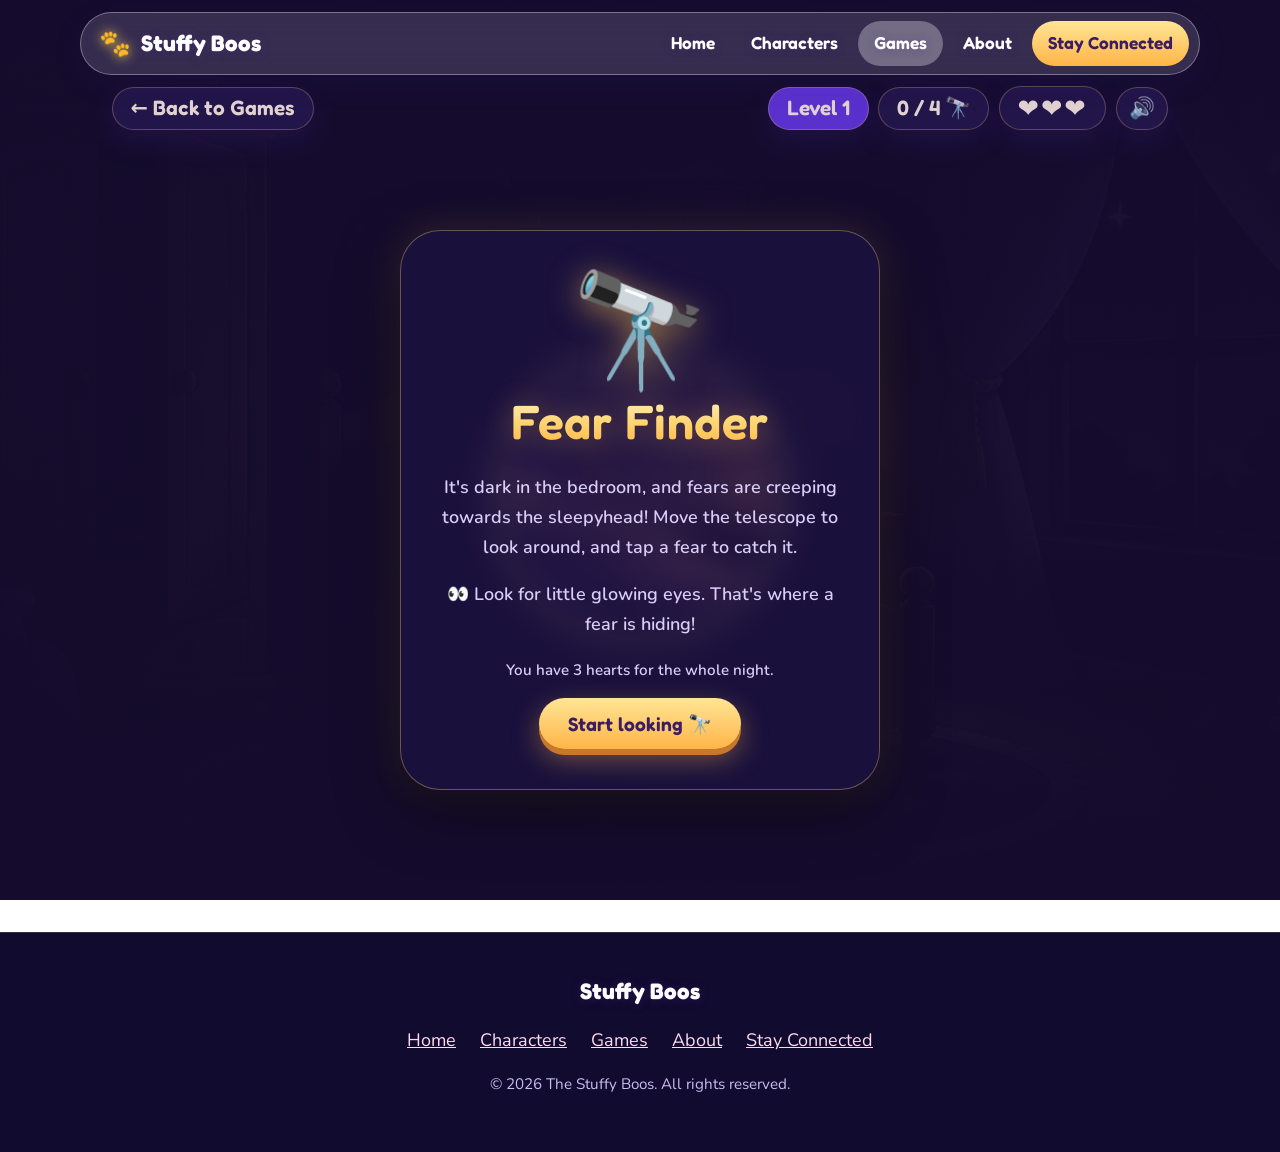
<file: fear-finder.html>
<!doctype html>
<html lang="en">
<head>
  <meta charset="utf-8">
  <meta name="viewport" content="width=device-width, initial-scale=1">
  <title>Fear Finder — The Stuffy Boos</title>
  <meta name="description" content="Grab the telescope and search the dark bedroom! Find the fears creeping towards the sleepyhead and tap them before they get there. Five levels — can you keep the night safe?">
  <link rel="preconnect" href="https://fonts.googleapis.com">
  <link rel="preconnect" href="https://fonts.gstatic.com" crossorigin>
  <link href="https://fonts.googleapis.com/css2?family=Fredoka:wght@400;500;600;700&family=Nunito:wght@400;600;700&display=swap" rel="stylesheet">
  <link rel="stylesheet" href="css/styles.css">
  <style>
  /* ── Stage ─────────────────────────────────────────────────── */
  .ff {
    position: relative; isolation: isolate; overflow: hidden;
    height: 100vh; height: 100svh;
    background: #05020f;
    -webkit-user-select: none; user-select: none; -webkit-tap-highlight-color: transparent;
    --sx: 50%; --sy: 55%; --r: 120px;   /* telescope position and radius, set by the script */
  }
  .ff.is-playing { touch-action: none; cursor: none; }
  .ff-bg {
    position: absolute; inset: 0; z-index: 0; width: 100%; height: 100%; max-width: none;
    object-fit: cover; object-position: 40% 55%;   /* keep the bed and the sleepyhead in view */
  }
  /* layers lined up with the picture (fears below the dark, hints above it) */
  .ff-scene, .ff-hints { position: absolute; pointer-events: none; }
  .ff-scene { z-index: 1; }
  .ff-hints { z-index: 3; }

  /* The dark: everything but the telescope's circle */
  .ff-dark {
    position: absolute; inset: 0; z-index: 2; pointer-events: none;
    background: radial-gradient(circle var(--r) at var(--sx) var(--sy),
      rgba(5, 2, 18, 0) 0 86%, rgba(5, 2, 18, 0.55) 93%, rgba(5, 2, 18, 0.95) 100%);
  }
  /* The telescope's brass rim, crosshair and lens glint */
  .ff-ring {
    position: absolute; z-index: 4; left: var(--sx); top: var(--sy);
    width: calc(var(--r) * 2); aspect-ratio: 1; translate: -50% -50%;
    border-radius: 50%; pointer-events: none;
    border: 6px solid #c9a35a;
    box-shadow: 0 0 0 2px #6b4a1a, inset 0 0 0 2px rgba(255, 230, 170, 0.5),
                inset 0 0 30px rgba(255, 220, 140, 0.25), 0 0 26px rgba(255, 200, 100, 0.35);
  }
  .ff-ring::before {            /* crosshair */
    content: ""; position: absolute; inset: 0; border-radius: 50%; opacity: 0.35;
    background:
      linear-gradient(rgba(255, 235, 190, 0.9), rgba(255, 235, 190, 0.9)) center / 2px 22% no-repeat,
      linear-gradient(rgba(255, 235, 190, 0.9), rgba(255, 235, 190, 0.9)) center / 22% 2px no-repeat;
  }
  .ff-ring::after {             /* a little lens glint */
    content: ""; position: absolute; left: 18%; top: 14%; width: 22%; height: 10%;
    border-radius: 50%; background: rgba(255, 255, 255, 0.18); rotate: -30deg;
  }

  /* ── Fears ─────────────────────────────────────────────────── */
  .ff-fear {
    position: absolute; left: 0; top: 0; width: var(--f); height: var(--f);
    filter: drop-shadow(0 6px 14px rgba(0, 0, 0, 0.6));
    animation: ff-appear 0.7s ease-out both;
  }
  .ff-fear img { width: 100%; height: 100%; object-fit: contain; animation: ff-creep-bob var(--bob, 1.6s) ease-in-out infinite alternate; }
  /* the art all leans to the right, so fears coming from the right are mirrored to lean towards the bed */
  .ff-fear.is-flipped img { transform: scaleX(-1); }
  @keyframes ff-appear { from { opacity: 0; } to { opacity: 1; } }
  @keyframes ff-creep-bob { from { translate: 0 -3px; rotate: -4deg; } to { translate: 0 3px; rotate: 4deg; } }

  /* the hint: glowing eyes blinking in the dark where a fear is hiding */
  .ff-eyes {
    position: absolute; left: 0; top: 0; width: 26px; height: 8px; translate: -50% -50%;
    transition: opacity 0.2s;
  }
  .ff-eyes::before, .ff-eyes::after {
    content: ""; position: absolute; top: 0; width: 8px; height: 8px; border-radius: 50%;
    background: #fff2a8; box-shadow: 0 0 6px 2px rgba(255, 220, 110, 0.85);
    animation: ff-blink 3.2s ease-in-out infinite;
  }
  .ff-eyes::before { left: 0; }
  .ff-eyes::after  { right: 0; }
  .ff-eyes.is-seen { opacity: 0; }
  @keyframes ff-blink { 0%, 44%, 52%, 100% { transform: scaleY(1); } 48% { transform: scaleY(0.1); } }

  /* the sleepyhead's speech bubble */
  .ff-say {
    position: absolute; z-index: 1; translate: -30% -100%; scale: 0.6; opacity: 0;
    max-width: min(240px, 60vw); padding: 9px 14px; border-radius: 18px;
    background: #fff; color: #2b1a4a;
    font-family: var(--font-display); font-weight: 600; font-size: clamp(0.95rem, 2.4vw, 1.2rem); line-height: 1.25;
    box-shadow: 0 8px 24px rgba(0, 0, 0, 0.5);
    transform-origin: 30% 100%; transition: opacity 0.2s, scale 0.25s cubic-bezier(0.3, 1.6, 0.5, 1);
  }
  .ff-say::after {
    content: ""; position: absolute; left: 26%; bottom: -8px; width: 16px; height: 16px;
    background: inherit; transform: rotate(45deg);
  }
  .ff-say.on { opacity: 1; scale: 1; }
  .ff-say.worried { background: #ffe1e6; color: #7a1030; }

  /* ── Effects ───────────────────────────────────────────────── */
  .ff-fx { position: absolute; inset: 0; z-index: 5; pointer-events: none; overflow: hidden; }
  .ff-pop {
    position: absolute; translate: -50% -50%; white-space: nowrap;
    font-family: var(--font-display); font-weight: 700; font-size: 1.6rem; color: #ffd36e;
    text-shadow: 0 2px 8px rgba(0, 0, 0, 0.7), 0 0 14px rgba(255, 200, 100, 0.8);
    animation: ff-pop 0.8s ease-out forwards;
  }
  @keyframes ff-pop { from { opacity: 0; transform: translateY(0) scale(0.6); } 20% { opacity: 1; transform: translateY(-8px) scale(1.1); } to { opacity: 0; transform: translateY(-60px) scale(1); } }
  .ff-burst { position: absolute; width: 0; height: 0; }
  .ff-burst i {
    position: absolute; left: -7px; top: -7px; width: 14px; height: 14px;
    background: var(--c); clip-path: polygon(50% 0, 62% 38%, 100% 50%, 62% 62%, 50% 100%, 38% 62%, 0 50%, 38% 38%);
    animation: ff-fly 0.7s cubic-bezier(0.2, 0.7, 0.3, 1) forwards;
  }
  @keyframes ff-fly { from { translate: 0 0; scale: 0.4; opacity: 1; } to { translate: var(--dx) var(--dy); scale: 1; opacity: 0; rotate: 90deg; } }
  .ff-flash { position: absolute; inset: 0; z-index: 6; pointer-events: none; background: radial-gradient(circle, transparent 40%, rgba(255, 40, 60, 0.45)); animation: ff-flash 0.6s ease-out forwards; }
  @keyframes ff-flash { from { opacity: 1; } to { opacity: 0; } }

  /* ── HUD and screens (site styles, layered above the dark) ─── */
  .ff .game-hud { z-index: 15; }
  .ff .game-overlay { z-index: 20; }
  .ff .hud-lives { font-size: clamp(1.25rem, 3vw, 1.6rem); letter-spacing: 2px; line-height: 1; }
  .ff .tip-rotate { display: none; }
  @media (orientation: portrait) and (max-width: 700px) { .ff .tip-rotate { display: block; } }
  @media (max-width: 480px) { .ff .hud-pill { padding: 0.35rem 0.7rem; } }
  </style>
</head>
<body class="home night">
  <a class="skip-link" href="#main">Skip to content</a>

  <header class="site-header">
    <div class="header-inner">
      <a class="logo" href="index.html" aria-label="The Stuffy Boos home">
        <span class="logo-mark" aria-hidden="true">🐾</span>
        Stuffy Boos
      </a>
      <button class="nav-toggle" aria-label="Menu" aria-expanded="false" aria-controls="nav">☰</button>
      <nav class="nav" id="nav" aria-label="Main">
        <a href="index.html">Home</a>
        <a href="characters.html">Characters</a>
        <a href="games.html" aria-current="page">Games</a>
        <a href="about.html">About</a>
        <a href="stay-connected.html" class="nav-cta">Stay Connected</a>
      </nav>
    </div>
  </header>

  <main id="main">
    <section class="ff" id="ff" aria-label="Fear Finder game">
      <img class="ff-bg" id="ff-bg" src="images/fears-game/bedroom.webp" width="1920" height="1080"
           alt="A dark, cosy bedroom at night: a puppy stuffy asleep in bed by a glowing lamp, a half-open wardrobe, a curtained window and a moon-shaped rug">
      <div class="ff-scene" id="ff-scene" aria-hidden="true"></div>
      <div class="ff-dark" aria-hidden="true"></div>
      <div class="ff-hints" id="ff-hints" aria-hidden="true">
        <p class="ff-say" id="ff-say" role="status" aria-live="polite"></p>
      </div>
      <div class="ff-ring" aria-hidden="true"></div>
      <div class="ff-fx" id="ff-fx" aria-hidden="true"></div>

      <div class="game-hud">
        <a class="hud-pill hud-back" href="games.html">← <span class="hide-sm">Back to </span>Games</a>
        <div class="hud-stats">
          <span class="hud-pill hud-level" id="ff-level">Level 1</span>
          <span class="hud-pill" id="ff-score">0 / 4 🔭</span>
          <span class="hud-pill hud-lives" id="ff-lives" aria-label="3 lives left">❤️❤️❤️</span>
          <button class="hud-pill hud-sound" id="ff-sound" type="button" aria-pressed="false" aria-label="Sound on. Tap to mute">🔊</button>
        </div>
      </div>

      <!-- Start -->
      <div class="game-overlay" id="ff-start">
        <div class="game-card">
          <span class="big-star" aria-hidden="true">🔭</span>
          <h1>Fear Finder</h1>
          <p>It's dark in the bedroom, and fears are creeping towards the sleepyhead! Move the telescope to look around, and tap a fear to catch it.</p>
          <p>👀 Look for little glowing eyes. That's where a fear is hiding!</p>
          <p class="small">You have 3 hearts for the whole night.</p>
          <p class="small tip-rotate">📱 Tip: turn your phone sideways to see the whole room.</p>
          <button class="btn btn-pink" id="ff-btn-start" type="button">Start looking 🔭</button>
        </div>
      </div>

      <!-- Level intro + countdown -->
      <div class="game-overlay" id="ff-level-screen" hidden>
        <div class="game-card">
          <span class="level-kicker" id="ff-lv-tag">Level 1</span>
          <h2 id="ff-lv-goal">Find 4 Fears!</h2>
          <p id="ff-lv-tip"></p>
          <span class="countdown" id="ff-count" aria-live="polite">3</span>
        </div>
      </div>

      <!-- Level passed -->
      <div class="game-overlay" id="ff-pass" hidden>
        <div class="game-card" role="status" aria-live="polite">
          <span class="big-star" aria-hidden="true">⭐</span>
          <h2>Level complete!</h2>
          <p class="end-msg">You found <strong id="ff-pass-n">0 fears</strong> and kept the sleepyhead safe!</p>
          <button class="btn btn-pink" id="ff-btn-next" type="button">Next level ➜</button>
        </div>
      </div>

      <!-- Out of hearts -->
      <div class="game-overlay" id="ff-over" hidden>
        <div class="game-card" role="status" aria-live="polite">
          <span class="big-star" aria-hidden="true">😮</span>
          <h2>Oh no, they woke up!</h2>
          <p class="end-msg">The fears got through. You reached <strong id="ff-over-lvl">Level 1</strong> and found <strong id="ff-over-n">0 fears</strong>.</p>
          <button class="btn btn-pink" id="ff-btn-retry" type="button">Try again</button>
        </div>
      </div>

      <!-- Won -->
      <div class="game-overlay" id="ff-win" hidden>
        <div class="game-card" role="status" aria-live="polite">
          <span class="hero-star" aria-hidden="true"><i class="rays"></i>🌟</span>
          <h2>Fear Finder champion!</h2>
          <p class="end-msg">You found every fear and kept the sleepyhead safe all night!</p>
          <p class="small"><strong id="ff-win-n">0 fears</strong> found across all 5 levels</p>
          <button class="btn btn-pink" id="ff-btn-replay" type="button">Play again 🌟</button>
        </div>
      </div>
    </section>
  </main>

  <footer class="site-footer">
    <div class="wrap">
      <a class="logo" href="index.html">Stuffy Boos</a>
      <nav class="footer-nav" aria-label="Footer">
        <a href="index.html">Home</a><a href="characters.html">Characters</a><a href="games.html">Games</a><a href="about.html">About</a><a href="stay-connected.html">Stay Connected</a>
      </nav>
      <p class="small" style="color:#cbbdf0">© <span data-year>2026</span> The Stuffy Boos. All rights reserved.</p>
    </div>
  </footer>

  <script src="js/main.js"></script>
  <script>
  /* Fear Finder: sweep the telescope around the dark bedroom and tap the fears
     before they creep up to the sleepyhead. Plain JS, no libraries; sounds are
     synthesised with Web Audio. Everything lives inside this function so its names
     can't clash with the site's shared js/main.js. */
  (() => {
    const $ = (id) => document.getElementById(id);
    const stage = $('ff'), bg = $('ff-bg'), scene = $('ff-scene'), hints = $('ff-hints'), fx = $('ff-fx');
    const sayEl = $('ff-say');
    const screens = { start: $('ff-start'), level: $('ff-level-screen'), pass: $('ff-pass'), over: $('ff-over'), win: $('ff-win') };
    const rnd = (a, b) => a + Math.random() * (b - a);
    const pickOne = (list) => list[Math.floor(Math.random() * list.length)];
    const clamp = (v, lo, hi) => Math.max(lo, Math.min(hi, v));
    const fearsText = (n) => `${n} ${n === 1 ? 'fear' : 'fears'}`;

    /* ── Settings ──────────────────────────────────────────────── */
    // goal: fears to find · max: fears out at once · creep: ms to reach the bed · every: ms between new fears
    const LEVELS = [
      { goal: 4,  max: 1, creep: 13000, every: 2600, tip: 'Move the telescope to look around. Look for little glowing eyes!' },
      { goal: 6,  max: 2, creep: 10500, every: 2300, tip: "Two fears can creep at once now, and they're getting quicker!" },
      { goal: 8,  max: 2, creep: 8500,  every: 1900, tip: "They're creeping even faster…" },
      { goal: 10, max: 3, creep: 7000,  every: 1700, tip: 'Three fears at once, and they are speedy! Keep sweeping the room.' },
      { goal: 12, max: 4, creep: 5800,  every: 1400, tip: 'Last level! The fastest fears of all. Keep the sleepyhead safe!' },
    ];
    const LIVES = 3;   // for the whole night

    // Where things are in the bedroom picture, as % of its width and height
    const SLEEPYHEAD = { x: 39, y: 57 };   // the puppy asleep on the pillow
    const F = 'images/fears-game/';
    const SPOTS = [
      { x: 15.5, y: 40, fear: 'clown' },       // in the open wardrobe
      { x: 15,   y: 62, fear: 'shadow' },      // bottom of the wardrobe (where the eyes are)
      { x: 4,    y: 30, fear: 'spider' },      // the left wall
      { x: 6,    y: 76, fear: 'bed-monster' }, // behind the pouffe
      { x: 33,   y: 20, fear: 'alarm' },       // above the bookshelf
      { x: 52,   y: 22, fear: 'spider' },      // by the spooky picture
      { x: 44,   y: 6,  fear: 'spider' },      // up by the ceiling
      { x: 52,   y: 86, fear: 'bed-monster' }, // under the bed
      { x: 30,   y: 88, fear: 'shadow' },      // on the rug
      { x: 65,   y: 40, fear: 'clown' },       // behind the curtain
      { x: 82,   y: 32, fear: 'storm' },       // outside the window
      { x: 90,   y: 76, fear: 'shadow' },      // by the ghost cushion
      { x: 96,   y: 48, fear: 'storm' },       // the far curtain
      // closer in, around the bed (these are all a phone held upright can see)
      { x: 36,   y: 30, fear: 'shadow' },      // above the headboard
      { x: 47,   y: 34, fear: 'alarm' },       // on the wall by the bed
      { x: 35,   y: 80, fear: 'bed-monster' }, // beside the bed
      { x: 44,   y: 93, fear: 'bed-monster' }, // on the rug
      { x: 50,   y: 72, fear: 'shadow' },      // at the foot of the bed
    ];
    const FEAR_NAMES = { storm: 'Storm Cloud', 'bed-monster': 'Bed Monster', shadow: 'Scary Shadow', spider: 'Spider', clown: 'Clown', alarm: 'Alarm Clock' };

    // preload the fear pictures
    Object.keys(FEAR_NAMES).forEach((k) => { const i = new Image(); i.src = `${F}${k}-search.webp`; });

    /* ── Fit the picture layers to the cropped picture ─────────── */
    const geo = { left: 0, top: 0, w: 1, h: 1 };
    function fit() {
      const W = stage.clientWidth, H = stage.clientHeight;
      const iw = bg.naturalWidth || 1920, ih = bg.naturalHeight || 1080;
      const k = Math.max(W / iw, H / ih);
      const [px, py] = getComputedStyle(bg).objectPosition.split(' ').map((v) => parseFloat(v) / 100);
      geo.w = iw * k; geo.h = ih * k;
      geo.left = (W - geo.w) * (isNaN(px) ? 0.5 : px);
      geo.top = (H - geo.h) * (isNaN(py) ? 0.5 : py);
      for (const el of [scene, hints]) {
        Object.assign(el.style, { left: geo.left + 'px', top: geo.top + 'px', width: geo.w + 'px', height: geo.h + 'px' });
      }
      const r = clamp(Math.min(W, H) * 0.17, 72, 150);
      stage.style.setProperty('--r', r + 'px');
      scope.r = r;
      fearSize = clamp(geo.w * 0.12, 96, 210);
      placeSay();
    }
    // a spot in picture % → px within the picture layers
    const toPx = (p) => ({ x: (p.x / 100) * geo.w, y: (p.y / 100) * geo.h });
    // only use hiding spots this screen can actually show (phones in portrait crop the sides)
    function visibleSpots() {
      const W = stage.clientWidth, H = stage.clientHeight;
      const x0 = (-geo.left / geo.w) * 100 + 4, x1 = ((W - geo.left) / geo.w) * 100 - 4;
      const y0 = ((-geo.top + 150) / geo.h) * 100, y1 = ((H - geo.top) / geo.h) * 100 - 4; // keep clear of the HUD
      return SPOTS.filter((s) => s.x >= x0 && s.x <= x1 && s.y >= y0 && s.y <= y1);
    }

    /* ── The telescope ────────────────────────────────────────── */
    const scope = { x: 0, y: 0, r: 120 };
    function moveScope(clientX, clientY) {
      const b = stage.getBoundingClientRect();
      scope.x = clientX - b.left; scope.y = clientY - b.top;
      stage.style.setProperty('--sx', scope.x + 'px');
      stage.style.setProperty('--sy', scope.y + 'px');
    }
    stage.addEventListener('pointermove', (e) => { if (state === 'playing') moveScope(e.clientX, e.clientY); });
    stage.addEventListener('pointerdown', (e) => {
      if (state !== 'playing') return;
      moveScope(e.clientX, e.clientY);
      tryCatch(e.clientX, e.clientY);
    });

    /* ── Sound (synthesised) ──────────────────────────────────── */
    let ctx = null, muted = false;
    const soundBtn = $('ff-sound');
    function initSound() {
      const AC = window.AudioContext || window.webkitAudioContext;
      if (!AC) return;
      if (!ctx) ctx = new AC();
      if (ctx.state === 'suspended') ctx.resume();
    }
    function tone(freq, at, dur, vol, type = 'triangle', slideTo = 0) {
      if (!ctx || muted) return;
      const t = ctx.currentTime + at, o = ctx.createOscillator(), g = ctx.createGain();
      o.type = type; o.frequency.setValueAtTime(freq, t);
      if (slideTo) o.frequency.exponentialRampToValueAtTime(slideTo, t + dur);
      g.gain.setValueAtTime(0.0001, t); g.gain.linearRampToValueAtTime(vol, t + 0.015); g.gain.exponentialRampToValueAtTime(0.0001, t + dur);
      o.connect(g).connect(ctx.destination); o.start(t); o.stop(t + dur + 0.05);
    }
    const NOTES = [523.25, 587.33, 659.25, 783.99, 880];
    const SFX = {
      creep: () => tone(110, 0, 0.6, 0.05, 'sine', 82),                // a low, soft "something's here"
      catch: () => { const f = pickOne(NOTES); tone(f, 0, 0.25, 0.13); tone(f * 1.5, 0.06, 0.3, 0.1); tone(f * 3, 0.06, 0.2, 0.03, 'sine'); },
      hit:   () => { tone(196, 0, 0.35, 0.2, 'sine', 98); tone(155.56, 0.1, 0.5, 0.12, 'triangle', 92); },
      count: () => tone(659.25, 0, 0.15, 0.09),
      go:    () => { tone(1046.5, 0, 0.35, 0.1); tone(1318.5, 0.05, 0.35, 0.06); },
      pass:  () => [523.25, 659.25, 783.99, 1046.5].forEach((f, i) => tone(f, i * 0.12, 0.45, 0.11)),
      win:   () => [523.25, 659.25, 783.99, 1046.5, 783.99, 1046.5, 1318.5].forEach((f, i) => tone(f, i * 0.13 + (i > 3 ? 0.12 : 0), i === 6 ? 1.1 : 0.45, 0.12)),
      over:  () => [392, 349.23, 311.13, 261.63].forEach((f, i) => tone(f, i * 0.24, 0.55, 0.1)),
    };
    soundBtn.addEventListener('click', () => {
      muted = !muted;
      soundBtn.textContent = muted ? '🔇' : '🔊';
      soundBtn.setAttribute('aria-pressed', String(muted));
      soundBtn.setAttribute('aria-label', muted ? 'Sound off. Tap to unmute' : 'Sound on. Tap to mute');
      if (!muted) initSound();
    });

    /* ── The sleepyhead's reactions ───────────────────────────── */
    const CALM = ['Zzz… 💤', 'Mmm… so cosy…', 'Zzz… thank you…', 'Sweet dreams… 🌙'];
    const WORRIED = [['Waaah! I\'m awake! 😱'], ['I\'m really scared… 😟'], ['Huh? What was that?! 😮']]; // by hearts left
    let sayTmr = null, lastSay = 0;
    function placeSay() {
      const p = toPx(SLEEPYHEAD);
      sayEl.style.left = p.x + 'px';
      sayEl.style.top = (p.y - geo.h * 0.05) + 'px';
    }
    function say(text, ms = 1800, worried = false) {
      sayEl.textContent = text;
      sayEl.classList.toggle('worried', worried);
      sayEl.classList.add('on');
      lastSay = performance.now();
      clearTimeout(sayTmr);
      sayTmr = setTimeout(() => sayEl.classList.remove('on'), ms);
    }

    /* ── Game state ───────────────────────────────────────────── */
    let state = 'idle';           // idle | countdown | playing | between
    let level = 0, found = 0, totalFound = 0, lives = LIVES;
    let fears = [], spawnTmr = null, loopId = null, fearSize = 90, pausedAt = null;

    function updateHUD() {
      const lv = LEVELS[level];
      $('ff-level').textContent = `Level ${level + 1}`;
      $('ff-score').textContent = `${found} / ${lv.goal} 🔭`;
      $('ff-lives').textContent = '❤️'.repeat(lives) + '🖤'.repeat(LIVES - lives);
      $('ff-lives').setAttribute('aria-label', `${lives} ${lives === 1 ? 'life' : 'lives'} left`);
    }
    function show(name) { for (const [k, el] of Object.entries(screens)) el.hidden = k !== name; }

    /* ── Fears ────────────────────────────────────────────────── */
    function spawn() {
      const lv = LEVELS[level];
      if (state !== 'playing') return;
      if (fears.length < lv.max) {
        const taken = new Set(fears.map((f) => f.spot));
        const free = visibleSpots().filter((s) => !taken.has(s));
        if (free.length) {
          const spot = pickOne(free);
          const el = document.createElement('div');
          el.className = 'ff-fear';
          // lean towards the sleepyhead: mirror the ones creeping in from the right
          if (spot.x - SLEEPYHEAD.x > 2) el.classList.add('is-flipped');
          el.style.setProperty('--f', fearSize + 'px');
          el.style.setProperty('--bob', (1.6 * lv.creep / LEVELS[0].creep).toFixed(2) + 's');   // quicker fears wiggle quicker
          el.innerHTML = `<img src="${F}${spot.fear}-search.webp" alt="${FEAR_NAMES[spot.fear]}" draggable="false">`;
          scene.appendChild(el);
          const eyes = document.createElement('span');
          eyes.className = 'ff-eyes';
          hints.appendChild(eyes);
          fears.push({ spot, el, eyes, start: performance.now(), creep: lv.creep * rnd(0.9, 1.1) });
          SFX.creep();
        }
      }
      spawnTmr = setTimeout(spawn, lv.every * rnd(0.8, 1.2));
    }

    function loop(now) {
      if (state === 'playing' && pausedAt === null) {
        const from = (f) => toPx(f.spot), to = toPx(SLEEPYHEAD);
        for (const f of [...fears]) {
          if (state !== 'playing') break;          // e.g. the last heart just went
          const p = clamp((now - f.start) / f.creep, 0, 1);
          const a = from(f);
          // creep in, slowly at first, with a little side-to-side sneak
          const ease = p * p * (3 - 2 * p);
          const sneak = Math.sin(p * Math.PI * 3) * geo.w * 0.012 * (1 - p);
          f.x = a.x + (to.x - a.x) * ease + sneak;
          f.y = a.y + (to.y - a.y) * ease;
          const scale = 0.75 + 0.25 * p;
          f.el.style.transform = `translate(${f.x - fearSize / 2}px, ${f.y - fearSize / 2}px) scale(${scale})`;
          f.eyes.style.transform = `translate(${f.x}px, ${f.y - fearSize * 0.12}px)`;
          // eyes only show while the fear is out in the dark, not when the telescope is on it
          const sx = f.x + geo.left, sy = f.y + geo.top;
          f.eyes.classList.toggle('is-seen', Math.hypot(sx - scope.x, sy - scope.y) < scope.r);
          if (p >= 1) reachedBed(f);
        }
      }
      loopId = requestAnimationFrame(loop);
    }

    function removeFear(f) {
      fears = fears.filter((x) => x !== f);
      f.el.remove(); f.eyes.remove();
    }

    function tryCatch(cx, cy) {
      // the tap has to land on a fear, and (as the telescope follows the tap) that fear is in view
      for (const f of fears) {
        const r = f.el.getBoundingClientRect();
        const pad = 22;
        if (cx >= r.left - pad && cx <= r.right + pad && cy >= r.top - pad && cy <= r.bottom + pad) {
          caught(f, cx, cy);
          return;
        }
      }
    }

    function caught(f, cx, cy) {
      removeFear(f);
      found++; totalFound++;
      updateHUD();
      SFX.catch();
      const b = stage.getBoundingClientRect();
      burst(cx - b.left, cy - b.top);
      pop(cx - b.left, cy - b.top, '+1 ✨');
      if (found >= LEVELS[level].goal) return levelDone();
      if (performance.now() - lastSay > 2500 && Math.random() < 0.4) say(pickOne(CALM), 1500);
    }

    function reachedBed(f) {
      if (state !== 'playing') return;
      removeFear(f);
      lives = Math.max(0, lives - 1);
      updateHUD();
      SFX.hit();
      const fl = document.createElement('div');
      fl.className = 'ff-flash';
      stage.appendChild(fl);
      setTimeout(() => fl.remove(), 650);
      say(pickOne(WORRIED[lives]), 2000, true);
      if (lives <= 0) gameOver();
    }

    function burst(x, y) {
      const b = document.createElement('div');
      b.className = 'ff-burst';
      b.style.cssText = `left:${x}px;top:${y}px`;
      const colors = ['#ffd24d', '#ff8cc6', '#b28cff', '#6cc4ff'];
      for (let i = 0; i < 12; i++) {
        const a = (i / 12) * Math.PI * 2, d = rnd(40, 80);
        const p = document.createElement('i');
        p.style.cssText = `--dx:${(Math.cos(a) * d).toFixed(0)}px;--dy:${(Math.sin(a) * d).toFixed(0)}px;--c:${colors[i % 4]}`;
        b.appendChild(p);
      }
      fx.appendChild(b);
      setTimeout(() => b.remove(), 750);
    }
    function pop(x, y, text) {
      const t = document.createElement('span');
      t.className = 'ff-pop';
      t.style.cssText = `left:${x}px;top:${y}px`;
      t.textContent = text;
      fx.appendChild(t);
      setTimeout(() => t.remove(), 850);
    }

    /* ── Level flow ───────────────────────────────────────────── */
    function clearLevel() {
      clearTimeout(spawnTmr);
      [...fears].forEach(removeFear);
    }

    function startLevel(n) {
      initSound();
      clearLevel();
      level = n; found = 0;
      updateHUD();
      const lv = LEVELS[n];
      $('ff-lv-tag').textContent = `Level ${n + 1}`;
      $('ff-lv-goal').textContent = `Find ${lv.goal} Fears!`;
      $('ff-lv-tip').textContent = lv.tip;
      state = 'countdown';
      stage.classList.remove('is-playing');
      show('level');
      const steps = ['3', '2', '1', 'Go!'];
      const next = () => {
        const s = steps.shift();
        if (!s) {
          show(null);
          state = 'playing';
          stage.classList.add('is-playing');
          moveScope(stage.getBoundingClientRect().left + stage.clientWidth / 2, stage.getBoundingClientRect().top + stage.clientHeight * 0.55);
          say(pickOne(['Night night… 😴', 'Keep me safe, okay? 🧸', 'So sleepy… 💤']), 1800);
          spawnTmr = setTimeout(spawn, 600);
          return;
        }
        $('ff-count').textContent = s;
        s === 'Go!' ? SFX.go() : SFX.count();
        setTimeout(next, s === 'Go!' ? 600 : 900);
      };
      next();
    }

    function levelDone() {
      state = 'between';
      stage.classList.remove('is-playing');
      clearLevel();
      say('Thank you for keeping me safe! 💖', 1600);
      if (level === LEVELS.length - 1) {
        SFX.win();
        $('ff-win-n').textContent = fearsText(totalFound);
        setTimeout(() => { show('win'); $('ff-btn-replay').focus({ preventScroll: true }); }, 600);
      } else {
        SFX.pass();
        $('ff-pass-n').textContent = fearsText(found);
        setTimeout(() => { show('pass'); $('ff-btn-next').focus({ preventScroll: true }); }, 600);
      }
    }

    function gameOver() {
      state = 'between';
      stage.classList.remove('is-playing');
      clearLevel();
      SFX.over();
      $('ff-over-lvl').textContent = `Level ${level + 1}`;
      $('ff-over-n').textContent = fearsText(totalFound);
      setTimeout(() => { show('over'); $('ff-btn-retry').focus({ preventScroll: true }); }, 800);
    }

    function newGame() { lives = LIVES; totalFound = 0; startLevel(0); }
    $('ff-btn-start').addEventListener('click', newGame);
    $('ff-btn-retry').addEventListener('click', newGame);
    $('ff-btn-replay').addEventListener('click', newGame);
    $('ff-btn-next').addEventListener('click', () => startLevel(level + 1));

    // Pause while the page is hidden (switching apps or tabs): everything carries on where it left off
    document.addEventListener('visibilitychange', () => {
      if (document.hidden) {
        if (state !== 'playing') return;
        pausedAt = performance.now();
        clearTimeout(spawnTmr);
        if (ctx) ctx.suspend();
      } else if (pausedAt !== null) {
        const gap = performance.now() - pausedAt;
        fears.forEach((f) => { f.start += gap; });
        pausedAt = null;
        spawnTmr = setTimeout(spawn, 800);
        if (ctx) ctx.resume();
      }
    });

    window.addEventListener('resize', fit);
    if (bg.complete) fit(); else bg.addEventListener('load', fit);
    fit();
    moveScope(stage.getBoundingClientRect().left + stage.clientWidth / 2, stage.getBoundingClientRect().top + stage.clientHeight * 0.55);
    updateHUD();
    loopId = requestAnimationFrame(loop);
  })();
  </script>
</body>
</html>
</file>
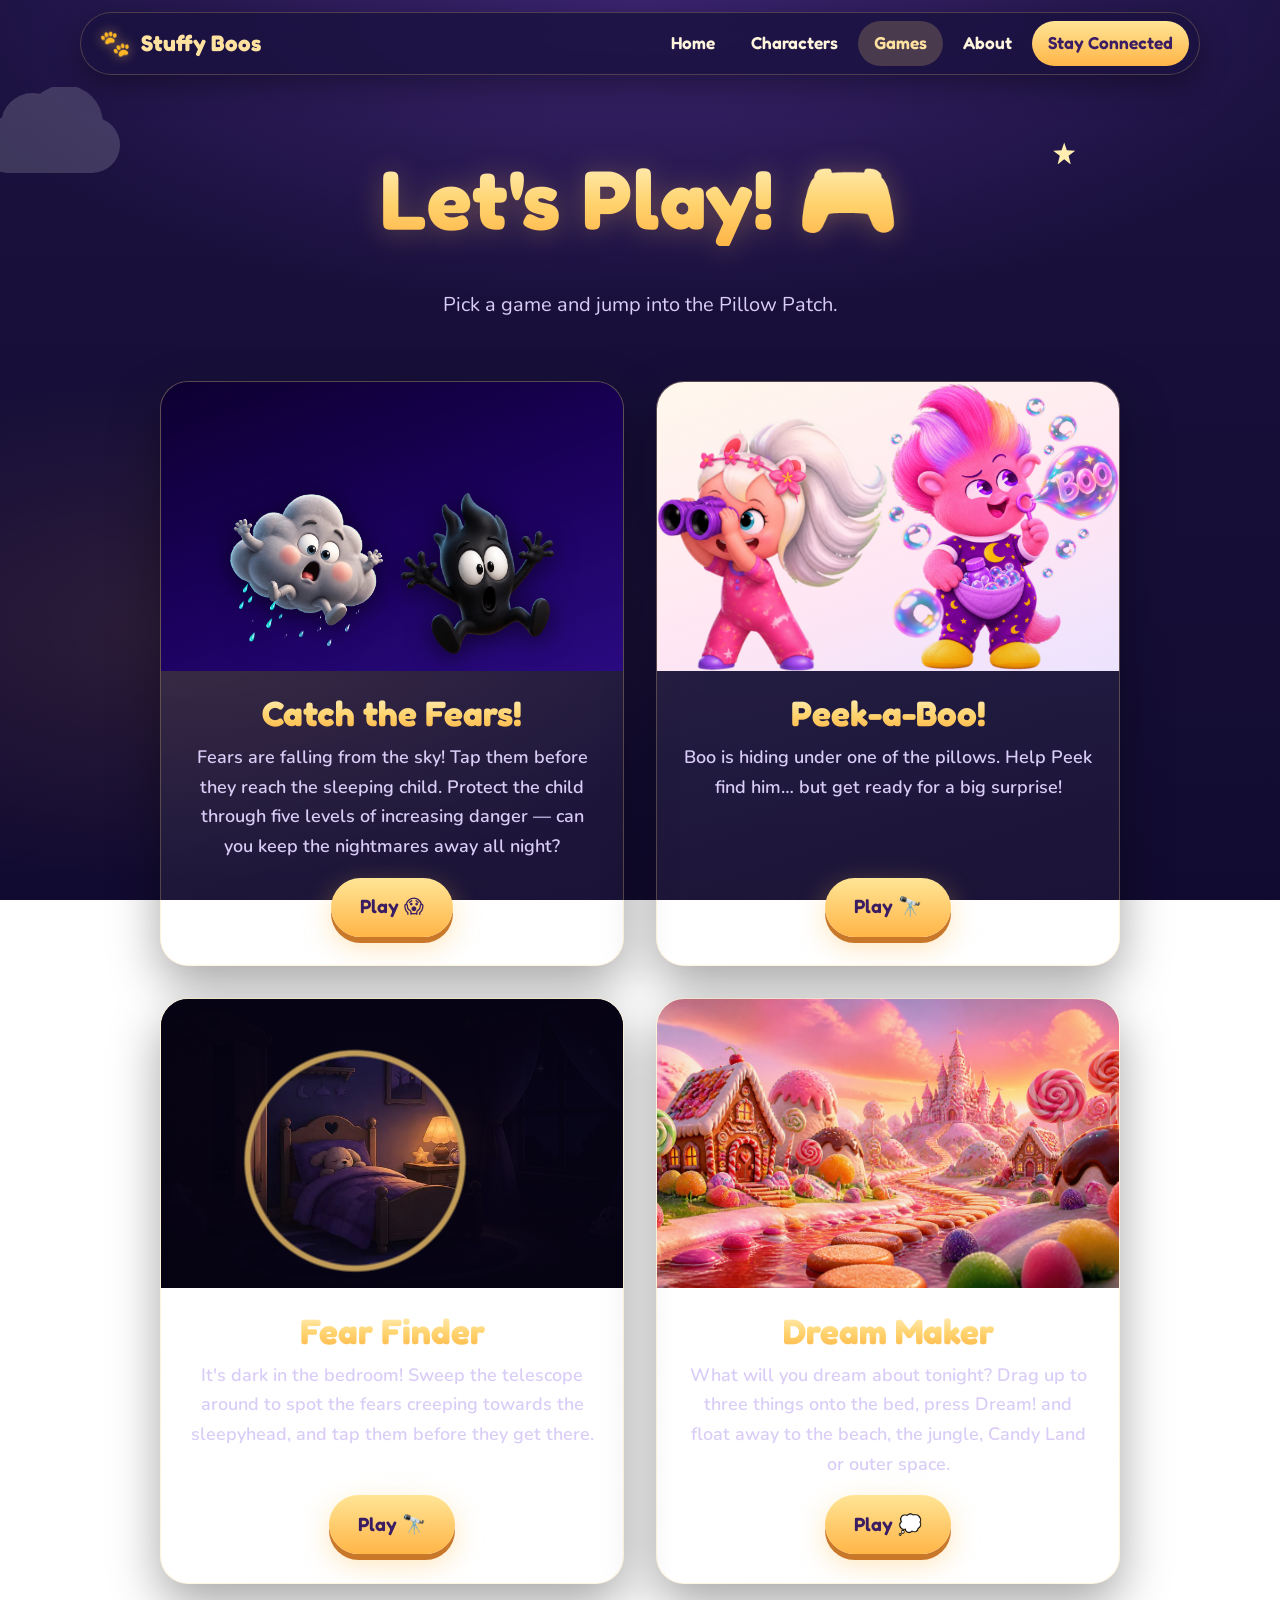
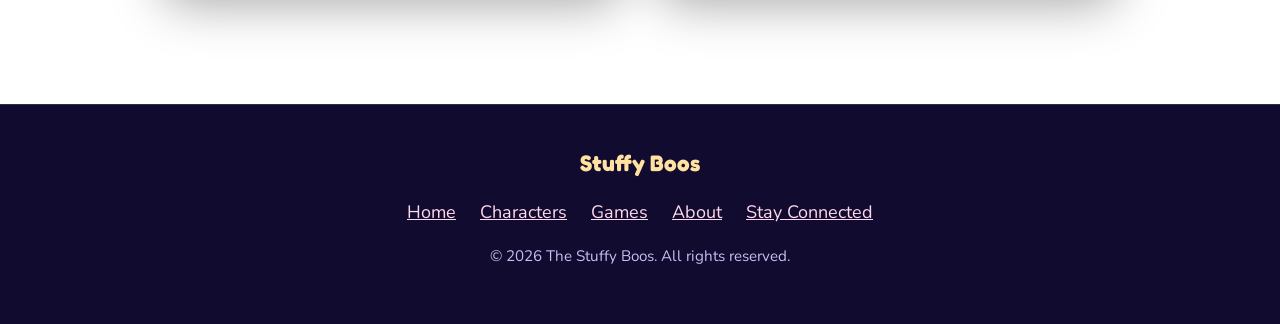
<file: games.html>
<!doctype html>
<html lang="en">
<head>
  <meta charset="utf-8">
  <meta name="viewport" content="width=device-width, initial-scale=1">
  <title>Games — The Stuffy Boos</title>
  <meta name="description" content="Play Stuffy Boos games: catch falling fears in Catch the Fears, or help Peek find Boo in Peek-a-Boo!">
  <link rel="preconnect" href="https://fonts.googleapis.com">
  <link rel="preconnect" href="https://fonts.gstatic.com" crossorigin>
  <link href="https://fonts.googleapis.com/css2?family=Fredoka:wght@400;500;600;700&family=Nunito:wght@400;600;700&display=swap" rel="stylesheet">
  <link rel="stylesheet" href="css/styles.css">
</head>
<body class="night">
  <a class="skip-link" href="#main">Skip to content</a>

  <header class="site-header">
    <div class="header-inner">
      <a class="logo" href="index.html" aria-label="The Stuffy Boos home">
        <span class="logo-mark" aria-hidden="true">🐾</span>
        Stuffy Boos
      </a>
      <button class="nav-toggle" aria-label="Menu" aria-expanded="false" aria-controls="nav">☰</button>
      <nav class="nav" id="nav" aria-label="Main">
        <a href="index.html">Home</a>
        <a href="characters.html">Characters</a>
        <a href="games.html" aria-current="page">Games</a>
        <a href="about.html">About</a>
        <a href="stay-connected.html" class="nav-cta">Stay Connected</a>
      </nav>
    </div>
  </header>

  <main id="main">
    <section class="page-head">
      <span class="cloud" style="--w:140px; top:12%; left:-20px; --t:22s"></span>
      <span class="star" style="top:22%; right:16%; --s:22px"></span>
      <div class="wrap">
        <h1 class="title-big">Let's Play! 🎮</h1>
        <p class="lede">Pick a game and jump into the Pillow Patch.</p>
      </div>
    </section>

    <section class="section" style="padding-top:0">
      <div class="wrap">
        <ul class="game-picks">
          <li>
            <a class="game-pick" href="catch-the-fears.html">
              <span class="game-pick__art game-pick__art--fears" aria-hidden="true">
                <img src="images/fears-game/storm-fall.webp" alt="" loading="lazy">
                <img src="images/fears-game/shadow-fall.webp" alt="" loading="lazy">
              </span>
              <span class="game-pick__body">
                <span class="game-pick__title">Catch the Fears!</span>
                <span class="game-pick__text">Fears are falling from the sky! Tap them before they reach the sleeping child. Protect the child through five levels of increasing danger — can you keep the nightmares away all night?</span>
                <span class="btn btn-pink game-pick__btn">Play 😱</span>
              </span>
            </a>
          </li>
          <li>
            <a class="game-pick" href="peekaboo.html">
              <span class="game-pick__art game-pick__art--peek" aria-hidden="true">
                <img src="images/characters/peek.webp" alt="" loading="lazy">
                <img src="images/characters/boo.png" alt="" loading="lazy">
              </span>
              <span class="game-pick__body">
                <span class="game-pick__title">Peek-a-Boo!</span>
                <span class="game-pick__text">Boo is hiding under one of the pillows. Help Peek find him… but get ready for a big surprise!</span>
                <span class="btn btn-pink game-pick__btn">Play 🔭</span>
              </span>
            </a>
          </li>
          <li>
            <a class="game-pick" href="fear-finder.html">
              <span class="game-pick__art game-pick__art--finder" aria-hidden="true">
                <img src="images/fears-game/bedroom-900.webp" alt="" loading="lazy">
              </span>
              <span class="game-pick__body">
                <span class="game-pick__title">Fear Finder</span>
                <span class="game-pick__text">It's dark in the bedroom! Sweep the telescope around to spot the fears creeping towards the sleepyhead, and tap them before they get there.</span>
                <span class="btn btn-pink game-pick__btn">Play 🔭</span>
              </span>
            </a>
          </li>
          <li>
            <a class="game-pick" href="dream-maker.html">
              <span class="game-pick__art game-pick__art--dream" aria-hidden="true">
                <img src="images/dream-maker/candy-land.webp" alt="" loading="lazy">
              </span>
              <span class="game-pick__body">
                <span class="game-pick__title">Dream Maker</span>
                <span class="game-pick__text">What will you dream about tonight? Drag up to three things onto the bed, press Dream! and float away to the beach, the jungle, Candy Land or outer space.</span>
                <span class="btn btn-pink game-pick__btn">Play 💭</span>
              </span>
            </a>
          </li>
        </ul>
      </div>
    </section>
  </main>

  <footer class="site-footer">
    <div class="wrap">
      <a class="logo" href="index.html">Stuffy Boos</a>
      <nav class="footer-nav" aria-label="Footer">
        <a href="index.html">Home</a><a href="characters.html">Characters</a><a href="games.html">Games</a><a href="about.html">About</a><a href="stay-connected.html">Stay Connected</a>
      </nav>
      <p class="small" style="color:#cbbdf0">© <span data-year>2026</span> The Stuffy Boos. All rights reserved.</p>
    </div>
  </footer>

  <script src="js/main.js"></script>
</body>
</html>
</file>
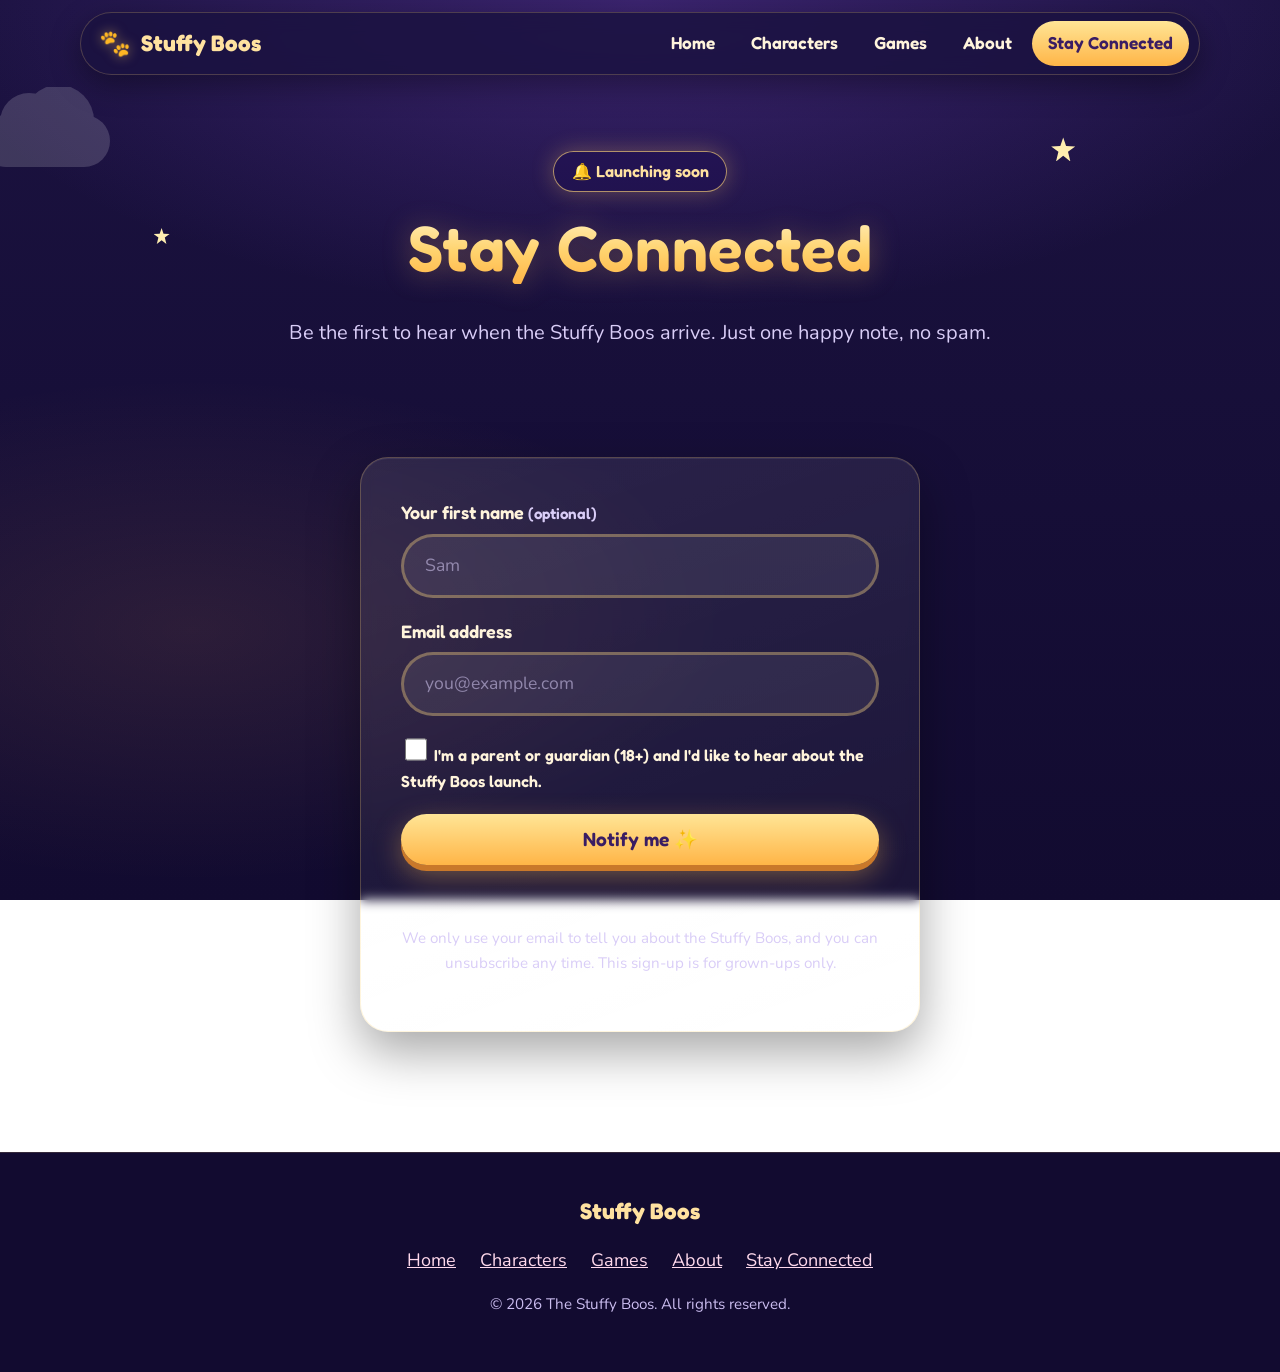
<file: stay-connected.html>
<!doctype html>
<html lang="en">
<head>
  <meta charset="utf-8">
  <meta name="viewport" content="width=device-width, initial-scale=1">
  <title>Stay Connected — The Stuffy Boos</title>
  <meta name="description" content="Parents: sign up to be notified when the Stuffy Boos launch.">
  <link rel="preconnect" href="https://fonts.googleapis.com">
  <link rel="preconnect" href="https://fonts.gstatic.com" crossorigin>
  <link href="https://fonts.googleapis.com/css2?family=Fredoka:wght@400;500;600;700&family=Nunito:wght@400;600;700&display=swap" rel="stylesheet">
  <link rel="stylesheet" href="css/styles.css">
</head>
<body class="night">
  <a class="skip-link" href="#main">Skip to content</a>

  <header class="site-header">
    <div class="header-inner">
      <a class="logo" href="index.html" aria-label="The Stuffy Boos home">
        <span class="logo-mark" aria-hidden="true">🐾</span>
        Stuffy Boos
      </a>
      <button class="nav-toggle" aria-label="Menu" aria-expanded="false" aria-controls="nav">☰</button>
      <nav class="nav" id="nav" aria-label="Main">
        <a href="index.html">Home</a>
        <a href="characters.html">Characters</a>
        <a href="games.html">Games</a>
        <a href="about.html">About</a>
        <a href="stay-connected.html" class="nav-cta" aria-current="page">Stay Connected</a>
      </nav>
    </div>
  </header>

  <main id="main">
    <section class="page-head">
      <span class="cloud" style="--w:130px; top:10%; left:-20px; --t:21s"></span>
      <span class="star" style="top:18%; right:16%; --s:24px"></span>
      <span class="star" style="top:50%; left:12%; --s:16px; --d:1s"></span>
      <div class="wrap">
        <span class="badge">🔔 Launching soon</span>
        <h1>Stay Connected</h1>
        <p class="lede">Be the first to hear when the Stuffy Boos arrive. Just one happy note, no spam.</p>
      </div>
    </section>

    <section class="section">
      <div class="wrap">
        <div class="card signup">
          <form id="signup-form" novalidate>
            <div class="field">
              <label for="name">Your first name <span class="small">(optional)</span></label>
              <input type="text" id="name" name="name" autocomplete="given-name" placeholder="Sam">
            </div>
            <div class="field">
              <label for="email">Email address</label>
              <input type="email" id="email" name="email" autocomplete="email" placeholder="you@example.com" required>
            </div>
            <!-- honeypot: real people never see this -->
            <input class="hp" type="text" name="website" tabindex="-1" autocomplete="off" aria-hidden="true">
            <div class="field">
              <label class="check">
                <input type="checkbox" name="adult" value="yes">
                <span>I'm a parent or guardian (18+) and I'd like to hear about the Stuffy Boos launch.</span>
              </label>
            </div>
            <button type="submit" class="btn btn-pink" style="width:100%">Notify me ✨</button>
            <p class="form-msg" role="status" aria-live="polite"></p>
            <p class="small center">We only use your email to tell you about the Stuffy Boos, and you can unsubscribe any time. This sign-up is for grown-ups only.</p>
          </form>

          <div id="signup-success" class="form-success" hidden>
            <span class="big">🌙</span>
            <h2>You're on the list!</h2>
            <p>Thank you! We'll send word as soon as the Stuffy Boos are ready. See you in the Pillow Patch!</p>
            <a class="btn" href="characters.html">Meet the Squad</a>
          </div>
        </div>
      </div>
    </section>
  </main>

  <footer class="site-footer">
    <div class="wrap">
      <a class="logo" href="index.html">Stuffy Boos</a>
      <nav class="footer-nav" aria-label="Footer">
        <a href="index.html">Home</a><a href="characters.html">Characters</a><a href="games.html">Games</a><a href="about.html">About</a><a href="stay-connected.html">Stay Connected</a>
      </nav>
      <p class="small" style="color:#cbbdf0">© <span data-year>2026</span> The Stuffy Boos. All rights reserved.</p>
    </div>
  </footer>

  <script src="js/main.js"></script>
</body>
</html>
</file>
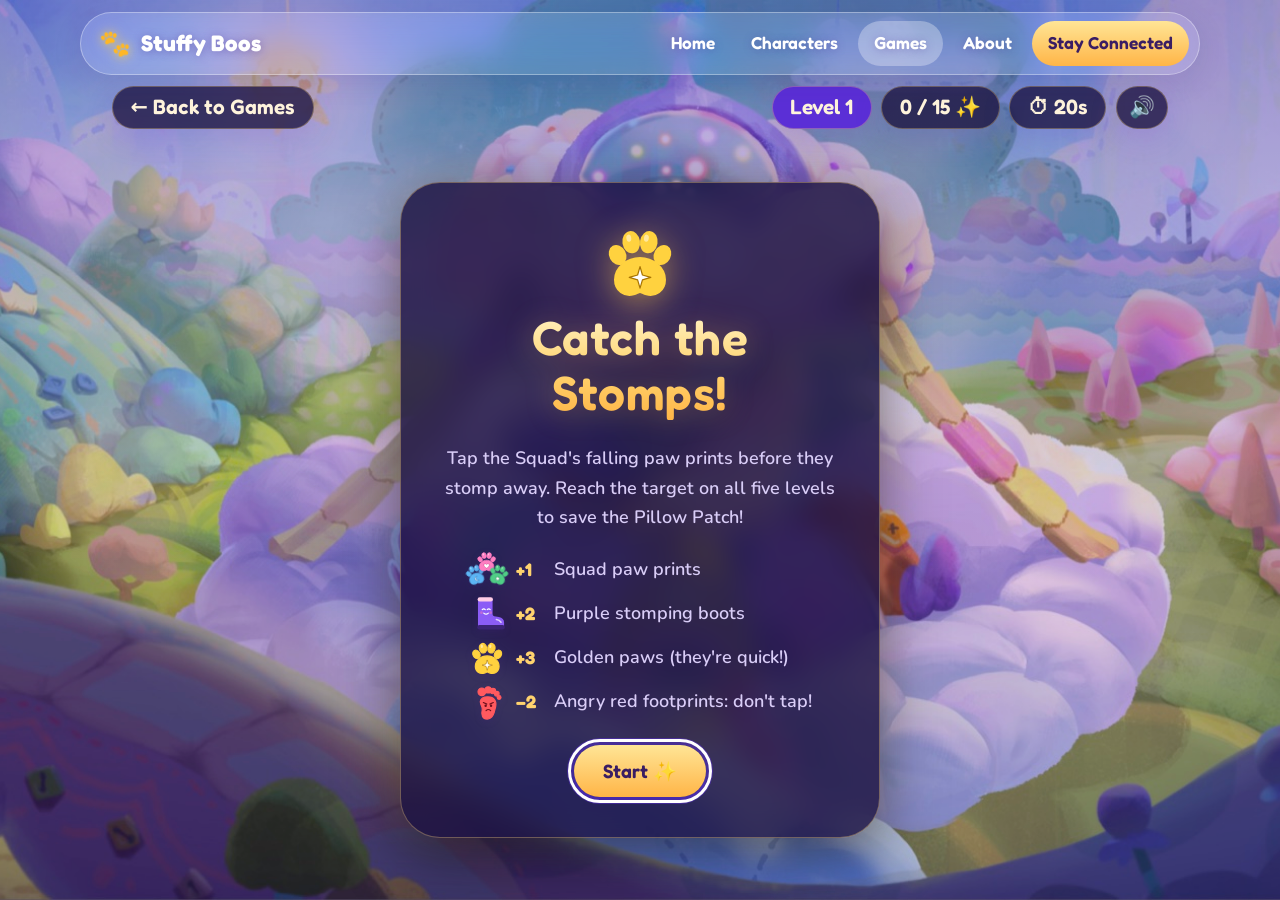
<file: stomp-catcher.html>
<!doctype html>
<html lang="en">
<head>
  <meta charset="utf-8">
  <meta name="viewport" content="width=device-width, initial-scale=1">
  <title>Stomp Catcher — The Stuffy Boos</title>
  <meta name="description" content="Catch the Stuffy Boos' falling paw prints and stomping boots across five levels, from sunny day to enchanted night, and become a Stuffy Boos hero!">
  <link rel="preconnect" href="https://fonts.googleapis.com">
  <link rel="preconnect" href="https://fonts.gstatic.com" crossorigin>
  <link href="https://fonts.googleapis.com/css2?family=Fredoka:wght@400;500;600;700&family=Nunito:wght@400;600;700&display=swap" rel="stylesheet">
  <link rel="stylesheet" href="css/styles.css">
</head>
<body class="home game-page night">
  <a class="skip-link" href="#main">Skip to content</a>

  <header class="site-header">
    <div class="header-inner">
      <a class="logo" href="index.html" aria-label="The Stuffy Boos home">
        <span class="logo-mark" aria-hidden="true">🐾</span>
        Stuffy Boos
      </a>
      <button class="nav-toggle" aria-label="Menu" aria-expanded="false" aria-controls="nav">☰</button>
      <nav class="nav" id="nav" aria-label="Main">
        <a href="index.html">Home</a>
        <a href="characters.html">Characters</a>
        <a href="games.html" aria-current="page">Games</a>
        <a href="about.html">About</a>
        <a href="stay-connected.html" class="nav-cta">Stay Connected</a>
      </nav>
    </div>
  </header>

  <main id="main">
    <section class="game" id="game" data-state="idle" data-level="1" aria-label="Stomp catching game">
      <img class="game-bg"
           src="images/pillow-patch-hq.jpg"
           srcset="images/pillow-patch-hq-800.jpg 900w, images/pillow-patch-hq.jpg 1600w, images/pillow-patch-hq-2000.jpg 1969w"
           sizes="100vw" width="1600" height="887" alt="">

      <!-- Scenery for levels 2–5: pure CSS layers that fade in over the artwork -->
      <div class="scene scene--2" aria-hidden="true"><i class="scene-tint"></i><i class="scene-sun"></i></div>
      <div class="scene scene--3" aria-hidden="true"><i class="scene-tint"></i><i class="scene-stars"></i></div>
      <div class="scene scene--4" aria-hidden="true"><i class="scene-tint"></i><i class="scene-stars"></i><i class="scene-moon"></i></div>
      <div class="scene scene--5" aria-hidden="true"><i class="scene-tint"></i><i class="scene-aura"></i><i class="scene-stars"></i><i class="scene-moon"></i></div>

      <div class="game-shade" aria-hidden="true"></div>
      <div class="game-glow" aria-hidden="true"></div>
      <div class="game-field" id="game-field" aria-hidden="true"></div>
      <div class="game-fx" aria-hidden="true"></div>

      <div class="game-hud">
        <a class="hud-pill hud-back" href="games.html">← <span class="hide-sm">Back to </span>Games</a>
        <div class="hud-stats">
          <span class="hud-pill hud-level" id="game-level">Level 1</span>
          <span class="hud-pill hud-score" id="game-score">0 / 15 ✨</span>
          <span class="hud-pill" id="game-time">⏱ 20s</span>
          <button class="hud-pill hud-sound" id="game-sound" type="button" aria-pressed="false" aria-label="Sound on. Tap to mute">🔊</button>
        </div>
      </div>

      <!-- Start screen -->
      <div class="game-overlay" id="game-start-screen">
        <div class="game-card">
          <span class="big-star big-foot shape shape--gold" data-shape="gold" aria-hidden="true"></span>
          <h1>Catch the Stomps!</h1>
          <p>Tap the Squad's falling paw prints before they stomp away. Reach the target on all five levels to save the Pillow Patch!</p>
          <ul class="legend">
            <li><span class="legend-paws"><span class="shape" data-shape="paw" data-symbol="moon"></span><span class="shape" data-shape="paw" data-symbol="heart"></span><span class="shape" data-shape="paw" data-symbol="star"></span></span><b>+1</b> Squad paw prints</li>
            <li><span class="shape shape--boot" data-shape="boot" style="--c:#8b5cf6"></span><b>+2</b> Purple stomping boots</li>
            <li><span class="shape shape--gold" data-shape="gold"></span><b>+3</b> Golden paws (they're quick!)</li>
            <li><span class="shape shape--angry" data-shape="angry" style="--c:#ff5a5f"></span><b>−2</b> Angry red footprints: don't tap!</li>
          </ul>
          <button class="btn btn-pink" id="game-start" type="button">Start ✨</button>
        </div>
      </div>

      <!-- Level intro + countdown -->
      <div class="game-overlay" id="game-level-screen" hidden>
        <div class="game-card">
          <span class="level-kicker" id="level-title">Level 1</span>
          <h2 id="level-target">Catch 15 Stomps!</h2>
          <p id="level-tip"></p>
          <span class="countdown" id="level-count" aria-live="polite">3</span>
        </div>
      </div>

      <!-- Passed a level -->
      <div class="game-overlay" id="game-pass-screen" hidden>
        <div class="game-card" role="status" aria-live="polite">
          <div class="celebrate" aria-hidden="true"></div>
          <span class="big-star" aria-hidden="true">⭐</span>
          <p class="end-msg">You did it! You collected <strong id="pass-score">0 Stomps</strong>!</p>
          <button class="btn btn-pink" id="game-next" type="button">Next Level ➜</button>
        </div>
      </div>

      <!-- Missed the target -->
      <div class="game-overlay" id="game-fail-screen" hidden>
        <div class="game-card" role="status" aria-live="polite">
          <span class="big-star" aria-hidden="true">☁️</span>
          <p class="end-msg">So close! You collected <strong id="fail-score">0 Stomps</strong> but needed <strong id="fail-target">15</strong>.</p>
          <button class="btn btn-pink" id="game-retry" type="button">Try Again</button>
        </div>
      </div>

      <!-- Finished level 5 -->
      <div class="game-overlay game-overlay--win" id="game-win-screen" hidden>
        <div class="celebrate celebrate--big" aria-hidden="true"></div>
        <div class="game-card" role="status" aria-live="polite">
          <span class="hero-star" aria-hidden="true"><i class="rays"></i>🌟</span>
          <h2>You're a Stuffy Boos hero!</h2>
          <p class="end-msg">You collected all the Stomps. The Pillow Patch is stomping!</p>
          <p class="small"><strong id="win-total">0 Stomps</strong> across all five levels</p>
          <button class="btn btn-pink" id="game-replay" type="button">Play Again</button>
        </div>
      </div>
    </section>
  </main>

  <script src="js/main.js"></script>
  <script src="js/game.js"></script>
</body>
</html>
</file>
<file: css/snuggeroo.css>
/* ==========================================================
   SNUGGEROO — cosy, magical, bedtime world
   Deep purple night, warm gold, white text, soft round shapes.
   ========================================================== */
:root {
  --night: #1a0a2e;
  --night-2: #241040;
  --night-3: #321a5c;
  --gold: #ffd700;
  --gold-soft: #ffe76a;
  --gold-deep: #c99700;
  --white: #ffffff;
  --text-soft: rgba(255, 255, 255, 0.82);
  --card: rgba(255, 255, 255, 0.06);
  --card-line: rgba(255, 215, 0, 0.22);
  --radius: 32px;
  --gutter: clamp(1rem, 4vw, 2.5rem);
  --font: "Nunito", ui-rounded, system-ui, sans-serif;
}

*, *::before, *::after { box-sizing: border-box; }
html { scroll-behavior: smooth; }
body {
  margin: 0; min-height: 100vh;
  background: var(--night); color: var(--white);
  font-family: var(--font); font-size: 1.0625rem; line-height: 1.6;
  -webkit-font-smoothing: antialiased; overflow-x: hidden;
}
img { max-width: 100%; display: block; }
h1, h2, h3, p { margin: 0; }
.sr-only { position: absolute; width: 1px; height: 1px; overflow: hidden; clip: rect(0 0 0 0); white-space: nowrap; }
.skip-link {
  position: absolute; left: 1rem; top: -4rem; z-index: 50; padding: 0.7rem 1.2rem; border-radius: 999px;
  background: var(--gold); color: var(--night); font-weight: 800; text-decoration: none; transition: top 0.2s;
}
.skip-link:focus { top: 1rem; }

/* ── Twinkling stars and sparkles (made by the script) ─────────── */
.sky { position: absolute; inset: 0; z-index: 0; overflow: hidden; pointer-events: none; }
.star {
  position: absolute; left: var(--x); top: var(--y); width: var(--s); aspect-ratio: 1; border-radius: 50%;
  background: #fff; box-shadow: 0 0 calc(var(--s) * 3) rgba(255, 255, 255, 0.8);
  opacity: 0.2; animation: twinkle var(--t) ease-in-out var(--d) infinite;
}
.star--gold { background: var(--gold-soft); box-shadow: 0 0 calc(var(--s) * 3) rgba(255, 215, 0, 0.9); }
.sparkle {
  position: absolute; left: var(--x); top: var(--y); width: var(--s); aspect-ratio: 1;
  background: var(--c, var(--gold));
  clip-path: polygon(50% 0, 61% 39%, 100% 50%, 61% 61%, 50% 100%, 39% 61%, 0 50%, 39% 39%);
  filter: drop-shadow(0 0 6px rgba(255, 230, 120, 0.9));
  animation: sparkle-float var(--t) ease-in-out var(--d) infinite;
}
@keyframes twinkle { 0%, 100% { opacity: 0.15; scale: 0.7; } 50% { opacity: 1; scale: 1; } }
@keyframes sparkle-float {
  0%, 100% { opacity: 0; transform: translateY(0) scale(0.4) rotate(0deg); }
  30%, 70% { opacity: 1; }
  50% { transform: translateY(-26px) scale(1) rotate(90deg); }
}

/* ── 1. Hero ──────────────────────────────────────────────────── */
.hero {
  position: relative; isolation: isolate; overflow: hidden;
  min-height: 100vh; min-height: 100svh;
  display: flex; flex-direction: column; align-items: center; justify-content: center;
  padding: clamp(3rem, 9vh, 6rem) var(--gutter) 0; text-align: center;
  background:
    radial-gradient(ellipse 70% 50% at 50% 30%, rgba(120, 60, 200, 0.35), transparent 70%),
    linear-gradient(180deg, #12061f 0%, var(--night) 45%, var(--night-2) 100%);
}
.logo {
  position: relative; z-index: 2;
  font-size: clamp(3.1rem, 13.5vw, 9.5rem); font-weight: 900; line-height: 0.95; letter-spacing: 0.02em;
  color: var(--gold);
  text-shadow:
    0 0 18px rgba(255, 215, 0, 0.55),
    0 0 46px rgba(255, 190, 40, 0.35),
    0 0.06em 0 var(--gold-deep),
    0 0.1em 0.18em rgba(0, 0, 0, 0.45);
}
.logo span { display: inline-block; animation: letter-bob 3.2s ease-in-out calc(var(--i) * -0.22s) infinite; }
@keyframes letter-bob { 0%, 100% { translate: 0 0; rotate: -2deg; } 50% { translate: 0 -0.06em; rotate: 2deg; } }
.tagline {
  position: relative; z-index: 2; margin-top: clamp(0.8rem, 2vh, 1.4rem);
  font-size: clamp(1.15rem, 3.4vw, 1.9rem); font-weight: 700; color: var(--white);
  text-shadow: 0 2px 14px rgba(0, 0, 0, 0.5);
}

/* all seven, shoulder to shoulder on a soft glowing ground */
.lineup {
  position: relative; z-index: 2; list-style: none; margin: clamp(1.5rem, 5vh, 3rem) 0 0; padding: 0;
  display: flex; justify-content: center; align-items: flex-end;
  --h: clamp(112px, 21vw, 300px); --overlap: clamp(15px, 2.3vw, 30px);
}
.lineup li { position: relative; z-index: var(--z); margin-inline: calc(var(--overlap) * -1); }
.lineup img {
  height: calc(var(--h) * var(--s)); width: auto; max-width: none;
  filter: drop-shadow(0 12px 14px rgba(10, 0, 30, 0.55));
  transform-origin: 50% 100%;
  animation: buddy-bob var(--t) ease-in-out var(--d) infinite;
  transition: translate 0.25s cubic-bezier(0.3, 1.6, 0.5, 1);
}
.lineup li:hover img { translate: 0 -14px; }
@keyframes buddy-bob { 0%, 100% { transform: translateY(0) rotate(-1.2deg); } 50% { transform: translateY(-7px) rotate(1.2deg); } }
.ground {
  position: relative; z-index: 1; width: min(1100px, 130%); height: clamp(70px, 12vw, 150px);
  margin-top: calc(clamp(70px, 12vw, 150px) * -0.55);
  /* a soft mound of light that fades away at the edges */
  background:
    radial-gradient(ellipse 42% 45% at 50% 32%, rgba(255, 230, 130, 0.6), rgba(255, 205, 90, 0.18) 50%, transparent 72%),
    radial-gradient(ellipse 50% 95% at 50% 100%, rgba(78, 44, 128, 0.95) 0 52%, rgba(60, 32, 104, 0.5) 64%, transparent 74%);
}
.scroll-hint {
  position: absolute; z-index: 3; bottom: clamp(0.8rem, 3vh, 1.6rem); left: 50%; translate: -50% 0;
  width: 2.6rem; height: 2.6rem; border-radius: 50%; display: grid; place-items: center;
  color: var(--night); background: var(--gold); text-decoration: none; font-weight: 900; font-size: 1.2rem;
  box-shadow: 0 0 22px rgba(255, 215, 0, 0.55); animation: hint-bob 2s ease-in-out infinite;
}
.scroll-hint:focus-visible { outline: 3px solid #fff; outline-offset: 4px; }
@keyframes hint-bob { 50% { translate: -50% 6px; } }

/* ── Section basics ───────────────────────────────────────────── */
.section { position: relative; padding: clamp(4rem, 10vw, 7rem) var(--gutter); }
.wrap { max-width: 1120px; margin: 0 auto; }
.section-title {
  text-align: center; font-size: clamp(2.2rem, 6.5vw, 3.8rem); font-weight: 900; line-height: 1.05; color: var(--gold);
  text-shadow: 0 0 22px rgba(255, 215, 0, 0.35);
}
.section-lede { max-width: 38rem; margin: 0.9rem auto 0; text-align: center; color: var(--text-soft); font-size: clamp(1.05rem, 2.4vw, 1.2rem); }

/* ── 2. Meet the Crew ─────────────────────────────────────────── */
.crew { background: linear-gradient(180deg, var(--night-2), var(--night) 30%); }
.crew-grid {
  list-style: none; margin: clamp(2.5rem, 6vw, 4rem) auto 0; padding: 0;
  display: grid; gap: clamp(1.25rem, 3vw, 2rem);
  grid-template-columns: 1fr; max-width: 440px;
}
/* tablets: two across */
@media (min-width: 640px) {
  .crew-grid { grid-template-columns: repeat(2, 1fr); max-width: 760px; }
  .crew-grid li:last-child { grid-column: 1 / -1; justify-self: center; width: calc(50% - 1rem); }
}
/* desktop: 3 – 2 – 2, every card the same size, the shorter rows centred */
@media (min-width: 1000px) {
  .crew-grid { grid-template-columns: repeat(6, 1fr); max-width: 1120px; }
  .crew-grid li { grid-column: span 2; }
  .crew-grid li:nth-child(4), .crew-grid li:nth-child(6) { grid-column: 2 / span 2; }
  .crew-grid li:nth-child(5), .crew-grid li:nth-child(7) { grid-column: 4 / span 2; }
  .crew-grid li:last-child { justify-self: stretch; width: auto; }
}
.card {
  height: 100%; display: flex; flex-direction: column; align-items: center; text-align: center;
  padding: 1.4rem 1.5rem 1.7rem; border-radius: var(--radius);
  background: linear-gradient(165deg, rgba(255, 255, 255, 0.1), rgba(255, 255, 255, 0.03));
  border: 2px solid var(--card-line);
  box-shadow: 0 18px 40px rgba(5, 0, 20, 0.45), inset 0 1px 0 rgba(255, 255, 255, 0.08);
  transition: transform 0.25s cubic-bezier(0.3, 1.5, 0.5, 1), border-color 0.25s, box-shadow 0.25s;
}
.card:hover { transform: translateY(-8px) rotate(-1deg); border-color: rgba(255, 215, 0, 0.6); box-shadow: 0 24px 50px rgba(5, 0, 20, 0.55), 0 0 34px rgba(255, 215, 0, 0.18); }
.crew-grid li:nth-child(even) .card:hover { transform: translateY(-8px) rotate(1deg); }
.card-art {
  position: relative; width: 100%; height: clamp(220px, 26vw, 270px); margin-bottom: 1rem;
  border-radius: 26px;
  background: radial-gradient(ellipse 62% 58% at 50% 58%, var(--glow), transparent 72%);
}
.card-art::after {           /* a soft cushion of light to stand on */
  content: ""; position: absolute; left: 22%; right: 22%; bottom: 2%; height: 9%;
  border-radius: 50%; background: radial-gradient(ellipse, rgba(255, 225, 130, 0.4), transparent 70%);
}
.card-art img {
  position: absolute; z-index: 1; inset: 0; width: 100%; height: 100%; object-fit: contain; object-position: 50% 100%;
  filter: drop-shadow(0 10px 14px rgba(10, 0, 30, 0.5)); transition: scale 0.3s cubic-bezier(0.3, 1.6, 0.5, 1);
}
.card:hover .card-art img { scale: 1.06; }
.card-name { font-size: clamp(1.5rem, 3vw, 1.75rem); font-weight: 900; line-height: 1.15; color: var(--gold); }
.card-desc { margin-top: 0.45rem; color: var(--white); font-weight: 600; }
.card-pouch {
  margin-top: auto; padding-top: 1rem; display: inline-flex; align-items: flex-start; gap: 0.45rem; text-align: left;
  font-size: 0.9rem; font-weight: 700; color: var(--text-soft);
}
.card-pouch svg { flex: none; width: 1.25rem; height: 1.25rem; margin-top: 0.08rem; color: var(--gold); }
.card-pouch b { color: var(--gold-soft); font-weight: 800; }

/* ── 3. The Pillow Patch ──────────────────────────────────────── */
.patch {
  position: relative; isolation: isolate; overflow: hidden;
  min-height: clamp(640px, 92vh, 860px); padding-bottom: clamp(15rem, 34vw, 22rem);
  background:
    radial-gradient(circle at 90% 9%, rgba(255, 236, 160, 0.24), transparent 14%),
    linear-gradient(180deg, var(--night) 0%, #2a1250 55%, #45226f 100%);
}
.moon {
  position: absolute; z-index: 0; right: clamp(4%, 7vw, 9%); top: clamp(1rem, 3vw, 2.2rem);
  width: clamp(70px, 10vw, 120px); aspect-ratio: 1; border-radius: 50%;
  background: radial-gradient(circle at 38% 36%, #fffbe6, #ffe98c 55%, #f5c842);
  box-shadow: 0 0 40px rgba(255, 230, 130, 0.7), 0 0 120px rgba(255, 215, 0, 0.35);
}
.moon::after {               /* a sleepy little crescent shadow */
  content: ""; position: absolute; inset: 0; border-radius: 50%;
  background: radial-gradient(circle at 75% 30%, rgba(60, 30, 100, 0.35) 0 28%, transparent 30%);
}
.patch .wrap { position: relative; z-index: 3; }
.patch-copy {
  max-width: 42rem; margin: 1.6rem auto 0; padding: clamp(1.4rem, 4vw, 2.2rem);
  border-radius: var(--radius); text-align: center;
  background: rgba(26, 10, 46, 0.55); border: 2px solid var(--card-line);
  -webkit-backdrop-filter: blur(10px); backdrop-filter: blur(10px);
  box-shadow: 0 18px 50px rgba(5, 0, 20, 0.45);
  font-size: clamp(1.05rem, 2.4vw, 1.25rem); font-weight: 600; color: var(--white);
}

/* the landscape: rows of plump, buttoned pillows rolling away like hills */
.pillows { position: absolute; z-index: 1; left: 0; right: 0; bottom: 0; height: clamp(15rem, 34vw, 22rem); pointer-events: none; }
.pillows::after {            /* melt the front pillows softly into the footer */
  content: ""; position: absolute; z-index: 3; left: 0; right: 0; bottom: 0; height: 28%;
  background: linear-gradient(180deg, transparent, #45226f 85%);
}
.pillow {
  position: absolute; left: var(--x); bottom: var(--b); width: var(--w); aspect-ratio: 1.7;
  border-radius: 46% 46% 42% 42% / 58% 58% 42% 42%;
  background:
    radial-gradient(circle at 50% 46%, rgba(0, 0, 0, 0.18) 0 3.2%, rgba(255, 255, 255, 0.35) 3.4% 4.4%, transparent 4.8%),
    radial-gradient(ellipse 60% 40% at 38% 26%, rgba(255, 255, 255, 0.45), transparent 70%),
    linear-gradient(170deg, var(--c1), var(--c2));
  box-shadow: inset 0 -14px 26px rgba(30, 0, 60, 0.35), inset 0 10px 18px rgba(255, 255, 255, 0.25), 0 18px 30px rgba(10, 0, 30, 0.35);
  rotate: var(--r);
  animation: pillow-breathe var(--t, 7s) ease-in-out var(--d, 0s) infinite;
}
.pillow::before, .pillow::after {   /* soft seams from the button */
  content: ""; position: absolute; top: 46%; width: 30%; height: 2px; border-radius: 2px; background: rgba(40, 0, 70, 0.14);
}
.pillow::before { left: 18%; rotate: 8deg; }
.pillow::after { right: 18%; rotate: -8deg; }
.pillow--back { filter: brightness(0.62) saturate(0.85); }
.pillow--mid { filter: brightness(0.82); }
@keyframes pillow-breathe { 50% { scale: 1.025 0.975; } }
.fireflies span {
  position: absolute; z-index: 2; left: var(--x); bottom: var(--b); width: 6px; height: 6px; border-radius: 50%;
  background: #fff6a8; box-shadow: 0 0 12px 4px rgba(255, 230, 110, 0.7);
  animation: firefly var(--t) ease-in-out var(--d) infinite;
}
@keyframes firefly {
  0%, 100% { opacity: 0; transform: translate(0, 0); }
  20%, 80% { opacity: 1; }
  50% { transform: translate(var(--dx), -40px); }
}

/* ── 4. Footer ────────────────────────────────────────────────── */
.footer {
  padding: clamp(3rem, 7vw, 4.5rem) var(--gutter) clamp(2.5rem, 6vw, 3.5rem); text-align: center;
  background: linear-gradient(180deg, #45226f, var(--night) 60%);
}
.footer-logo { font-size: clamp(2.2rem, 7vw, 3.4rem); font-weight: 900; letter-spacing: 0.03em; color: var(--gold); text-shadow: 0 0 20px rgba(255, 215, 0, 0.5); }
.footer-tag { margin-top: 0.4rem; font-size: clamp(1.05rem, 2.6vw, 1.25rem); font-weight: 700; color: var(--white); }
.footer-small { margin-top: 1.4rem; font-size: 0.85rem; color: rgba(255, 255, 255, 0.55); }

/* ── Phones ───────────────────────────────────────────────────── */
@media (max-width: 640px) {
  /* a wider landscape than the screen, so the pillows stay plump and run off the edges */
  .pillows { left: -32%; right: -32%; }
  .patch { min-height: 0; padding-bottom: 16rem; }
  .moon { width: 54px; top: 0.7rem; right: 5%; }
}
@media (max-width: 520px) {
  /* phones: too narrow for seven in one line, so they stand like a group photo:
     four at the back, three just in front, all overlapping on the same glowing ground */
  .lineup { width: 100%; display: grid; grid-template-columns: repeat(8, 1fr); align-items: end; --h: clamp(130px, 40vw, 175px); }
  .lineup li { margin: 0; justify-self: center; grid-row: 1; }
  .lineup li:nth-child(1) { grid-column: 1 / 3; }
  .lineup li:nth-child(3) { grid-column: 3 / 5; }
  .lineup li:nth-child(5) { grid-column: 5 / 7; }
  .lineup li:nth-child(7) { grid-column: 7 / 9; }
  .lineup li:nth-child(odd) img { height: calc(var(--h) * var(--s) * 0.88); }
  .lineup li:nth-child(even) { grid-row: 2; z-index: 5; margin-top: calc(var(--h) * -0.55); }
  .lineup li:nth-child(2) { grid-column: 2 / 4; }
  .lineup li:nth-child(4) { grid-column: 4 / 6; }
  .lineup li:nth-child(6) { grid-column: 6 / 8; }
  .card-art { height: 230px; }
}

@media (prefers-reduced-motion: reduce) {
  *, *::before, *::after { animation: none !important; transition: none !important; }
  .star { opacity: 0.7; }
  .sparkle { opacity: 0.8; }
  html { scroll-behavior: auto; }
}
</file>
<file: css/styles.css>
/* ==========================================================
   The Stuffy Boos — styles
   Palette pulled from the Pillow Patch art, turned up a notch:
   bold purples, bright pinks, warm golds, blues and greens.
   Change colours in :root to retheme.
   ========================================================== */

:root {
  --ink: #34206b;
  --ink-soft: #5e4a8f;
  --purple: #8b5cf6;
  --purple-deep: #5b2fd6;
  --pink: #ff7ec2;
  --pink-soft: #ffcde6;
  --blue: #5cbcff;
  --blue-soft: #cbe9ff;
  --green: #6fdc9a;
  --green-soft: #c9f3d9;
  --lilac-soft: #e1d4ff;
  --sun: #ffcc3d;
  --white: #fff;

  --font-display: "Fredoka", "Nunito", system-ui, sans-serif;
  --font-body: "Nunito", system-ui, sans-serif;

  --radius: 28px;
  --shadow: 0 10px 30px rgba(91, 47, 214, 0.16);
  --shadow-pop: 0 6px 0 rgba(91, 47, 214, 0.28);
  --gutter: clamp(1rem, 4vw, 2rem);
  --max: 1120px;
}

*, *::before, *::after { box-sizing: border-box; }
html { scroll-behavior: smooth; }

body {
  margin: 0;
  font-family: var(--font-body);
  font-size: 1.125rem;
  line-height: 1.65;
  color: var(--ink);
  background:
    radial-gradient(circle at 12% 8%, var(--pink-soft) 0, transparent 38%),
    radial-gradient(circle at 92% 20%, var(--blue-soft) 0, transparent 40%),
    radial-gradient(circle at 50% 100%, var(--green-soft) 0, transparent 45%),
    #f6f0ff;
  background-attachment: fixed;
  overflow-x: hidden;
}

img { max-width: 100%; display: block; }
a { color: var(--purple-deep); }

h1, h2, h3 {
  font-family: var(--font-display);
  font-weight: 600;
  line-height: 1.15;
  margin: 0 0 0.5em;
  letter-spacing: 0.01em;
}
h1 { font-size: clamp(2.6rem, 8vw, 4.8rem); }
h2 { font-size: clamp(1.9rem, 5vw, 3rem); }
h3 { font-size: 1.4rem; }
p { margin: 0 0 1em; }

.wrap { width: min(100% - 2 * var(--gutter), var(--max)); margin-inline: auto; }
.section { padding-block: clamp(3rem, 8vw, 5.5rem); position: relative; }
.center { text-align: center; }
.lede { font-size: 1.25rem; color: var(--ink-soft); max-width: 36em; }
.center .lede { margin-inline: auto; }

.skip-link {
  position: absolute; left: -999px; top: 0.5rem; z-index: 100;
  background: var(--white); padding: 0.6rem 1rem; border-radius: 999px;
}
.skip-link:focus { left: 0.5rem; }

:focus-visible { outline: 4px solid var(--purple-deep); outline-offset: 3px; border-radius: 12px; }

/* ---------- Header ---------- */
.site-header {
  position: sticky; top: 0; z-index: 50;
  padding: 0.75rem var(--gutter);
}
.header-inner {
  max-width: var(--max); margin-inline: auto;
  display: flex; align-items: center; justify-content: space-between; gap: 1rem;
  background: rgba(255, 255, 255, 0.88);
  backdrop-filter: blur(10px);
  border-radius: 999px;
  padding: 0.5rem 0.6rem 0.5rem 1.1rem;
  box-shadow: var(--shadow);
}
.logo {
  display: flex; align-items: center; gap: 0.5rem;
  font-family: var(--font-display); font-weight: 700; font-size: 1.4rem;
  color: var(--purple-deep); text-decoration: none; white-space: nowrap;
}
.logo-mark { font-size: 1.6rem; line-height: 1; flex: none; margin-right: 0.15rem; }

.nav-toggle {
  display: none; border: 0; cursor: pointer;
  background: var(--lilac-soft); color: var(--purple-deep);
  width: 2.8rem; height: 2.8rem; border-radius: 50%; font-size: 1.4rem;
}
.nav { display: flex; gap: 0.25rem; align-items: center; }
.nav a {
  font-family: var(--font-display); font-weight: 600; font-size: 1.08rem;
  text-decoration: none; color: var(--ink);
  padding: 0.5rem 1rem; border-radius: 999px;
  transition: background 0.2s, transform 0.2s;
}
.nav a:hover { background: var(--lilac-soft); transform: translateY(-2px); }
.nav a[aria-current="page"] { background: var(--purple); color: var(--white); }
.nav a.nav-cta { background: var(--pink); color: var(--ink); }
.nav a.nav-cta:hover { background: var(--pink-soft); }

@media (max-width: 800px) {
  .nav-toggle { display: block; }
  .header-inner { flex-wrap: wrap; border-radius: 28px; }
  .nav {
    display: none; flex-direction: column; align-items: stretch;
    width: 100%; padding: 0.5rem 0 0.6rem;
  }
  .nav.open { display: flex; }
  .nav a { text-align: center; padding: 0.8rem 1rem; }
}

/* ---------- Buttons ---------- */
.btn {
  display: inline-flex; align-items: center; justify-content: center; gap: 0.5rem;
  font-family: var(--font-display); font-weight: 600; font-size: 1.2rem;
  text-decoration: none; cursor: pointer; border: 0;
  padding: 0.85rem 1.8rem; border-radius: 999px;
  color: var(--white); background: var(--purple-deep);
  box-shadow: var(--shadow-pop);
  transition: transform 0.15s, box-shadow 0.15s;
}
.btn:hover { transform: translateY(-3px); box-shadow: 0 9px 0 rgba(91, 47, 214, 0.28); }
.btn:active { transform: translateY(3px); box-shadow: 0 2px 0 rgba(91, 47, 214, 0.28); }
.btn-pink { background: var(--pink); color: var(--ink); }
.btn-light { background: var(--white); color: var(--purple-deep); }
.btn-row { display: flex; flex-wrap: wrap; gap: 1rem; }

/* ---------- Decorative ---------- */
.badge {
  display: inline-flex; align-items: center; gap: 0.5rem;
  font-family: var(--font-display); font-weight: 600; font-size: 1rem;
  background: var(--sun); color: var(--ink);
  padding: 0.4rem 1.1rem; border-radius: 999px; margin-bottom: 1.2rem;
  box-shadow: 0 4px 0 rgba(63, 43, 115, 0.15);
  animation: wiggle 7s ease-in-out infinite;
}

.cloud {
  position: absolute; pointer-events: none; z-index: 0;
  width: var(--w, 140px); height: calc(var(--w, 140px) * 0.4);
  background: var(--white); border-radius: 999px; opacity: 0.85;
  animation: drift var(--t, 22s) ease-in-out infinite alternate;
}
.cloud::before, .cloud::after {
  content: ""; position: absolute; background: inherit; border-radius: 50%;
}
.cloud::before { width: 45%; aspect-ratio: 1; left: 15%; bottom: 30%; }
.cloud::after  { width: 55%; aspect-ratio: 1; right: 12%; bottom: 20%; }

.star {
  position: absolute; pointer-events: none; z-index: 0;
  width: var(--s, 22px); aspect-ratio: 1; background: #ffeeb0;
  clip-path: polygon(50% 0, 62% 36%, 100% 38%, 70% 60%, 80% 100%, 50% 76%, 20% 100%, 30% 60%, 0 38%, 38% 36%);
  animation: twinkle 7s ease-in-out infinite; animation-delay: var(--d, 0s);
}

.wave { display: block; width: 100%; height: clamp(40px, 7vw, 90px); }

@keyframes drift   { from { transform: translateX(-24px); } to { transform: translateX(24px); } }
@keyframes twinkle { 0%, 100% { opacity: 0.9; transform: scale(1); } 50% { opacity: 0.5; transform: scale(0.85); } }
@keyframes wiggle  { 0%, 100% { transform: rotate(-1deg); } 50% { transform: rotate(1deg); } }
@keyframes bob     { 0%, 100% { transform: translateY(0); } 50% { transform: translateY(-8px); } }

/* ---------- Hero (full-screen scene) ---------- */
/* On the home page the nav floats over the hero instead of sitting above it */
.home .site-header { position: fixed; top: 0; left: 0; right: 0; }

/* Frosted glass over the scene; turns solid once you scroll or open the menu */
.home .header-inner {
  background: rgba(255, 255, 255, 0.14);
  -webkit-backdrop-filter: blur(14px) saturate(1.25); backdrop-filter: blur(14px) saturate(1.25);
  border: 1px solid rgba(255, 255, 255, 0.34);
  box-shadow: 0 8px 30px rgba(60, 30, 130, 0.12);
  transition: background 0.4s, box-shadow 0.4s, border-color 0.4s;
}
.home .logo { color: #fff; text-shadow: 0 1px 10px rgba(70, 40, 140, 0.4); transition: color 0.4s; }
.home .nav a { color: #fff; text-shadow: 0 1px 8px rgba(70, 40, 140, 0.35); }
.home .nav a:hover { background: rgba(255, 255, 255, 0.22); }
.home .nav a[aria-current="page"] { background: rgba(255, 255, 255, 0.3); }
.home .nav a.nav-cta { background: var(--pink); color: var(--ink); text-shadow: none; }
.home .nav-toggle { background: rgba(255, 255, 255, 0.25); color: #fff; }

.home .site-header.scrolled .header-inner,
.home .site-header.menu-open .header-inner {
  background: rgba(255, 255, 255, 0.88); border-color: transparent; box-shadow: var(--shadow);
}
.home .site-header.scrolled .logo, .home .site-header.menu-open .logo { color: var(--purple-deep); text-shadow: none; }
.home .site-header.scrolled .nav a, .home .site-header.menu-open .nav a { color: var(--ink); text-shadow: none; }
.home .site-header.scrolled .nav a:hover, .home .site-header.menu-open .nav a:hover { background: var(--lilac-soft); }
.home .site-header.scrolled .nav a[aria-current="page"], .home .site-header.menu-open .nav a[aria-current="page"] { background: var(--purple); color: #fff; }
.home .site-header.scrolled .nav a.nav-cta, .home .site-header.menu-open .nav a.nav-cta { background: var(--pink); }
.home .site-header.scrolled .nav-toggle, .home .site-header.menu-open .nav-toggle { background: var(--lilac-soft); color: var(--purple-deep); }

.hero {
  position: relative; isolation: isolate; overflow: hidden;
  min-height: 100vh; min-height: 100svh;
  display: flex; align-items: flex-start; justify-content: center;
  padding: clamp(6.5rem, 17vh, 10rem) 0 clamp(6rem, 14vh, 9rem);
  color: var(--white);
}
.hero-bg {
  position: absolute; inset: 0; z-index: -2; display: block;
  width: 100%; height: 100%; max-width: none; object-fit: cover;
  object-position: 50% 75%; /* favour the tower's base, which sits below the text */
}
.hero-shade {
  position: absolute; inset: 0; z-index: -1;
  background:
    radial-gradient(ellipse 58% 40% at 50% 46%, rgba(96, 62, 176, 0.3), transparent 72%),
    linear-gradient(to bottom,
    rgba(104, 70, 184, 0.52) 0%,
    rgba(128, 92, 204, 0.34) 30%,
    rgba(160, 120, 226, 0.13) 54%,
    rgba(160, 120, 226, 0) 74%);
}
.hero-copy { text-align: center; position: relative; z-index: 1; }
.hero .badge { font-size: 1.05rem; margin-bottom: 1.4rem; }

.hero h1 {
  position: relative; isolation: isolate;
  font-weight: 700;
  font-size: clamp(2.8rem, 7.8vw, 5.9rem); line-height: 1.04; letter-spacing: 0.005em;
  width: fit-content; margin: 0 auto 0.4em; color: var(--white); /* hug the words so the aura does too */
  /* soft glow instead of a hard outline, gently pulsing with warm gold */
  text-shadow: 0 0 30px rgba(255, 255, 255, 0.35), 0 0 18px rgba(255, 196, 70, 0.25), 0 2px 22px rgba(84, 52, 160, 0.45);
  animation: headline-pulse 5s ease-in-out infinite;
}
/* warm golden aura behind the headline, radiating energy */
.hero h1::before {
  content: ""; position: absolute; z-index: -1; inset: -28% -14%; pointer-events: none;
  background: radial-gradient(ellipse closest-side, rgba(255, 214, 102, 0.75), rgba(255, 176, 70, 0.38) 55%, rgba(255, 170, 80, 0));
  filter: blur(14px);
  animation: headline-aura 5s ease-in-out infinite;
}
@keyframes headline-pulse {
  0%, 100% { scale: 1; text-shadow: 0 0 30px rgba(255, 255, 255, 0.35), 0 0 18px rgba(255, 196, 70, 0.25), 0 2px 22px rgba(84, 52, 160, 0.45); }
  50%      { scale: 1.015; text-shadow: 0 0 42px rgba(255, 255, 255, 0.55), 0 0 22px rgba(255, 196, 70, 0.6), 0 2px 22px rgba(84, 52, 160, 0.45); }
}
@keyframes headline-aura { 0%, 100% { opacity: 0.75; scale: 0.96; } 50% { opacity: 1; scale: 1.04; } }
.hero h1 span { display: block; text-wrap: balance; } /* share words evenly so no line is left with one word */
.hero h1 .accent { color: #ffb8dd; }

.hero .lede {
  color: #fff; font-size: clamp(1.1rem, 2.4vw, 1.5rem); font-weight: 600;
  max-width: 36em; margin: 0 auto 2rem; text-wrap: balance;
  /* no panel behind it: a soft shadow keeps it readable over the artwork */
  text-shadow: 0 1px 2px rgba(60, 30, 130, 0.55), 0 2px 14px rgba(60, 30, 130, 0.55);
}
.hero .btn-row { justify-content: center; }
.hero .btn {
  font-size: clamp(1.2rem, 2.4vw, 1.4rem); font-weight: 700; padding: 1rem 2.3rem;
  box-shadow: 0 7px 0 rgba(91, 47, 214, 0.35), 0 12px 28px rgba(255, 126, 194, 0.4);
}
.hero .btn:hover { box-shadow: 0 10px 0 rgba(91, 47, 214, 0.35), 0 16px 34px rgba(255, 126, 194, 0.5); }
.hero .btn:active { box-shadow: 0 2px 0 rgba(91, 47, 214, 0.35), 0 6px 16px rgba(255, 126, 194, 0.35); }

.scroll-cue {
  position: absolute; left: 50%; bottom: 1.4rem; translate: -50% 0;
  width: 3rem; height: 3rem; display: grid; place-items: center; border-radius: 50%;
  z-index: 1; color: var(--purple-deep); background: rgba(255, 255, 255, 0.85);
  box-shadow: var(--shadow); animation: bob 5s ease-in-out infinite;
}
.scroll-cue svg { width: 1.6rem; height: 1.6rem; }

@media (max-width: 600px) {
  .hero-bg { object-position: 50% 70%; }
  .hero-shade {
    background: linear-gradient(to bottom,
      rgba(104, 70, 184, 0.6) 0%, rgba(128, 92, 204, 0.42) 38%,
      rgba(160, 120, 226, 0.14) 62%, rgba(160, 120, 226, 0) 80%);
  }
}

/* ---------- Ambient sky: drifting pastel stars, moons and sparkles ---------- */
/* Filled in by js/main.js for every [data-sky] container. */
.sky { position: absolute; inset: 0; z-index: 0; pointer-events: none; overflow: hidden; container-type: size; }
.sk {
  position: absolute; width: var(--s); aspect-ratio: 1;
  filter: drop-shadow(0 0 7px var(--c));
  animation: sk-float var(--fd) ease-in-out infinite alternate; animation-delay: var(--fdel);
}
.sk i {
  display: block; width: 100%; height: 100%; background: var(--c);
  rotate: var(--r, 0deg); opacity: 0.85;
  animation: sk-twinkle var(--td) ease-in-out infinite; animation-delay: var(--tdel);
  -webkit-mask: var(--shape) center / contain no-repeat; mask: var(--shape) center / contain no-repeat;
}
.sk.star { --shape: url("data:image/svg+xml,%3Csvg xmlns='http://www.w3.org/2000/svg' viewBox='0 0 24 24'%3E%3Cpath d='M12 3L14.53 8.52 20.56 9.22 16.09 13.33 17.29 19.28 12 16.3 6.71 19.28 7.91 13.33 3.44 9.22 9.47 8.52Z' stroke='%23000' stroke-width='2.6' stroke-linejoin='round'/%3E%3C/svg%3E"); }
.sk.moon { --shape: url("data:image/svg+xml,%3Csvg xmlns='http://www.w3.org/2000/svg' viewBox='0 0 24 24'%3E%3Cpath d='M16 3.5a9 9 0 1 0 4.6 16A7.6 7.6 0 0 1 16 3.5Z' stroke='%23000' stroke-width='1.6' stroke-linejoin='round'/%3E%3C/svg%3E"); }
.sk.sparkle {
  top: auto; bottom: -4%; opacity: 0; border-radius: 50%; filter: none;
  background: radial-gradient(circle, #fff 0 22%, var(--c) 48%, transparent 72%);
  box-shadow: 0 0 14px 2px var(--c);
  animation: sk-rise var(--rd) linear infinite; animation-delay: var(--rdel);
}
.sky.is-paused .sk, .sky.is-paused .sk i { animation-play-state: paused; }

@keyframes sk-float   { from { translate: 0 0; } to { translate: var(--fx, 12px) -18px; } }
@keyframes sk-twinkle { 0%, 100% { opacity: 0.9; scale: 1; } 50% { opacity: 0.35; scale: 0.8; } }
@keyframes sk-rise {
  0%   { translate: 0 0; opacity: 0; }
  12%  { opacity: 0.85; }
  50%  { translate: calc(var(--dx) * -1) -55cqh; }
  88%  { opacity: 0.55; }
  100% { translate: var(--dx) -112cqh; opacity: 0; }
}

.hero .scroll-cue { z-index: 1; }

/* ---------- Squad intro (cream) ---------- */
.intro { position: relative; overflow: hidden; background: #fffaf0; padding-block: clamp(3.5rem, 9vw, 6rem); }
.intro .wrap, .cta-band > :not(.sky) { position: relative; z-index: 1; }
.intro h2 { color: var(--purple-deep); }
.intro .lede { margin-bottom: 1.8rem; }

/* Image frame + placeholder pattern.
   Put an <img> inside .art; while it is missing/broken the
   .art__ph placeholder shows. js/main.js toggles .has-image. */
.art { position: relative; }
.art img { position: relative; z-index: 1; width: 100%; height: 100%; object-fit: contain; }
.art.has-image .art__ph { display: none; }
.art:not(.has-image) img { visibility: hidden; position: absolute; inset: 0; }

/* ---------- Squad teaser (home) ---------- */
.squad-strip { display: flex; flex-wrap: wrap; justify-content: center; gap: 1rem; margin: 2rem 0; }
.pill {
  font-family: var(--font-display); font-weight: 600; font-size: 1.15rem;
  padding: 0.55rem 1.3rem; border-radius: 999px; color: var(--ink);
  background: var(--tint, var(--pink-soft));
  box-shadow: 0 4px 0 rgba(63, 43, 115, 0.12);
  transition: transform 0.2s;
}
.pill:hover { transform: translateY(-4px) rotate(-2deg); }

/* ---------- Character grid ---------- */
/* Big cards: five across on wide screens, otherwise 3 + 2 (tablets 2 + 2 + 1),
   with short rows centred. The grid may grow wider than the page column. */
.char-grid {
  --card: 282px; --gap: 1.75rem;
  display: flex; flex-wrap: wrap; justify-content: center; gap: var(--gap);
  width: min(100vw - 2 * var(--gutter), 3 * var(--card) + 2 * var(--gap));
  position: relative; left: 50%; translate: -50% 0;
  list-style: none; padding: 0; margin: 2.5rem 0 0;
}
.char-grid > .char-card { flex: 0 1 var(--card); }
@media (min-width: 1280px) { .char-grid { width: calc(4 * var(--card) + 3 * var(--gap)); } } /* seven cards: 4 + 3 */
@media (max-width: 720px) {
  .char-grid { --gap: 1rem; }
  .char-grid > .char-card { flex-basis: calc(50% - var(--gap) / 2); }
}

.char-card {
  position: relative; isolation: isolate; overflow: hidden;
  background: linear-gradient(to bottom, var(--card-top, #fff), var(--card-bottom, #fff));
  border: 3px solid var(--card-border, transparent); border-radius: var(--radius);
  padding: 1.1rem 1.1rem 1.5rem; text-align: center;
  box-shadow: var(--shadow);
  transition: transform 0.25s, box-shadow 0.25s;
}
.char-card > :not(.card-sky) { position: relative; z-index: 1; }
.char-card:hover { transform: translateY(-8px) rotate(-1.5deg); box-shadow: 0 16px 36px rgba(91, 47, 214, 0.24); }
.char-card:nth-child(even):hover { transform: translateY(-8px) rotate(1.5deg); }
.char-card h3 { margin: 1rem 0 0; color: var(--card-name, var(--purple-deep)); font-weight: 700; font-size: clamp(1.25rem, 4vw, 2rem); }
.char-trait { margin: 0.3rem 0 0; font-size: clamp(0.9rem, 2.4vw, 1.08rem); font-weight: 600; line-height: 1.4; color: var(--ink); }

/* Per-character colours: light-to-deeper gradient, matching border and picture frame,
   and a darker name colour that stays readable on the gradient */
.char-card.tint-blue   { --card-top: #edf7ff; --card-bottom: #c4e4ff; --card-border: #5cb6f5; --tint: #5cb6f5; --card-name: #1f5fa8; --sym-c: #2f6fb8; }
.char-card.tint-pink   { --card-top: #fff1f8; --card-bottom: #ffcde5; --card-border: #ff7ec2; --tint: #ff7ec2; --card-name: #b8206f; --sym-c: #8b5cf6; }
.char-card.tint-purple { --card-top: #f4eeff; --card-bottom: #dccbff; --card-border: #9b72f7; --tint: #9b72f7; --card-name: #5b2fd6; --sym-c: #fff; --sym-o: 0.6; }
.char-card.tint-orange { --card-top: #fff7e6; --card-bottom: #ffdaa8; --card-border: #ff9f3d; --tint: #ff9f3d; --card-name: #a8480a; --sym-c: #e07800; }
.char-card.tint-green  { --card-top: #edfbf2; --card-bottom: #c3f0d6; --card-border: #4fcf86; --tint: #4fcf86; --card-name: #19744a; --sym-c: #1f9e5c; }

/* Each character's own themed card: a soft radial gradient (lighter or brighter near the
   picture, settling into the deeper shade where the words sit), text that contrasts with it,
   and the transparent artwork standing straight on the gradient. */
.char-card.cc { background: var(--cc-bg); }
.char-card.cc .art, .char-card.cc .art img { background: transparent; }
.char-card.cc h3 { color: var(--cc-name); }
.char-card.cc .char-trait { color: var(--cc-text); }
/* light cards: dark text */
.char-card.cc--peek, .char-card.cc--blanky, .char-card.cc--dreamy { --cc-text: var(--ink); }
/* dark cards: white text, and the floating symbols turn soft white */
.char-card.cc--booboo, .char-card.cc--snacky, .char-card.cc--jammy, .char-card.cc--nighty {
  --cc-name: #fff; --cc-text: rgba(255, 255, 255, 0.9); --sym-c: #fff; --sym-o: 0.16;
}

.char-card.cc--peek {
  --cc-name: var(--purple-deep);
  --cc-bg: radial-gradient(ellipse 120% 90% at 50% 30%, #FFD6E8, #E8D6FF);
}
/* her picture has a white background: blend it into the gradient (the frame mustn't form its own layer) */
.char-card.cc--peek > .art { z-index: auto; }
.cc--peek .art img { mix-blend-mode: multiply; }
.char-card.cc--booboo {
  --cc-bg:
    radial-gradient(circle at 14% 12%, rgba(255, 255, 255, 0.9) 0 1.2px, transparent 2.2px),
    radial-gradient(circle at 86% 9%, rgba(255, 255, 255, 0.8) 0 1px, transparent 2px),
    radial-gradient(circle at 78% 34%, rgba(255, 244, 200, 0.85) 0 1.4px, transparent 2.4px),
    radial-gradient(circle at 9% 46%, rgba(255, 255, 255, 0.7) 0 1px, transparent 2px),
    radial-gradient(circle at 92% 58%, rgba(255, 255, 255, 0.75) 0 1.2px, transparent 2.2px),
    radial-gradient(circle at 22% 70%, rgba(255, 244, 200, 0.7) 0 1px, transparent 2px),
    radial-gradient(circle at 70% 88%, rgba(255, 255, 255, 0.7) 0 1px, transparent 2px),
    radial-gradient(circle at 34% 92%, rgba(255, 255, 255, 0.6) 0 0.8px, transparent 1.8px),
    radial-gradient(ellipse 120% 90% at 50% 30%, #1a1a4e, #2d2d7a);
}
.char-card.cc--snacky { --cc-bg: radial-gradient(ellipse 120% 90% at 50% 30%, #2d7a6a, #1a4a3a); }
.char-card.cc--jammy  { --cc-bg: radial-gradient(ellipse 120% 90% at 50% 30%, #FF6EB4, #C2185B); }
.char-card.cc--blanky {
  --cc-name: #8a3a00;
  --cc-bg: radial-gradient(ellipse 120% 90% at 50% 30%, #FFD0A0, #FFB347);
}
.char-card.cc--dreamy {
  --cc-name: #34345e;
  --cc-bg: radial-gradient(ellipse 120% 90% at 50% 30%, #E8E8F0, #B0B0C8);
}
.char-card.cc--nighty {
  --cc-bg:
    radial-gradient(circle at 50% 38%, rgba(255, 226, 110, 0.42), rgba(255, 226, 110, 0.12) 30%, transparent 50%),
    radial-gradient(ellipse 120% 90% at 50% 30%, #2d1b69, #1a0a3e);
}

/* Floating symbols behind each card's content (js/main.js adds them from data-symbol).
   They drift behind the picture and the words, so they feel part of the card. */
.card-sky { position: absolute; inset: 0; z-index: 0; pointer-events: none; }
.card-sym {
  position: absolute; left: var(--x); top: var(--y); width: var(--s); aspect-ratio: 1; translate: -50% -50%;
  background: var(--sym-c); opacity: var(--sym-o, 0.18);
  -webkit-mask: var(--shape) center / contain no-repeat; mask: var(--shape) center / contain no-repeat;
  animation: sym-float var(--d) ease-in-out var(--del) infinite alternate;
}
@keyframes sym-float { from { transform: translateY(5px) rotate(-7deg); } to { transform: translateY(-7px) rotate(7deg); } }
[data-symbol="moon"]  { --shape: url("data:image/svg+xml,%3Csvg xmlns='http://www.w3.org/2000/svg' viewBox='0 0 24 24'%3E%3Cpath d='M16 3.5a9 9 0 1 0 4.6 16A7.6 7.6 0 0 1 16 3.5Z'/%3E%3C/svg%3E"); }
[data-symbol="heart"] { --shape: url("data:image/svg+xml,%3Csvg xmlns='http://www.w3.org/2000/svg' viewBox='0 0 24 24'%3E%3Cpath d='M12 21s-7.5-4.6-9.6-9.2C.9 8.4 3 4.5 6.7 4.5c2.2 0 3.6 1.2 5.3 3.2 1.7-2 3.1-3.2 5.3-3.2 3.7 0 5.8 3.9 4.3 7.3C19.5 16.4 12 21 12 21Z'/%3E%3C/svg%3E"); }
[data-symbol="cloud"] { --shape: url("data:image/svg+xml,%3Csvg xmlns='http://www.w3.org/2000/svg' viewBox='0 0 24 24'%3E%3Ccircle cx='8' cy='14' r='5'/%3E%3Ccircle cx='13' cy='10' r='6'/%3E%3Ccircle cx='18' cy='14' r='4.5'/%3E%3Crect x='3' y='13' width='19.5' height='6' rx='3'/%3E%3C/svg%3E"); }
[data-symbol="sun"]   { --shape: url("data:image/svg+xml,%3Csvg xmlns='http://www.w3.org/2000/svg' viewBox='0 0 24 24'%3E%3Ccircle cx='12' cy='12' r='4.6'/%3E%3Cpath d='M12 1.8v3.6M12 18.6v3.6M1.8 12h3.6M18.6 12h3.6M4.8 4.8l2.5 2.5M16.7 16.7l2.5 2.5M4.8 19.2l2.5-2.5M16.7 7.3l2.5-2.5' stroke='%23000' stroke-width='2.4' stroke-linecap='round'/%3E%3C/svg%3E"); }
[data-symbol="star"]  { --shape: url("data:image/svg+xml,%3Csvg xmlns='http://www.w3.org/2000/svg' viewBox='0 0 24 24'%3E%3Cpath d='M12 3L14.53 8.52 20.56 9.22 16.09 13.33 17.29 19.28 12 16.3 6.71 19.28 7.91 13.33 3.44 9.22 9.47 8.52Z' stroke='%23000' stroke-width='2.6' stroke-linejoin='round'/%3E%3C/svg%3E"); }

/* the art has a white background, so crop it square and frame it in the character's colour */
.char-card .art {
  aspect-ratio: 1; border-radius: calc(var(--radius) - 8px);
  background: var(--tint, var(--lilac-soft));
  padding: 6px; overflow: hidden;
}
.char-card .art img { object-fit: cover; background: #fff; border-radius: calc(var(--radius) - 14px); }

.tint-purple { --tint: #b99cff; }
.tint-pink   { --tint: #ffa0d0; }
.tint-blue   { --tint: #86ccff; }
.tint-green  { --tint: #93e6b3; }
.tint-sun    { --tint: #ffdb6b; }
.tint-orange { --tint: #ffb36b; }

/* ---------- Content cards / About ---------- */
.card {
  background: var(--white); border-radius: var(--radius);
  padding: clamp(1.5rem, 4vw, 2.5rem); box-shadow: var(--shadow);
}
.two-col { display: grid; grid-template-columns: 1fr 1fr; gap: clamp(1.5rem, 4vw, 3rem); align-items: center; }
@media (max-width: 800px) { .two-col { grid-template-columns: 1fr; } }

.feature-grid { display: grid; grid-template-columns: repeat(3, 1fr); gap: 1.5rem; margin-top: 2rem; }
@media (max-width: 800px) { .feature-grid { grid-template-columns: 1fr; } }
.feature { border-radius: var(--radius); padding: 1.6rem; background: var(--tint); box-shadow: 0 6px 0 rgba(63, 43, 115, 0.1); }
.feature .emoji { font-size: 2.4rem; display: block; margin-bottom: 0.3rem; }


.art-wide { aspect-ratio: 4 / 3; border-radius: var(--radius); overflow: hidden; background: linear-gradient(160deg, var(--lilac-soft), var(--blue-soft)); box-shadow: var(--shadow); }
.art-wide .art__ph { position: absolute; inset: 0; display: grid; place-items: center; text-align: center; padding: 1rem; font-family: var(--font-display); color: var(--purple-deep); }
.art-wide img { object-fit: cover; }

/* ---------- CTA band ---------- */
.cta-band {
  background: linear-gradient(135deg, #7c4dff, #4a8cff);
  color: var(--white); border-radius: 40px; padding: clamp(2rem, 6vw, 4rem);
  text-align: center; position: relative; overflow: hidden;
  box-shadow: var(--shadow);
}
.cta-band h2 { color: var(--white); }
.cta-band p { max-width: 32em; margin-inline: auto; }

/* ---------- Form ---------- */
.signup { max-width: 560px; margin-inline: auto; }
.field { margin-bottom: 1.2rem; text-align: left; }
.field label { display: block; font-family: var(--font-display); font-weight: 600; margin-bottom: 0.35rem; }
.field input[type="text"], .field input[type="email"] {
  width: 100%; font: inherit; font-size: 1.1rem; color: var(--ink);
  padding: 0.9rem 1.3rem; border-radius: 999px;
  border: 3px solid var(--lilac-soft); background: #fbf9ff;
  transition: border-color 0.2s, box-shadow 0.2s;
}
.field input:focus { outline: none; border-color: var(--purple); box-shadow: 0 0 0 5px rgba(139, 92, 246, 0.28); }
.check { display: flex; gap: 0.7rem; align-items: flex-start; font-size: 1rem; color: var(--ink-soft); text-align: left; }
.check input { width: 1.4rem; height: 1.4rem; margin-top: 0.2rem; accent-color: var(--purple-deep); flex: none; }
.form-msg { margin-top: 1rem; font-family: var(--font-display); font-weight: 500; min-height: 1.5em; }
.form-msg.error { color: #c02d6b; }
.form-success { text-align: center; }
.form-success .big { font-size: 4rem; display: block; animation: bob 3s ease-in-out infinite; }
.hp { position: absolute; left: -9999px; }
.small { font-size: 0.95rem; color: var(--ink-soft); }

/* ---------- Footer ---------- */
.site-footer { margin-top: 2rem; background: #3b2475; color: #e9e0ff; padding-block: 2.5rem; text-align: center; }
.site-footer a { color: #ffd9ec; }
.site-footer .logo { color: var(--white); justify-content: center; margin-bottom: 0.5rem; }
.footer-nav { display: flex; flex-wrap: wrap; justify-content: center; gap: 0.5rem 1.5rem; margin: 1rem 0; }

/* Page titles on inner pages */
.page-head { padding-block: clamp(2rem, 6vw, 4rem) 0; text-align: center; position: relative; overflow: hidden; }
.page-head h1 { color: var(--purple-deep); font-size: clamp(2.4rem, 7vw, 4rem); }
.page-head h1.title-big { font-weight: 700; font-size: clamp(2.8rem, 8.5vw, 5.2rem); text-wrap: balance; }
.page-head > * { position: relative; z-index: 1; }
/* decorations stay out of the layout (the rule above would otherwise make them position: relative) */
.page-head > .sky, .page-head > .cloud, .page-head > .star { position: absolute; z-index: 0; }
.page-head .lede { margin-inline: auto; }
.page-head--full {
  min-height: calc(100svh - 5.5rem); display: grid; place-items: center;
  padding-block: 4rem 6rem;
}
.page-head--full h1 {
  font-size: clamp(3.2rem, 10vw, 6.5rem);
  text-shadow: 0 0 34px rgba(255, 255, 255, 0.9), 0 2px 18px rgba(139, 92, 246, 0.35);
  margin-bottom: 0.15em;
}
.page-head--full .lede { font-size: clamp(1.25rem, 3vw, 1.85rem); font-weight: 600; color: var(--ink-soft); margin-inline: auto; }

/* ==========================================================
   Games menu (games.html): one big card per game
   ========================================================== */
.game-picks {
  list-style: none; padding: 0; margin: 2.5rem auto 0; max-width: 960px;
  display: grid; grid-template-columns: repeat(2, 1fr); gap: clamp(1.25rem, 3vw, 2rem);
}
@media (max-width: 760px) { .game-picks { grid-template-columns: 1fr; max-width: 460px; } }

.game-pick {
  display: flex; flex-direction: column; height: 100%;
  text-decoration: none; color: var(--ink); background: var(--white);
  border-radius: var(--radius); overflow: hidden; box-shadow: var(--shadow);
  transition: transform 0.25s, box-shadow 0.25s;
}
.game-pick:hover { transform: translateY(-8px) rotate(-1deg); box-shadow: 0 16px 36px rgba(91, 47, 214, 0.24); }
.game-picks li:nth-child(even) .game-pick:hover { transform: translateY(-8px) rotate(1deg); }
.game-pick:hover .btn { transform: translateY(-3px); box-shadow: 0 9px 0 rgba(91, 47, 214, 0.28); }

.game-pick__art { position: relative; display: block; aspect-ratio: 16 / 10; overflow: hidden; }
.game-pick__art--stomp img { width: 100%; height: 100%; object-fit: cover; object-position: 50% 70%; }
/* the character art has white backgrounds; multiply lets the soft gradient show through */
.game-pick__art--peek {
  display: flex; justify-content: center; align-items: flex-end;
  background: linear-gradient(160deg, #fff8ec, #ffe6f3 60%, #ece3ff);
}
.game-pick__art--peek img { width: 50%; height: 100%; object-fit: cover; mix-blend-mode: multiply; }
/* the new Peek art is transparent and wider, so show all of her (binoculars included) rather than cropping */
.game-pick__art--peek img:first-child { height: 94%; object-fit: contain; object-position: 50% 100%; }
/* fears game: dark night sky with transparent WebP fear images */
.game-pick__art--fears {
  display: flex; justify-content: center; align-items: flex-end; gap: 1rem;
  background: linear-gradient(160deg, #0d0030, #1a005a 50%, #2a0a80);
  padding: 1rem;
}
.game-pick__art--fears img { width: 36%; max-height: 80%; object-fit: contain; filter: drop-shadow(0 4px 12px rgba(0,0,0,.6)); }

/* Fear Finder: the dark bedroom, with a telescope circle revealing the sleepyhead */
.game-pick__art--dream img { width: 100%; height: 100%; object-fit: cover; object-position: 50% 60%; }
.game-pick__art--finder img { width: 100%; height: 100%; object-fit: cover; object-position: 40% 55%; }
.game-pick__art--finder::after {
  content: ""; position: absolute; inset: 0;
  background: radial-gradient(26% 41.6% at 42% 56%, transparent 0 86%, rgba(201, 163, 90, 0.95) 88% 91%, rgba(5, 2, 18, 0.9) 93%);
}

.game-pick__body { flex: 1; display: flex; flex-direction: column; align-items: center; gap: 0.6rem; padding: 1.4rem 1.6rem 1.8rem; text-align: center; }
.game-pick__title { font-family: var(--font-display); font-weight: 700; font-size: clamp(1.6rem, 3.5vw, 2.2rem); line-height: 1.15; color: var(--purple-deep); }
.game-pick__text { flex: 1; font-weight: 600; color: var(--ink-soft); }
.game-pick__btn { margin-top: 0.4rem; }

/* ==========================================================
   Stomp Catcher game (stomp-catcher.html)
   ========================================================== */
.game-page { overflow: hidden; }
html:has(.game-page) { overscroll-behavior: none; }
[hidden] { display: none !important; }

.game {
  position: relative; isolation: isolate; overflow: hidden;
  height: 100vh; height: 100svh; container-type: size;
  touch-action: none; -webkit-user-select: none; user-select: none;
  -webkit-tap-highlight-color: transparent;
}
.game-bg {
  position: absolute; inset: 0; z-index: -6; width: 100%; height: 100%;
  max-width: none; object-fit: cover; object-position: 50% 70%;
  /* every level uses the same filter list so the browser can blend between them */
  filter: brightness(1) saturate(1) sepia(0) hue-rotate(0deg);
  transition: filter 1.5s ease;
}
.game-shade {
  position: absolute; inset: 0; z-index: -4; transition: opacity 1.5s ease;
  background: linear-gradient(to bottom, rgba(104, 70, 184, 0.42) 0%, rgba(140, 100, 214, 0.14) 38%, transparent 65%);
}
.game[data-level="2"] .game-shade { opacity: 0.3; } /* let the golden sky through */
/* The Pillow Patch glows brighter as Snuggles are collected */
.game-glow {
  position: absolute; inset: 0; z-index: -3; pointer-events: none; opacity: 0; transition: opacity 0.8s;
  background: radial-gradient(ellipse 60% 55% at 50% 48%, rgba(255, 240, 180, 0.6), rgba(255, 190, 230, 0.28) 45%, transparent 75%);
}

/* ---- scenery: one layer per level, cross-faded over 1.5s ---- */
.game[data-level="2"] .game-bg { filter: brightness(1.06) saturate(1.4) sepia(0.3) hue-rotate(-10deg); }
.game[data-level="3"] .game-bg { filter: brightness(0.84) saturate(1.3) sepia(0.05) hue-rotate(18deg); }
.game[data-level="4"] .game-bg { filter: brightness(0.5) saturate(0.8) sepia(0) hue-rotate(10deg); }
.game[data-level="5"] .game-bg { filter: brightness(0.45) saturate(1.4) sepia(0) hue-rotate(-40deg); }

.scene { position: absolute; inset: 0; z-index: -5; pointer-events: none; opacity: 0; transition: opacity 1.5s ease; }
.game[data-level="2"] .scene--2,
.game[data-level="3"] .scene--3,
.game[data-level="4"] .scene--4,
.game[data-level="5"] .scene--5 { opacity: 1; }
.scene-tint, .scene-aura, .scene-stars { position: absolute; inset: 0; }

/* Level 2: golden hour, the sun sitting low over the horizon */
.scene--2 .scene-tint {
  mix-blend-mode: multiply; /* warms the colours without washing them out */
  background: linear-gradient(to bottom, rgba(255, 176, 96, 0.75) 0%, rgba(255, 196, 120, 0.6) 35%,
    rgba(255, 214, 150, 0.45) 60%, rgba(255, 160, 120, 0.55) 100%);
}
.scene-sun {
  position: absolute; left: 76%; top: 31%; translate: -50% -50%;
  width: clamp(90px, 13vw, 180px); aspect-ratio: 1; border-radius: 50%;
  background: radial-gradient(circle, #fff7d6 0 32%, #ffd77e 48%, rgba(255, 170, 80, 0) 70%);
  box-shadow: 0 0 80px 40px rgba(255, 185, 95, 0.4), 0 0 220px 120px rgba(255, 150, 80, 0.22);
}

/* Level 3: pink and purple dusk, the first stars */
.scene--3 .scene-tint {
  background: linear-gradient(to bottom, rgba(110, 56, 176, 0.6) 0%, rgba(226, 104, 178, 0.42) 32%,
    rgba(255, 150, 176, 0.28) 54%, rgba(130, 64, 164, 0.36) 100%);
}
.scene--3 .scene-stars { bottom: 62%; opacity: 0.7; }

/* Level 4: deep navy night, a big bright moon */
.scene--4 .scene-tint {
  background: linear-gradient(to bottom, rgba(12, 14, 64, 0.72) 0%, rgba(30, 26, 92, 0.5) 40%,
    rgba(40, 30, 100, 0.3) 70%, rgba(20, 16, 60, 0.45) 100%);
}

/* Level 5: enchanted night, deep purple with teal magic */
.scene--5 .scene-tint {
  background: linear-gradient(to bottom, rgba(40, 10, 80, 0.72) 0%, rgba(56, 20, 104, 0.42) 45%, rgba(16, 42, 84, 0.5) 100%);
}
.scene-aura {
  mix-blend-mode: screen;
  background:
    radial-gradient(ellipse 45% 35% at 22% 72%, rgba(40, 220, 200, 0.55), transparent 70%),
    radial-gradient(ellipse 42% 34% at 80% 42%, rgba(190, 80, 255, 0.45), transparent 70%),
    radial-gradient(ellipse 34% 26% at 50% 46%, rgba(120, 255, 230, 0.35), transparent 70%),
    linear-gradient(to top, rgba(30, 200, 190, 0.3), transparent 45%);
  animation: aura 9s ease-in-out infinite alternate;
}
.scene--5 .scene-stars { filter: drop-shadow(0 0 3px #b9fff3); }
@keyframes aura { from { opacity: 0.7; translate: -2% 1%; } to { opacity: 1; translate: 2% -1%; } }

/* Star field: tiled dots on two layers that twinkle out of step */
.scene-stars {
  bottom: 22%;
  -webkit-mask-image: linear-gradient(to bottom, #000 45%, transparent);
  mask-image: linear-gradient(to bottom, #000 45%, transparent);
}
.scene-stars::before, .scene-stars::after {
  content: ""; position: absolute; inset: 0;
  animation: stars-twinkle 3.2s ease-in-out infinite alternate;
}
.scene-stars::before {
  background-image:
    radial-gradient(circle at 14px 22px, #fff 0 1.5px, transparent 2.5px),
    radial-gradient(circle at 96px 70px, #fff6cf 0 2px, transparent 3px),
    radial-gradient(circle at 150px 24px, #fff 0 1px, transparent 2px);
  background-size: 190px 130px, 230px 170px, 170px 110px;
}
.scene-stars::after {
  background-image:
    radial-gradient(circle at 60px 40px, #ffe3f1 0 1.5px, transparent 2.5px),
    radial-gradient(circle at 130px 96px, #fff 0 1.2px, transparent 2.2px),
    radial-gradient(circle at 30px 120px, #dff1ff 0 1.8px, transparent 2.8px);
  background-size: 210px 150px, 260px 190px, 150px 140px;
  animation-delay: -1.6s;
}
@keyframes stars-twinkle { from { opacity: 1; } to { opacity: 0.35; } }

/* Crescent moon: the inset shadow is the moon, the transparent circle is the bite */
.scene-moon {
  position: absolute; top: 19%; right: 11%;
  font-size: clamp(70px, 10vw, 140px); width: 1em; height: 1em; border-radius: 50%;
  box-shadow: inset 0.3em -0.1em 0 0 #fff2c2;
  rotate: -18deg;
  filter: drop-shadow(0 0 16px rgba(255, 240, 190, 0.85)) drop-shadow(0 0 48px rgba(255, 230, 170, 0.5));
}
.scene--5 .scene-moon {
  box-shadow: inset 0.3em -0.1em 0 0 #e4fff8;
  filter: drop-shadow(0 0 16px rgba(150, 255, 230, 0.9)) drop-shadow(0 0 50px rgba(190, 110, 255, 0.6));
}
@media (max-width: 600px) { .scene-moon { top: 27%; } .scene-sun { top: 36%; } }

.game-field, .game-fx { position: absolute; inset: 0; overflow: hidden; }
.game-field { z-index: 1; pointer-events: none; }
.game-fx { z-index: 2; pointer-events: none; }

/* ---- the falling things (also used for the start screen's icons) ---- */
.shape svg { display: block; width: 100%; height: auto; overflow: visible; }
/* a thin same-colour stroke rounds the edges without merging the toes into the sole */
.shape .body { fill: var(--c); stroke: var(--c); stroke-width: 3; stroke-linejoin: round; }
.shape .face { fill: none; stroke: #6b4a9a; stroke-width: 3; stroke-linecap: round; }
.shape .blush { fill: #ff7fb0; opacity: 0.45; }
.shape--boot .body { stroke-width: 4; }
.shape--boot .sole { fill: #3b2475; }
.shape--boot .cuff { fill: #ffcde6; }
.shape--boot .shine { fill: none; stroke: rgba(255, 255, 255, 0.7); stroke-width: 4; stroke-linecap: round; }
.shape--boot .face { stroke: #fff; }
/* paw prints: the character's colour, a white symbol on the main pad, a little shine on the toes */
.shape--paw .toe-shine { fill: #fff; opacity: 0.5; }
.shape--paw .sym { fill: #fff; stroke: var(--deep); stroke-width: 1.3; stroke-linejoin: round; }
.shape--paw .sym .rays { fill: none; stroke: #fff; stroke-width: 2.6; stroke-linecap: round; }
.shape--angry .face { stroke: #6e0f1c; }
.shape--angry .eye { fill: #6e0f1c; }
.shape--angry .blush { display: none; }

.orb {
  position: absolute; top: -150px; left: var(--x);
  width: calc(var(--w) + 20px); padding: 10px;
  pointer-events: auto; cursor: pointer; touch-action: none; will-change: translate;
  animation: game-fall var(--dur) linear var(--delay, 0s) forwards;
}
.orb-body {
  display: block;
  filter: drop-shadow(0 0 3px rgba(255, 255, 255, 0.95)) drop-shadow(0 6px 9px rgba(60, 30, 120, 0.4));
  animation: orb-sway var(--sw) ease-in-out var(--sd) infinite alternate;
  transition: scale 0.15s;
}
.orb:hover .orb-body { scale: 1.08; }
/* each paw glows softly in its own colour and bounces gently as it falls */
.orb.shape--paw .orb-body {
  filter: drop-shadow(0 0 3px #fff) drop-shadow(0 0 10px var(--c)) drop-shadow(0 6px 8px rgba(60, 30, 120, 0.3));
}
.orb.shape--paw svg { animation: paw-bounce 0.7s ease-in-out var(--sd) infinite alternate; }
.orb.shape--gold .orb-body {
  filter: drop-shadow(0 0 4px #fff) drop-shadow(0 0 14px rgba(255, 200, 60, 0.95)) drop-shadow(0 6px 9px rgba(60, 30, 120, 0.35));
}
.orb.shape--paw.shape--gold svg { animation: paw-bounce 0.7s ease-in-out infinite alternate, gold-pulse 0.8s ease-in-out infinite alternate; }
.orb.shape--angry .orb-body { filter: drop-shadow(0 0 3px rgba(255, 255, 255, 0.8)) drop-shadow(0 6px 9px rgba(90, 10, 30, 0.45)); }
.game.is-paused .orb, .game.is-paused .orb-body, .game.is-paused .orb svg { animation-play-state: paused; }

@keyframes game-fall { to { translate: var(--drift, 0px) calc(100cqh + 280px); } }
@keyframes orb-sway {
  from { translate: calc(var(--amp) * -1) 0; rotate: -8deg; }
  to   { translate: var(--amp) 0; rotate: 8deg; }
}
@keyframes gold-pulse { to { scale: 1.12; } }
@keyframes paw-bounce { from { translate: 0 4px; } to { translate: 0 -9px; } }

/* ---- sparkle burst where you tap ---- */
.burst { position: absolute; width: 0; height: 0; filter: drop-shadow(0 0 4px rgba(255, 255, 255, 0.9)); }
.burst::before {
  content: ""; position: absolute; left: -48px; top: -48px; width: 96px; height: 96px; border-radius: 50%;
  background: radial-gradient(circle, rgba(255, 255, 255, 0.95) 0 16%, var(--c) 40%, transparent 70%);
  animation: burst-ring 0.6s ease-out forwards;
}
.burst i {
  position: absolute; left: calc(var(--z) / -2); top: calc(var(--z) / -2);
  width: var(--z); height: var(--z); background: var(--c2);
  clip-path: polygon(50% 0, 62% 38%, 100% 50%, 62% 62%, 50% 100%, 38% 62%, 0 50%, 38% 38%);
  animation: burst-fly 0.75s cubic-bezier(0.2, 0.7, 0.3, 1) forwards;
}
/* angry footprint: a red splat and falling drops instead of sparkles */
.burst--oops { filter: none; }
.burst--oops i { clip-path: none; width: calc(var(--z) * 0.6); border-radius: 50% 50% 50% 50% / 60% 60% 40% 40%; }
@keyframes burst-ring { from { scale: 0.2; opacity: 1; } to { scale: 1.5; opacity: 0; } }
@keyframes burst-fly {
  from { translate: 0 0; scale: 0.4; opacity: 1; rotate: 0deg; }
  to   { translate: var(--dx) var(--dy); scale: 1; opacity: 0; rotate: var(--rot); }
}
@keyframes burst-fade { from { opacity: 1; } to { opacity: 0; } }

/* "+1" / "+2" / "+3" / "−2" */
.pop-text {
  position: absolute; translate: -50% -50%; pointer-events: none;
  font-family: var(--font-display); font-weight: 700; font-size: clamp(1.6rem, 4vw, 2.2rem);
  color: #fff; text-shadow: 0 2px 0 rgba(91, 47, 214, 0.55), 0 0 14px rgba(255, 200, 240, 0.9);
  animation: pop-rise 0.9s ease-out forwards;
}
.pop-text.gold { color: #ffe27a; font-size: clamp(2rem, 5vw, 2.8rem); text-shadow: 0 2px 0 rgba(150, 80, 20, 0.5), 0 0 16px rgba(255, 210, 90, 0.95); }
.pop-text.boot { color: #e6d9ff; font-size: clamp(1.8rem, 4.5vw, 2.5rem); text-shadow: 0 2px 0 rgba(59, 36, 117, 0.7), 0 0 14px rgba(139, 92, 246, 0.9); }
.pop-text.minus { color: #ffd0d2; text-shadow: 0 2px 0 rgba(110, 15, 28, 0.7), 0 0 10px rgba(255, 90, 95, 0.6); }
@keyframes pop-rise {
  from { opacity: 0; transform: translateY(0) scale(0.6); }
  20%  { opacity: 1; transform: translateY(-10px) scale(1.1); }
  to   { opacity: 0; transform: translateY(-64px) scale(1); }
}

/* ---- HUD ---- */
.game-hud {
  position: absolute; z-index: 5; top: 5.4rem; left: 0; right: 0;
  max-width: var(--max); margin-inline: auto; padding-inline: var(--gutter);
  display: flex; flex-wrap: wrap; align-items: center; justify-content: space-between; gap: 0.6rem;
  pointer-events: none;
}
.hud-stats { display: flex; flex-wrap: wrap; justify-content: flex-end; align-items: center; gap: 0.6rem; }
.hud-pill {
  pointer-events: auto; border: 0; white-space: nowrap; text-decoration: none; cursor: default;
  font-family: var(--font-display); font-weight: 600; font-size: clamp(1rem, 2.4vw, 1.3rem); line-height: 1.2;
  color: var(--ink); background: rgba(255, 255, 255, 0.85);
  -webkit-backdrop-filter: blur(8px); backdrop-filter: blur(8px);
  padding: 0.5rem 1.1rem; border-radius: 999px; box-shadow: var(--shadow);
}
a.hud-pill, button.hud-pill { cursor: pointer; transition: transform 0.15s; }
a.hud-pill:hover, button.hud-pill:hover { transform: translateY(-2px); }
.hud-level { background: var(--purple-deep); color: var(--white); }
/* the score pill fills with pink as you get closer to the target */
@property --p { syntax: "<percentage>"; inherits: false; initial-value: 0%; }
.hud-score {
  background: linear-gradient(90deg, var(--pink) var(--p), rgba(255, 255, 255, 0.85) var(--p));
  transition: --p 0.3s ease-out, box-shadow 0.3s;
}
.hud-score.met {
  background: linear-gradient(90deg, var(--sun), #ffc6e0);
  box-shadow: 0 0 0 3px rgba(255, 255, 255, 0.8), 0 0 22px rgba(255, 220, 120, 0.9);
}
.hud-sound { padding: 0.5rem 0.75rem; }
#game-time.low { color: #d6408a; }
@media (max-width: 480px) {
  .hud-pill { padding: 0.4rem 0.8rem; }
  .hide-sm { display: none; }
}

/* ---- overlay screens ---- */
.game-overlay {
  position: absolute; inset: 0; z-index: 4; display: grid; place-items: center;
  padding: 8.5rem 1rem 1rem; /* keep cards clear of the HUD */
  background: rgba(88, 56, 160, 0.18);
}
.game-overlay--win { background: rgba(60, 30, 130, 0.32); }
.game-card {
  position: relative;
  width: min(92%, 30rem); text-align: center; color: var(--ink);
  background: rgba(255, 255, 255, 0.8); -webkit-backdrop-filter: blur(14px); backdrop-filter: blur(14px);
  border: 2px solid rgba(255, 255, 255, 0.7); border-radius: 40px;
  padding: clamp(1.5rem, 5vw, 2.5rem); box-shadow: 0 20px 60px rgba(60, 30, 130, 0.3);
}
.game-card h1 { color: var(--purple-deep); font-size: clamp(2rem, 7vw, 3rem); }
.game-card h2 { color: var(--purple-deep); font-size: clamp(1.8rem, 6vw, 2.5rem); }
.game-card p { color: var(--ink-soft); font-weight: 600; }
.game-card .btn:focus-visible { outline: 3px solid #fff; outline-offset: 3px; box-shadow: 0 0 0 7px rgba(91, 47, 214, 0.5), var(--shadow-pop); }
.big-star {
  display: block; font-size: clamp(4.5rem, 16vw, 7rem); line-height: 1.1;
  filter: drop-shadow(0 6px 16px rgba(255, 200, 80, 0.55)); animation: bob 4s ease-in-out infinite;
}
.big-foot { width: clamp(3.6rem, 11vw, 5rem); margin: 0 auto 0.4rem; }
.end-msg { font-family: var(--font-display); font-weight: 600; font-size: clamp(1.4rem, 4.5vw, 2rem); line-height: 1.3; color: var(--purple-deep) !important; }
.end-msg strong { color: #e0559c; }

.legend {
  list-style: none; padding: 0; margin: 0 auto 1.5rem; width: fit-content;
  display: grid; gap: 0.35rem; text-align: left; font-weight: 600; color: var(--ink-soft);
}
.legend li { display: flex; align-items: center; gap: 0.6rem; }
.legend .shape { width: 2.4rem; flex: none; filter: drop-shadow(0 2px 3px rgba(60, 30, 120, 0.25)); }
.legend b { font-family: var(--font-display); color: var(--purple-deep); min-width: 1.6em; }
/* the +1 row shows a little fan of three Squad paws */
.legend-paws { position: relative; flex: none; width: 2.4rem; height: 2.4rem; }
.legend-paws .shape { position: absolute; width: 1.45rem; }
.legend-paws .shape:nth-child(1) { left: -0.25rem; top: 0.75rem; rotate: -14deg; }
.legend-paws .shape:nth-child(2) { left: 0.48rem; top: -0.1rem; }
.legend-paws .shape:nth-child(3) { left: 1.2rem; top: 0.75rem; rotate: 14deg; }

.level-kicker {
  display: inline-block; margin-bottom: 0.6rem;
  font-family: var(--font-display); font-weight: 600; font-size: 1.2rem;
  background: var(--purple-deep); color: var(--white); padding: 0.3rem 1.2rem; border-radius: 999px;
}
.countdown {
  display: block; font-family: var(--font-display); font-weight: 700; line-height: 1;
  font-size: clamp(4.5rem, 18vw, 7rem); color: #e0559c;
  text-shadow: 0 6px 0 rgba(91, 47, 214, 0.16);
}

/* sparkles round the pass card, and all over the screen on the win */
.celebrate { position: absolute; inset: -34px; z-index: -1; pointer-events: none; filter: drop-shadow(0 0 5px rgba(255, 255, 255, 0.95)); }
.celebrate--big { inset: 0; z-index: 0; }
.spark {
  position: absolute; left: var(--x); top: var(--y); width: var(--s); aspect-ratio: 1;
  translate: -50% -50%; background: var(--c); opacity: 0.9;
  clip-path: polygon(50% 0, 62% 38%, 100% 50%, 62% 62%, 50% 100%, 38% 62%, 0 50%, 38% 38%);
  animation: spark-pop var(--d, 1.6s) ease-in-out var(--del, 0s) infinite;
}
@keyframes spark-pop {
  0%, 100% { scale: 0; rotate: 0deg; opacity: 0; }
  50%      { scale: 1; rotate: 90deg; opacity: 1; }
}

.hero-star {
  position: relative; z-index: 0; display: block; font-size: clamp(5rem, 18vw, 8rem); line-height: 1.1;
  filter: drop-shadow(0 0 24px rgba(255, 210, 90, 0.85));
  animation: hero-star 2.4s ease-in-out infinite;
}
.hero-star .rays {
  position: absolute; left: 50%; top: 50%; z-index: -1; width: 2.6em; aspect-ratio: 1; translate: -50% -50%;
  border-radius: 50%;
  background: repeating-conic-gradient(rgba(255, 226, 122, 0.6) 0 10deg, transparent 10deg 30deg);
  -webkit-mask: radial-gradient(circle, #000 25%, transparent 70%); mask: radial-gradient(circle, #000 25%, transparent 70%);
  animation: spin 14s linear infinite;
}
/* phones: the HUD wraps onto two rows, so start the cards lower */
@media (max-width: 480px) {
  .game-overlay { padding-top: 10.4rem; }
  .game-card { padding-inline: 1.2rem; }
  .game-card .big-star { font-size: 3.6rem; }
  .legend { font-size: 1rem; line-height: 1.35; }
}

/* short screens (landscape phones, small laptops): tighten the cards */
@media (max-height: 760px) {
  .game-overlay { padding-top: 7.8rem; }
  .game-card { padding-block: 1.2rem; }
  .game-card h1 { font-size: 2rem; }
  .game-card .big-star { font-size: 3.4rem; }
  .game-card .hero-star { font-size: 4.2rem; }
  .game-card p { margin-bottom: 0.7em; }
  .countdown { font-size: 4.5rem; }
}

@keyframes hero-star { 0%, 100% { scale: 1; rotate: -6deg; } 50% { scale: 1.12; rotate: 6deg; } }
@keyframes spin { to { rotate: 360deg; } }

/* The game is all about motion, so keep the falling and the tap feedback
   for reduced-motion visitors (JS slows them down); drop only the decoration. */
@media (prefers-reduced-motion: reduce) {
  .game .orb { animation: game-fall var(--dur) linear var(--delay, 0s) forwards !important; }
  .game .burst::before { animation: burst-fade 0.5s ease-out forwards !important; }
  .game .burst i { translate: calc(var(--dx) * 0.6) calc(var(--dy) * 0.6); animation: burst-fade 0.5s ease-out forwards !important; }
  .game .pop-text { animation: burst-fade 0.9s ease-in forwards !important; }
  .game .scene, .game .game-shade, .game .game-bg { transition: opacity 1.5s, filter 1.5s !important; }
}

/* ==========================================================
   Peek-a-Boo! (peekaboo.html)
   Uses the Stomp Catcher HUD, overlay cards and sparkles above.
   ========================================================== */
.pb {
  position: relative; isolation: isolate; overflow: hidden;
  height: 100vh; height: 100svh;
  -webkit-user-select: none; user-select: none; -webkit-tap-highlight-color: transparent;
}
.pb-bg { position: absolute; inset: 0; z-index: -2; width: 100%; height: 100%; max-width: none; object-fit: cover; object-position: 50% 70%; }
.pb-shade {
  position: absolute; inset: 0; z-index: -1;
  background: linear-gradient(to bottom, rgba(104, 70, 184, 0.42) 0%, rgba(140, 100, 214, 0.12) 35%, transparent 60%, rgba(255, 255, 255, 0.18) 100%);
}

.pb-stage {
  position: absolute; inset: 9rem 0 0; z-index: 1;
  display: grid; grid-template-columns: minmax(170px, 30%) 1fr; align-items: end;
  max-width: 1300px; margin-inline: auto; padding: 0 var(--gutter) clamp(1rem, 4vh, 2.5rem);
}

/* ---- Peek ---- */
/* the real art leaves room round Peek for flying hair and dropped binoculars, so her box is wide */
.pb-peek { position: relative; justify-self: center; width: clamp(220px, 34vw, 460px); }
.pb-peek img { display: block; width: 100%; transform-origin: 50% 100%; filter: drop-shadow(0 10px 14px rgba(60, 30, 120, 0.3)); }
.pb-peek[data-pose="searching"] img { animation: pb-bob 2.4s ease-in-out infinite; }
.pb-peek[data-pose="hmm"] img { animation: pb-tilt 0.5s ease-out; }
.pb-peek[data-pose="startled"] img { animation: pb-jump 0.55s cubic-bezier(0.2, 0.8, 0.3, 1) forwards; }
.pb-peek[data-pose="fallen"] img { animation: pb-fall 0.45s cubic-bezier(0.5, 0, 0.7, 1) forwards; }
.pb-peek[data-pose="cheer"] img { animation: pb-hop 0.5s ease-in-out 2; }
@keyframes pb-bob  { 50% { transform: translateY(-6px); } }
@keyframes pb-tilt { 40% { transform: rotate(-6deg); } }
@keyframes pb-jump { 35% { transform: translateY(-70px) scale(0.95, 1.08); } to { transform: translateY(-50px); } }
@keyframes pb-fall {
  from { transform: translateY(-50px); }
  80%  { transform: translateY(6px) rotate(-6deg) scale(1.08, 0.9); }
  to   { transform: rotate(-6deg); }
}
@keyframes pb-hop { 50% { transform: translateY(-18px); } }

/* bump! a puff of dust and dizzy stars when she lands */
.pb-dust {
  position: absolute; left: 50%; bottom: -4%; width: 130%; height: 24%; translate: -50% 0; opacity: 0; pointer-events: none;
  background: radial-gradient(ellipse at 30% 60%, #fff 0 30%, transparent 62%), radial-gradient(ellipse at 70% 60%, #fff 0 28%, transparent 60%);
}
.pb-peek[data-pose="fallen"] .pb-dust { animation: pb-dust 0.8s ease-out forwards; }
@keyframes pb-dust { from { opacity: 0.95; scale: 0.3; } to { opacity: 0; scale: 1.3; } }
.pb-dizzy {
  position: absolute; left: 0; right: 0; top: 4%; z-index: 1; text-align: center; letter-spacing: 0.4em;
  font-size: clamp(1.3rem, 3vw, 2rem); opacity: 0; pointer-events: none;
}
.pb-peek[data-pose="fallen"] .pb-dizzy { opacity: 1; animation: pb-dizzy 0.9s ease-in-out infinite alternate; }
.has-peek-art .pb-dizzy { display: none; } /* the real fallen pose draws its own */
@keyframes pb-dizzy { from { transform: translateX(-12%) rotate(-12deg); } to { transform: translateX(12%) rotate(12deg); } }

/* speech bubble */
.pb-say {
  position: absolute; bottom: 92%; left: 48%; z-index: 2; margin: 0 0 0.6rem;
  width: max-content; max-width: min(16rem, 60vw);
  font-family: var(--font-display); font-weight: 600; font-size: clamp(1rem, 2vw, 1.25rem); line-height: 1.25; color: var(--ink);
  background: #fff; padding: 0.6rem 1rem; border-radius: 20px; box-shadow: var(--shadow);
  opacity: 0; scale: 0.8; transform-origin: 0 100%; transition: opacity 0.2s, scale 0.2s, translate 0.25s;
}
.pb-say::after {
  content: ""; position: absolute; left: 1.2rem; bottom: -7px; width: 16px; height: 16px; background: inherit; rotate: 45deg;
}
.pb-say.is-on { opacity: 1; scale: 1; }
.pb-peek[data-pose="startled"] .pb-say { translate: 0 -70px; } /* stay clear of her face mid-jump */

/* ---- the pillows, resting on a soft cloud so they stand out from the scene ---- */
.pb-bed { position: relative; align-self: center; padding: 2rem 1rem; }
.pb-bed::before {
  content: ""; position: absolute; inset: 0 -4%; z-index: -1; pointer-events: none;
  background: radial-gradient(ellipse closest-side, rgba(255, 255, 255, 0.75), rgba(255, 255, 255, 0.45) 60%, transparent);
}
.pb-pillows {
  --pw: clamp(120px, 17vw, 210px); --gap: clamp(0.6rem, 2vw, 1.4rem);
  display: flex; flex-wrap: wrap; justify-content: center; gap: calc(var(--gap) * 1.6) var(--gap);
  max-width: calc(4 * var(--pw) + 3 * var(--gap)); margin-inline: auto;
}
.pb-pillows[data-count="5"], .pb-pillows[data-count="6"] { max-width: calc(3 * var(--pw) + 2 * var(--gap)); }

.pb-pillow {
  position: relative; width: var(--pw); aspect-ratio: 6 / 5; padding: 0; border: 0; background: none;
  cursor: pointer; font: inherit; border-radius: 30px;
  animation: pb-breathe 3s ease-in-out var(--d, 0s) infinite;
}
.pb-pillow:hover:not(:disabled) .pb-cover { translate: 0 -5px; }
.pb-pillow:focus-visible { outline: 4px solid #fff; outline-offset: 4px; }
.pb-pillow:disabled { cursor: default; animation: none; }
@keyframes pb-breathe { 50% { transform: scale(1.03, 0.97); } }

.pb-cover { position: absolute; left: 0; right: 0; bottom: 0; z-index: 2; transform-origin: 50% 100%; transition: translate 0.2s; }
.pb-cover img { display: block; width: 100%; filter: drop-shadow(0 8px 10px rgba(60, 30, 120, 0.28)); }
/* tint the white pillow: the colour is cut to the pillow's shape, then multiplied over it */
.pb-tint {
  position: absolute; inset: 0; background: var(--c); mix-blend-mode: multiply;
  -webkit-mask-size: 100% 100%; mask-size: 100% 100%; -webkit-mask-repeat: no-repeat; mask-repeat: no-repeat;
}
.pb-pillow.is-open .pb-cover { animation: pb-lift 0.6s ease-in forwards; }
.pb-pillow.is-hinting .pb-cover { animation: pb-wiggle 0.7s ease-in-out; }
@keyframes pb-lift {
  30%  { transform: translateY(-25%) rotate(-6deg) scale(1.05); opacity: 1; }
  to   { transform: translateY(-130%) rotate(-24deg) scale(0.8); opacity: 0; }
}
@keyframes pb-wiggle { 20%, 60% { rotate: -4deg; } 40%, 80% { rotate: 4deg; } }

/* what's underneath */
.pb-under { position: absolute; inset: 0; z-index: 1; display: grid; place-items: end center; }
/* a soft white glow where the pillow was, so what's underneath pops */
.pb-under::before {
  content: ""; position: absolute; inset: 0 4% -6%; opacity: 0; pointer-events: none;
  background: radial-gradient(ellipse closest-side, #fff 30%, rgba(255, 255, 255, 0.7) 60%, transparent);
}
.pb-pillow.is-open .pb-under::before { opacity: 1; transition: opacity 0.3s 0.15s; }
.pb-item {
  position: relative; width: 66%; margin-bottom: 6%; opacity: 0; scale: 0.4;
  filter: drop-shadow(0 0 2px #fff) drop-shadow(0 4px 6px rgba(60, 30, 120, 0.3));
}
.pb-pillow.is-open .pb-item { animation: pb-pop 0.5s 0.2s cubic-bezier(0.3, 1.6, 0.5, 1) forwards; }
@keyframes pb-pop { to { opacity: 1; scale: 1; } }

.pb-boo { position: relative; z-index: 1; width: 78%; opacity: 0; filter: drop-shadow(0 8px 12px rgba(60, 30, 120, 0.35)); }
.pb-pillow.is-boo { z-index: 5; }
.pb-pillow.is-boo .pb-boo { animation: pb-boo-pop 0.6s cubic-bezier(0.3, 1.7, 0.5, 1) forwards; }
@keyframes pb-boo-pop {
  from { opacity: 0; transform: translateY(30%) scale(0.3); }
  to   { opacity: 1; transform: translateY(-28%) scale(1.3); }
}
.pb-boo-say {
  position: absolute; left: 50%; top: -95%; z-index: 2; translate: -50% 0; /* above Boo's head */
  font-family: var(--font-display); font-weight: 700; font-size: calc(var(--pw) * 0.32); color: #ff4f9a;
  -webkit-text-stroke: 3px #fff; paint-order: stroke fill; text-shadow: 0 4px 0 rgba(91, 47, 214, 0.35);
  opacity: 0; pointer-events: none;
}
.pb-pillow.is-boo .pb-boo-say { animation: pb-boo-say 0.6s 0.15s cubic-bezier(0.3, 1.8, 0.5, 1) forwards; }
@keyframes pb-boo-say { from { opacity: 0; scale: 0.2; rotate: 0deg; } to { opacity: 1; scale: 1; rotate: -8deg; } }

/* hint: Boo's ears pop up from behind his pillow */
.pb-hint { position: absolute; left: 18%; bottom: 40%; z-index: 0; width: 64%; opacity: 0; }
.pb-pillow.is-hinting .pb-hint { animation: pb-peekout 1.4s ease-in-out; }
@keyframes pb-peekout {
  0%       { opacity: 1; transform: translateY(60%); }
  30%, 65% { opacity: 1; transform: translateY(-80%); } /* ears and eyes over the top */
  100%     { opacity: 1; transform: translateY(60%); }
}

/* phones: pillows on top, Peek below with her bubble beside her */
@media (max-width: 700px) {
  .pb-stage { inset: 10.5rem 0 0; grid-template-columns: 1fr; grid-template-rows: 1fr auto; }
  .pb-bed { grid-row: 1; padding-block: 1rem; }
  .pb-peek { grid-row: 2; }
  .pb-pillows { --pw: min(29vw, 160px); }
  .pb-pillows[data-count="4"] { max-width: calc(2 * var(--pw) + var(--gap)); }
  .pb-peek { justify-self: start; width: clamp(180px, 56vw, 250px); }
  .pb-say { left: 92%; bottom: 55%; max-width: calc(100vw - 92% - 2.25rem); } /* never off the right edge */
  .pb-say::after { left: -7px; bottom: 1rem; }
}

/* without motion, jump straight to each end state */
@media (prefers-reduced-motion: reduce) {
  .pb .is-open .pb-cover { opacity: 0; }
  .pb .is-open .pb-item { opacity: 1; scale: 1; }
  .pb .is-boo .pb-boo { opacity: 1; transform: translateY(-28%) scale(1.3); }
  .pb .is-boo .pb-boo-say { opacity: 1; rotate: -8deg; }
  .pb .is-hinting .pb-hint { opacity: 1; transform: translateY(-80%); }
  .pb-peek[data-pose="fallen"] img { transform: rotate(-6deg); }
}

/* ==========================================================
   "Starry storybook night" theme for the whole site (body.night),
   matched to the Pillow Patch at dusk: deep indigo, warm gold, cream
   ========================================================== */
.night {
  --night: #1b1240; --night-2: #2a1a5e; --gold: #ffd36e; --gold-2: #ffb547;
  --cream: #fff4dc; --lav: #d9cdf7;
  color: var(--lav);
  background:
    radial-gradient(ellipse 80% 50% at 50% 0%, rgba(120, 70, 200, 0.35), transparent 70%),
    radial-gradient(ellipse 60% 40% at 15% 70%, rgba(255, 170, 90, 0.10), transparent 70%),
    linear-gradient(#1b1240, #120b30);
  background-attachment: fixed;
}
.night h2, .night h3 {
  background: linear-gradient(180deg, #fff2c4, var(--gold) 55%, var(--gold-2));
  -webkit-background-clip: text; background-clip: text; color: transparent;
  filter: drop-shadow(0 2px 12px rgba(255, 190, 90, 0.25));
}
.night .lede, .night p { color: var(--lav); }

/* gold and glassy buttons */
.btn-gold {
  background: linear-gradient(180deg, #ffe596, var(--gold-2, #ffb547));
  color: #3a1d63;
  box-shadow: 0 6px 0 #c9782a, 0 10px 28px rgba(255, 190, 80, 0.4);
}
.btn-gold:hover  { box-shadow: 0 9px 0 #c9782a, 0 14px 34px rgba(255, 190, 80, 0.5); }
.btn-gold:active { box-shadow: 0 2px 0 #c9782a, 0 6px 16px rgba(255, 190, 80, 0.35); }
.btn-ghost {
  background: rgba(30, 16, 80, 0.55); color: #fff4dc;
  border: 2px solid rgba(255, 214, 120, 0.75);
  -webkit-backdrop-filter: blur(6px); backdrop-filter: blur(6px);
  box-shadow: 0 6px 0 rgba(10, 5, 40, 0.5), 0 0 24px rgba(255, 200, 100, 0.25);
}
.btn-ghost:hover  { box-shadow: 0 9px 0 rgba(10, 5, 40, 0.5), 0 0 30px rgba(255, 200, 100, 0.4); }
.btn-ghost:active { box-shadow: 0 2px 0 rgba(10, 5, 40, 0.5), 0 0 16px rgba(255, 200, 100, 0.25); }
.night .hero .btn-gold  { box-shadow: 0 7px 0 #c9782a, 0 12px 32px rgba(255, 190, 80, 0.5); }
.night .hero .btn-ghost { box-shadow: 0 7px 0 rgba(10, 5, 40, 0.55), 0 0 28px rgba(255, 200, 100, 0.3); }
.night .hero .btn-gold:hover  { box-shadow: 0 10px 0 #c9782a, 0 16px 38px rgba(255, 190, 80, 0.55); }
.night .hero .btn-ghost:hover { box-shadow: 0 10px 0 rgba(10, 5, 40, 0.55), 0 0 34px rgba(255, 200, 100, 0.45); }

/* the badge: a glassy night-sky pill edged in gold */
.badge-night {
  background: rgba(30, 16, 80, 0.55); color: #ffe2a0;
  border: 1px solid rgba(255, 214, 120, 0.65);
  -webkit-backdrop-filter: blur(6px); backdrop-filter: blur(6px);
  box-shadow: 0 0 22px rgba(255, 200, 100, 0.3);
}

/* hero copy: cream and glowing gold over the dusk picture */
.night .hero-shade {
  background:
    radial-gradient(ellipse 60% 42% at 50% 34%, rgba(20, 10, 60, 0.45), transparent 75%),
    linear-gradient(to bottom, rgba(20, 10, 60, 0.55) 0%, rgba(20, 10, 60, 0.12) 38%, transparent 62%,
      rgba(27, 18, 64, 0) 84%, #1b1240 100%);
}
.night .hero h1 { color: #fff6e0; }
.night .hero h1 .accent {
  background: linear-gradient(180deg, #fff2c4 10%, #ffd36e 55%, #ffab4d);
  -webkit-background-clip: text; background-clip: text; color: transparent;
  text-shadow: none;
  filter: drop-shadow(0 0 16px rgba(255, 196, 90, 0.55)) drop-shadow(0 2px 8px rgba(40, 20, 90, 0.7));
}
.night .hero .lede {
  color: #fff2da;
  text-shadow: 0 1px 2px rgba(20, 10, 60, 0.8), 0 2px 16px rgba(20, 10, 60, 0.75);
}
.night .scroll-cue { color: #3a1d63; background: linear-gradient(180deg, #ffe596, #ffb547); box-shadow: 0 0 22px rgba(255, 200, 100, 0.5); }

/* menu bar: glass over the picture, deep indigo once you scroll */
.night .nav a.nav-cta { background: linear-gradient(180deg, #ffe596, #ffb547); color: #3a1d63; }
.night .site-header.scrolled .header-inner,
.night .site-header.menu-open .header-inner {
  background: rgba(27, 18, 64, 0.9); border-color: rgba(255, 214, 120, 0.25);
  box-shadow: 0 10px 30px rgba(0, 0, 0, 0.35);
}
.night .site-header.scrolled .logo, .night .site-header.menu-open .logo { color: #ffe2a0; }
.night .site-header.scrolled .nav a, .night .site-header.menu-open .nav a { color: var(--cream); }
.night .site-header.scrolled .nav a:hover, .night .site-header.menu-open .nav a:hover { background: rgba(255, 255, 255, 0.1); }
.night .site-header.scrolled .nav a[aria-current="page"],
.night .site-header.menu-open .nav a[aria-current="page"] { background: rgba(255, 214, 120, 0.2); color: #ffe2a0; }
.night .site-header.scrolled .nav a.nav-cta, .night .site-header.menu-open .nav a.nav-cta { background: linear-gradient(180deg, #ffe596, #ffb547); color: #3a1d63; }
.night .site-header.scrolled .nav-toggle, .night .site-header.menu-open .nav-toggle { background: rgba(255, 214, 120, 0.18); color: #ffe2a0; }

/* sections below the hero */
.night .intro { background: transparent; }
.night .card {
  background: linear-gradient(160deg, rgba(255, 255, 255, 0.09), rgba(255, 255, 255, 0.03));
  border: 1px solid rgba(255, 214, 120, 0.25);
  -webkit-backdrop-filter: blur(6px); backdrop-filter: blur(6px);
  box-shadow: 0 20px 50px rgba(0, 0, 0, 0.35), inset 0 1px 0 rgba(255, 255, 255, 0.08);
}
.night .cta-band {
  background: radial-gradient(ellipse at 50% 0%, rgba(255, 190, 90, 0.18), transparent 60%), linear-gradient(135deg, #3a1f7a, #1f1452);
  border: 1px solid rgba(255, 214, 120, 0.3);
  box-shadow: 0 0 60px rgba(255, 190, 90, 0.15), 0 20px 50px rgba(0, 0, 0, 0.35);
}
/* the black 🐾 would vanish on the night sky: tint it gold */
.night .logo-mark { filter: invert(1) sepia(1) saturate(4) hue-rotate(-12deg) brightness(1.05) drop-shadow(0 0 6px rgba(255, 200, 100, 0.6)); }
.night .site-footer { background: #120b30; border-top: 1px solid rgba(255, 214, 120, 0.15); }

/* ---- shared pieces on every page ---- */
.night .page-head h1, .night .game-card h1 {
  background: linear-gradient(180deg, #fff2c4, var(--gold) 55%, var(--gold-2));
  -webkit-background-clip: text; background-clip: text; color: transparent;
  filter: drop-shadow(0 2px 14px rgba(255, 190, 90, 0.3));
}
.night .small { color: var(--lav); }
.night .cloud { opacity: 0.16; }                       /* the little page-title clouds, dimmed for night */
.night .badge {                                         /* every badge becomes a glassy night pill */
  background: rgba(30, 16, 80, 0.55); color: #ffe2a0;
  border: 1px solid rgba(255, 214, 120, 0.65); box-shadow: 0 0 22px rgba(255, 200, 100, 0.3);
}

/* buttons: plain ones turn glassy, pink and light ones turn gold */
.night .btn {
  background: rgba(30, 16, 80, 0.55); color: #fff4dc;
  border: 2px solid rgba(255, 214, 120, 0.75);
  box-shadow: 0 6px 0 rgba(10, 5, 40, 0.5), 0 0 24px rgba(255, 200, 100, 0.25);
}
.night .btn:hover  { box-shadow: 0 9px 0 rgba(10, 5, 40, 0.5), 0 0 30px rgba(255, 200, 100, 0.4); }
.night .btn:active { box-shadow: 0 2px 0 rgba(10, 5, 40, 0.5), 0 0 16px rgba(255, 200, 100, 0.25); }
.night .btn-gold, .night .btn-pink, .night .btn-light {
  background: linear-gradient(180deg, #ffe596, #ffb547); color: #3a1d63; border: 0;
  box-shadow: 0 6px 0 #c9782a, 0 10px 28px rgba(255, 190, 80, 0.4);
}
.night .btn-gold:hover, .night .btn-pink:hover, .night .btn-light:hover { box-shadow: 0 9px 0 #c9782a, 0 14px 34px rgba(255, 190, 80, 0.5); }
.night .btn-gold:active, .night .btn-pink:active, .night .btn-light:active { box-shadow: 0 2px 0 #c9782a, 0 6px 16px rgba(255, 190, 80, 0.35); }

/* menu bar on the inner pages: deep indigo glass instead of white */
.night:not(.home) .header-inner {
  background: rgba(27, 18, 64, 0.85); border: 1px solid rgba(255, 214, 120, 0.22);
  box-shadow: 0 10px 30px rgba(0, 0, 0, 0.35);
}
.night:not(.home) .logo { color: #ffe2a0; }
.night:not(.home) .nav a { color: var(--cream); }
.night:not(.home) .nav a:hover { background: rgba(255, 255, 255, 0.1); }
.night:not(.home) .nav a[aria-current="page"] { background: rgba(255, 214, 120, 0.2); color: #ffe2a0; }
.night:not(.home) .nav a.nav-cta { background: linear-gradient(180deg, #ffe596, #ffb547); color: #3a1d63; }
.night:not(.home) .nav-toggle { background: rgba(255, 214, 120, 0.18); color: #ffe2a0; }

/* About: the "What the Stuffy Boos believe" cards, glassy with a hint of their own colour */
.night .feature {
  background: linear-gradient(160deg, rgba(255, 255, 255, 0.09), rgba(255, 255, 255, 0.03));
  border: 1px solid rgba(255, 214, 120, 0.22); border-top: 4px solid var(--tint);
  box-shadow: 0 16px 40px rgba(0, 0, 0, 0.3);
}

/* Stay Connected: the sign-up form */
.night .field label { color: var(--cream); }
.night .field input[type="text"], .night .field input[type="email"] {
  background: rgba(255, 255, 255, 0.07); color: var(--cream); border-color: rgba(255, 214, 120, 0.35);
}
.night .field input::placeholder { color: rgba(217, 205, 247, 0.55); }
.night .field input:focus { border-color: var(--gold); box-shadow: 0 0 0 5px rgba(255, 211, 110, 0.25); }
.night .check { color: var(--lav); }
.night .check input { accent-color: var(--gold); }
.night .form-msg { color: var(--cream); }
.night .form-msg.error { color: #ff9db5; }

/* Games menu cards */
.night .game-pick {
  background: linear-gradient(160deg, rgba(255, 255, 255, 0.09), rgba(255, 255, 255, 0.03));
  border: 1px solid rgba(255, 214, 120, 0.25); color: var(--lav);
  box-shadow: 0 20px 50px rgba(0, 0, 0, 0.35);
}
.night .game-pick:hover { box-shadow: 0 24px 56px rgba(0, 0, 0, 0.45), 0 0 30px rgba(255, 200, 100, 0.2); }
.night .game-pick__title {
  background: linear-gradient(180deg, #fff2c4, var(--gold) 55%, var(--gold-2));
  -webkit-background-clip: text; background-clip: text; color: transparent;
}
.night .game-pick__text { color: var(--lav); }

/* things that keep their own colours: character names on their themed cards, Peek's white speech bubble */
.night .char-card h3 { background: none; filter: none; }
.night .pb-say { color: var(--ink); }

/* Stomp Catcher and Peek-a-Boo: start, level and result cards, and the top bar */
.night .game-card {
  background: rgba(27, 18, 64, 0.82); color: var(--cream);
  border: 1px solid rgba(255, 214, 120, 0.35);
  box-shadow: 0 20px 60px rgba(0, 0, 0, 0.5), 0 0 40px rgba(255, 200, 100, 0.15);
}
.night .game-card p, .night .legend { color: var(--lav); }
.night .legend b { color: var(--gold); }
.night .end-msg { color: #fff2da !important; }
.night .end-msg strong { color: var(--gold); }
.night .countdown { color: var(--gold); text-shadow: 0 0 24px rgba(255, 200, 100, 0.55); }
.night .game-hud .hud-pill {
  background: rgba(27, 18, 64, 0.78); color: var(--cream);
  border: 1px solid rgba(255, 214, 120, 0.3);
}
.night .game-hud .hud-level { background: var(--purple-deep); }
.night .game-hud .hud-score { background: linear-gradient(90deg, #8a4fd6 var(--p), rgba(27, 18, 64, 0.78) var(--p)); }
.night .game-hud .hud-score.met { background: linear-gradient(90deg, #ffe596, #ffb547); color: #3a1d63; }
#game-time.low { color: #ff9db5; }

/* ---- hero effects (built by js/landing.js) ---- */
.hero-scene { position: absolute; z-index: -1; pointer-events: none; }
.hero-shooting { position: absolute; inset: 0; z-index: 0; pointer-events: none; overflow: hidden; }

/* soft pulsing glows over the picture's own lights */
.fx-glow {
  position: absolute; left: var(--x); top: var(--y); width: var(--s); aspect-ratio: 1; translate: -50% -50%;
  border-radius: 50%; mix-blend-mode: screen;
  animation: fx-pulse var(--d) ease-in-out var(--del) infinite alternate;
}
.fx-glow--warm { background: radial-gradient(circle, rgba(255, 222, 140, 0.7), rgba(255, 170, 80, 0.22) 38%, transparent 70%); }
.fx-glow--cool { background: radial-gradient(circle, rgba(225, 235, 255, 0.5), rgba(190, 150, 255, 0.2) 38%, transparent 70%); }
.fx-glow--pink { background: radial-gradient(circle, rgba(255, 190, 230, 0.65), rgba(255, 120, 200, 0.2) 38%, transparent 70%); }
@keyframes fx-pulse { from { opacity: 0.5; scale: 0.9; } to { opacity: 1; scale: 1.08; } }

/* four-point glints that flash on the hanging stars and fairy lights */
.fx-glint {
  position: absolute; left: var(--x); top: var(--y); width: var(--s); aspect-ratio: 1; translate: -50% -50%;
  filter: drop-shadow(0 0 6px rgba(255, 230, 160, 0.95));
  animation: fx-glint var(--d) ease-in-out var(--del) infinite;
}
.fx-glint i {
  display: block; width: 100%; height: 100%;
  background: radial-gradient(circle, #fff 0 18%, #ffe9a8 45%, rgba(255, 210, 120, 0.6));
  clip-path: polygon(50% 0, 58% 42%, 100% 50%, 58% 58%, 50% 100%, 42% 58%, 0 50%, 42% 42%);
}
.fx-glint--tiny { filter: drop-shadow(0 0 4px rgba(255, 200, 240, 0.9)); }
@keyframes fx-glint {
  0%, 62%, 100% { opacity: 0; scale: 0.2; rotate: 0deg; }
  76%           { opacity: 1; scale: 1;   rotate: 45deg; }
}

/* fireflies */
.fx-firefly {
  position: absolute; left: var(--x); top: var(--y); width: 6px; height: 6px; border-radius: 50%;
  background: #fff1b8; box-shadow: 0 0 8px 3px rgba(255, 214, 110, 0.85), 0 0 22px 6px rgba(255, 180, 80, 0.35);
  animation: fx-drift var(--d) ease-in-out var(--del) infinite alternate, fx-blink var(--b) ease-in-out var(--del) infinite alternate;
}
@keyframes fx-drift { to { translate: var(--dx) var(--dy); } }
@keyframes fx-blink { from { opacity: 0.25; } to { opacity: 1; } }

/* shooting stars: a bright head with a fading tail */
.fx-shoot {
  position: absolute; width: var(--len); height: 3px; border-radius: 3px;
  background: linear-gradient(90deg, transparent, rgba(255, 236, 190, 0.85));
  rotate: var(--a); transform-origin: 100% 50%;
  filter: drop-shadow(0 0 6px rgba(255, 230, 170, 0.9));
  animation: fx-shoot var(--t) cubic-bezier(0.3, 0.1, 0.6, 1) forwards;
}
.fx-shoot::after {
  content: ""; position: absolute; right: -3px; top: 50%; width: 6px; height: 6px; translate: 0 -50%;
  border-radius: 50%; background: #fff; box-shadow: 0 0 10px 3px rgba(255, 240, 200, 0.9);
}
@keyframes fx-shoot {
  0%   { translate: 0 0; opacity: 0; }
  12%  { opacity: 1; }
  70%  { opacity: 1; }
  100% { translate: var(--dx) var(--dy); opacity: 0; }
}

@media (prefers-reduced-motion: reduce) {
  *, *::before, *::after { animation: none !important; transition: none !important; }
  html { scroll-behavior: auto; }
}
</file>
